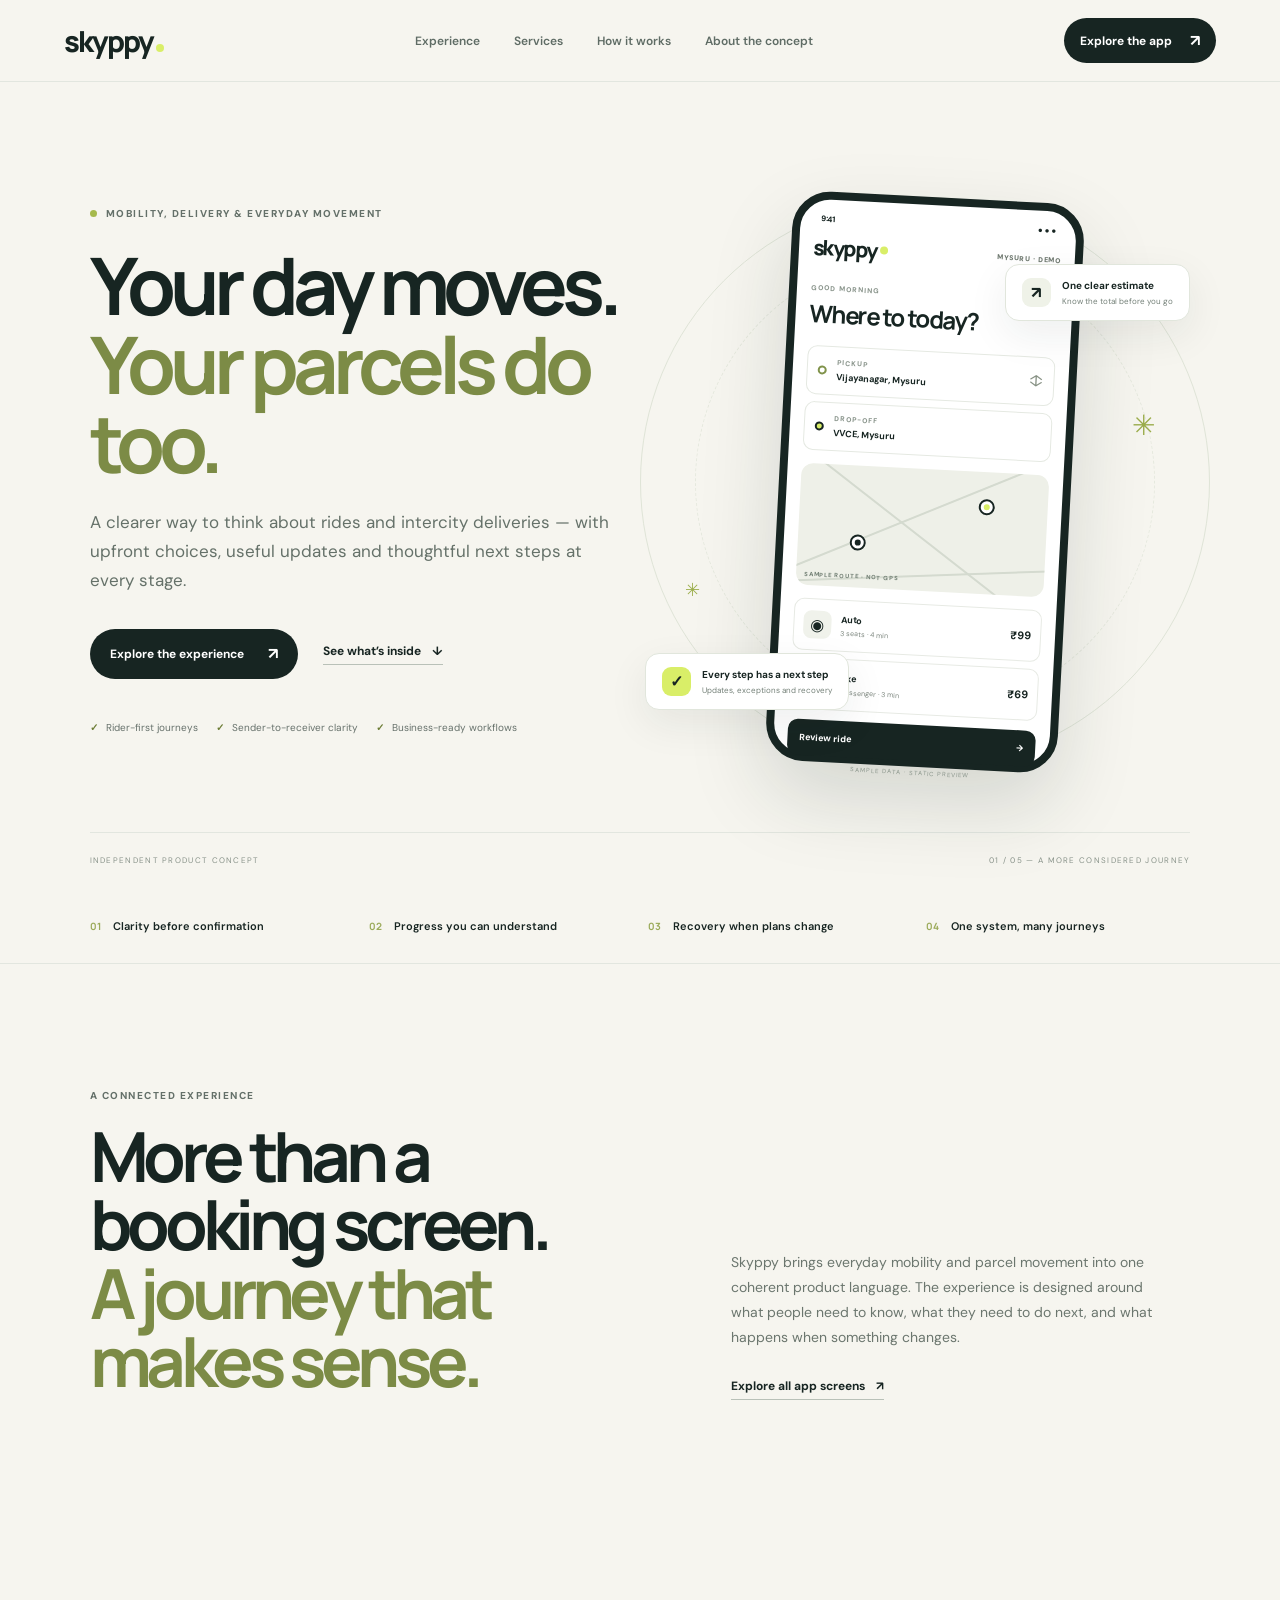
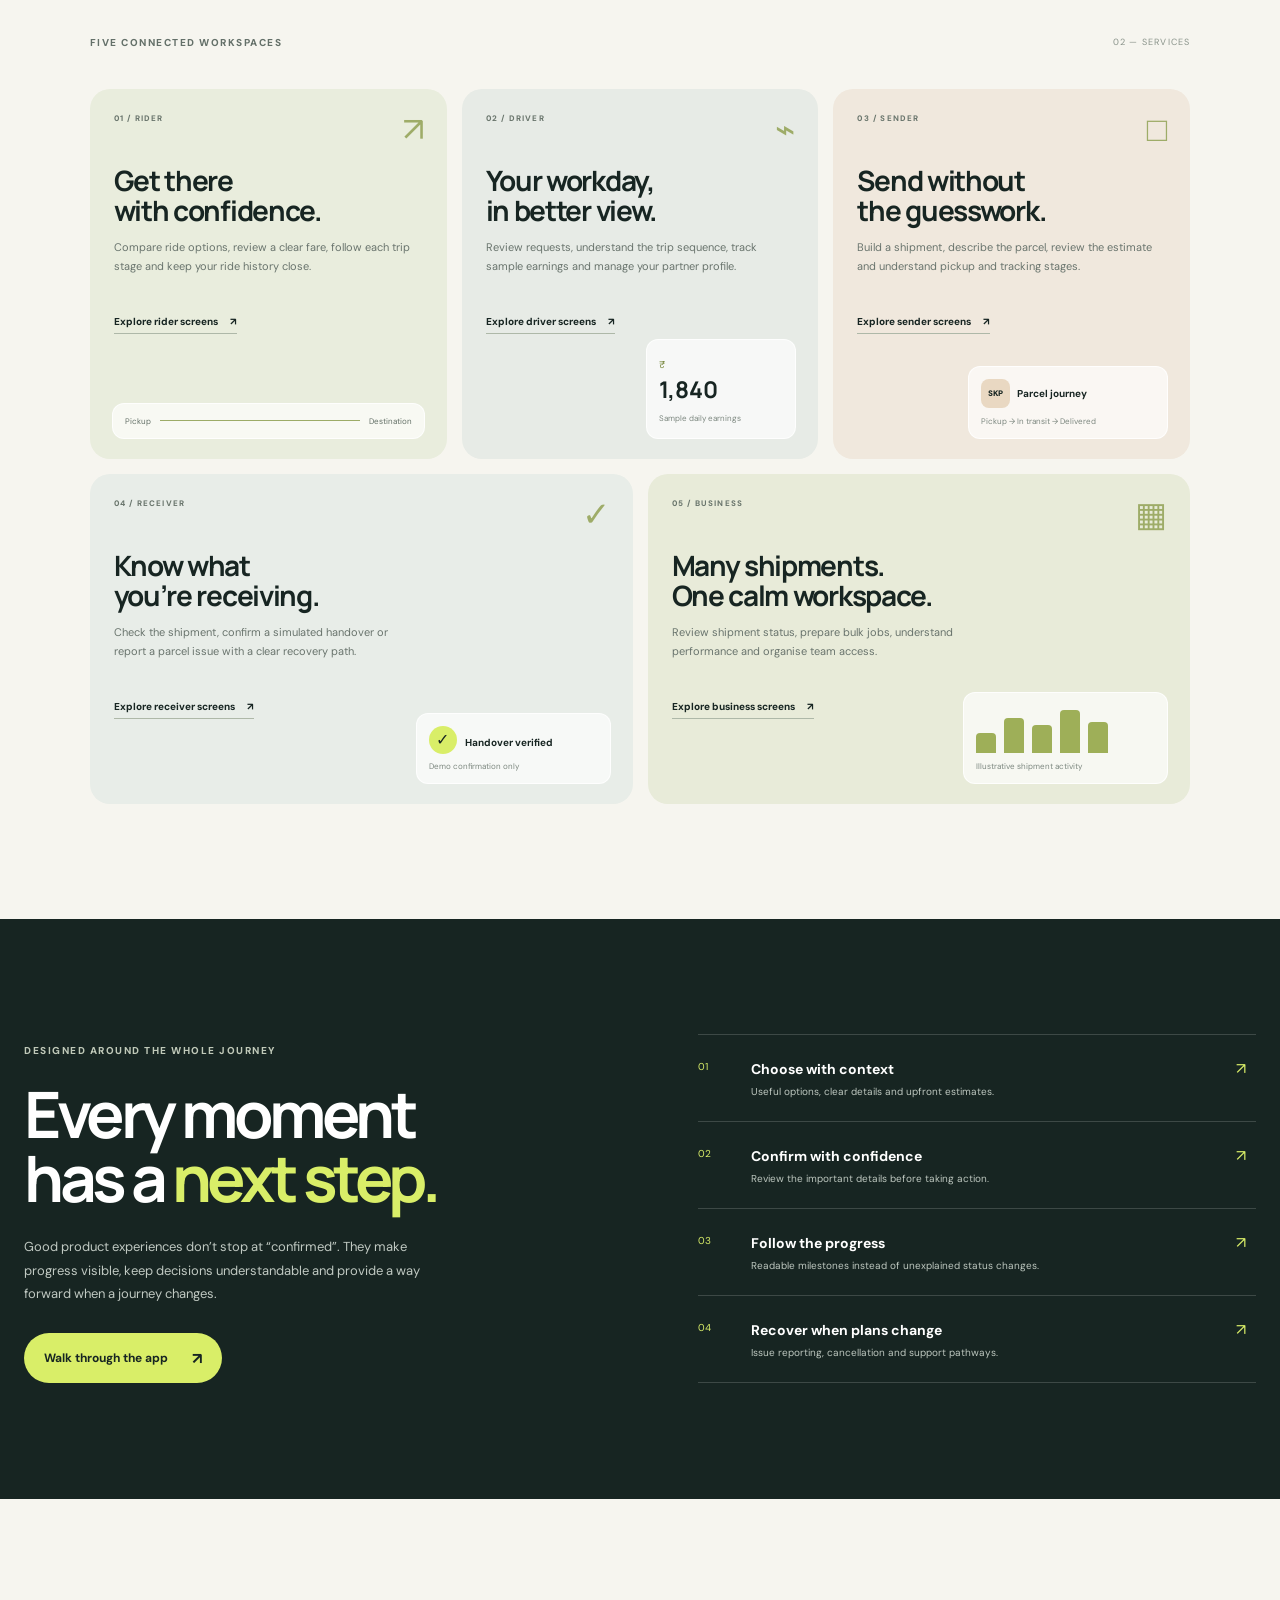
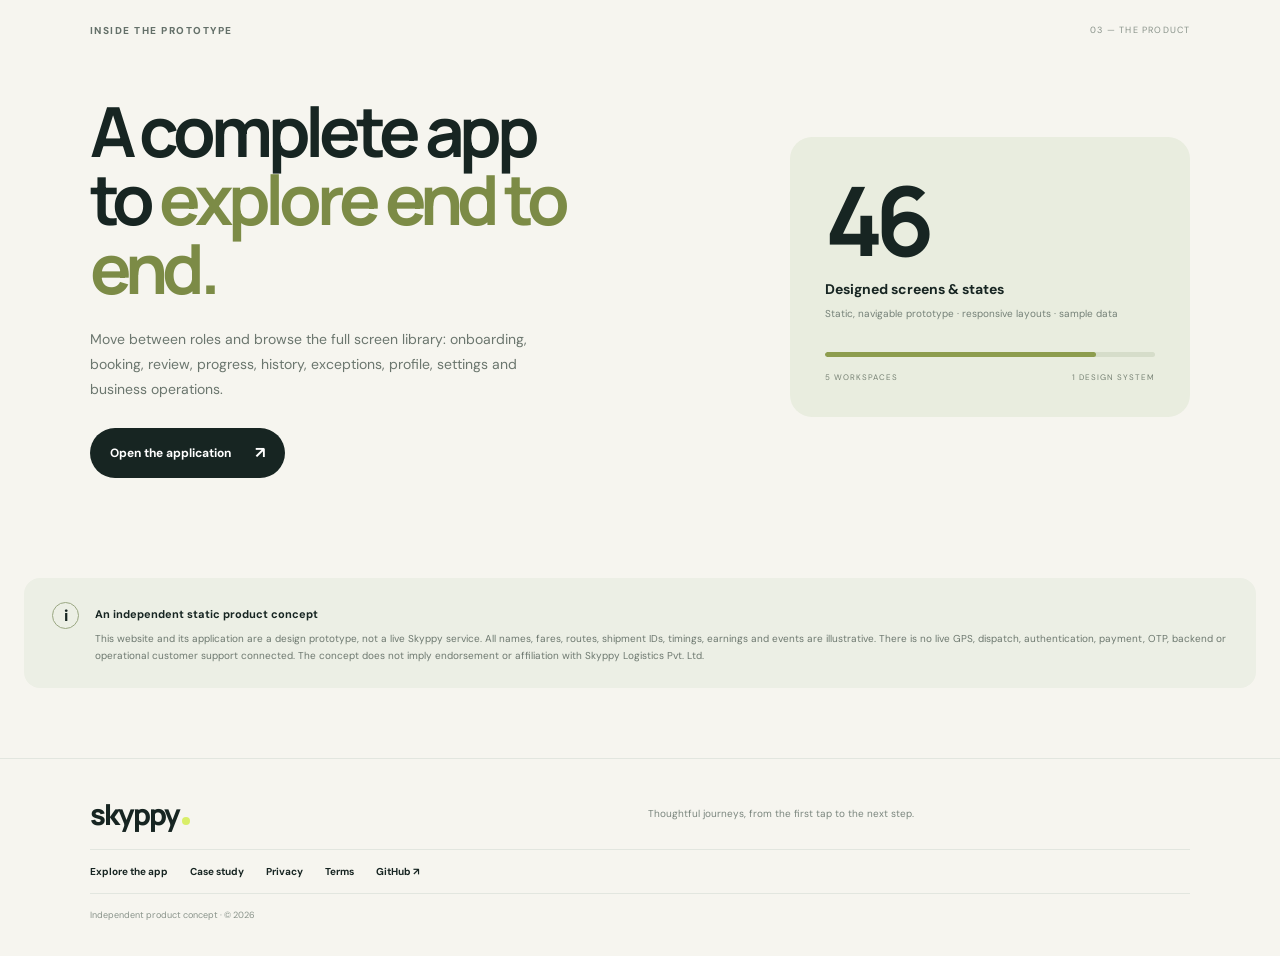
<file: index.html>
<!doctype html>
<html lang="en">
<head>
<meta charset="utf-8"><meta name="viewport" content="width=device-width,initial-scale=1">
<meta name="theme-color" content="#172522">
<meta name="description" content="Explore Skyppy, an independent mobility and intercity logistics product concept. Browse a polished landing page and a complete static app prototype for riders, drivers, senders, receivers and businesses.">
<meta property="og:title" content="Skyppy — Move with more clarity">
<meta property="og:description" content="One considered experience for everyday rides and parcel journeys. Explore the product and its complete static app prototype.">
<meta property="og:type" content="website">
<link rel="icon" type="image/svg+xml" href="/favicon.svg"><link rel="stylesheet" href="/site.css">
<title>Skyppy — Move with more clarity</title>
</head>
<body>
<a class="skip-link" href="#main">Skip to content</a>
<header class="site-header">
  <a class="wordmark" href="/" aria-label="Skyppy home">skyppy<span></span></a>
  <nav aria-label="Main navigation"><a href="#experience">Experience</a><a href="#services">Services</a><a href="#how">How it works</a><a href="#about">About the concept</a></nav>
  <a class="header-cta" href="/app/?screen=welcome">Explore the app <span>↗</span></a>
</header>
<main id="main">
<section class="hero">
  <div class="hero-copy">
    <p class="eyebrow"><span class="eyebrow-dot"></span> Mobility, delivery & everyday movement</p>
    <h1>Your day moves.<br><em>Your parcels do too.</em></h1>
    <p class="hero-lede">A clearer way to think about rides and intercity deliveries — with upfront choices, useful updates and thoughtful next steps at every stage.</p>
    <div class="hero-actions"><a class="button button-dark" href="/app/?screen=welcome">Explore the experience <span>↗</span></a><a class="text-link" href="#experience">See what’s inside <span>↓</span></a></div>
    <div class="hero-meta"><span><i class="meta-check">✓</i> Rider-first journeys</span><span><i class="meta-check">✓</i> Sender-to-receiver clarity</span><span><i class="meta-check">✓</i> Business-ready workflows</span></div>
  </div>
  <div class="hero-art" aria-label="Illustration of the Skyppy application">
    <div class="art-orbit orbit-one"></div><div class="art-orbit orbit-two"></div><div class="art-spark spark-one">✳</div><div class="art-spark spark-two">✳</div>
    <div class="floating-label label-top"><span class="label-icon">↗</span><span><b>One clear estimate</b><small>Know the total before you go</small></span></div>
    <div class="phone">
      <div class="phone-top"><span>9:41</span><span>● ● ●</span></div>
      <div class="phone-brand">skyppy<span></span><small>MYSURU · DEMO</small></div>
      <div class="phone-greeting"><small>GOOD MORNING</small><b>Where to today?</b></div>
      <div class="phone-route"><span class="route-point"></span><div><small>PICKUP</small><b>Vijayanagar, Mysuru</b></div><span class="route-swap">↕</span></div>
      <div class="phone-route"><span class="route-point route-end"></span><div><small>DROP-OFF</small><b>VVCE, Mysuru</b></div></div>
      <div class="phone-map"><span class="map-road road-a"></span><span class="map-road road-b"></span><span class="map-road road-c"></span><i class="map-pin pin-a"></i><i class="map-pin pin-b"></i><span class="map-caption">SAMPLE ROUTE · NOT GPS</span></div>
      <div class="phone-choice"><span class="vehicle-icon">◉</span><span><b>Auto</b><small>3 seats · 4 min</small></span><strong>₹99</strong></div>
      <div class="phone-choice"><span class="vehicle-icon">⌁</span><span><b>Bike</b><small>1 passenger · 3 min</small></span><strong>₹69</strong></div>
      <div class="phone-confirm">Review ride <span>→</span></div>
      <div class="phone-foot">SAMPLE DATA · STATIC PREVIEW</div>
    </div>
    <div class="floating-label label-bottom"><span class="label-icon lime-icon">✓</span><span><b>Every step has a next step</b><small>Updates, exceptions and recovery</small></span></div>
  </div>
  <div class="hero-bottom"><span>INDEPENDENT PRODUCT CONCEPT</span><span>01 / 05 — A MORE CONSIDERED JOURNEY</span></div>
</section>
<section class="trust-strip" aria-label="Product principles"><div><b>01</b><span>Clarity before confirmation</span></div><div><b>02</b><span>Progress you can understand</span></div><div><b>03</b><span>Recovery when plans change</span></div><div><b>04</b><span>One system, many journeys</span></div></section>
<section class="section intro-section" id="experience">
  <div class="section-heading"><p class="eyebrow">A connected experience</p><h2>More than a booking screen.<br><em>A journey that makes sense.</em></h2></div>
  <div class="intro-aside"><p>Skyppy brings everyday mobility and parcel movement into one coherent product language. The experience is designed around what people need to know, what they need to do next, and what happens when something changes.</p><a class="text-link" href="/app/?screen=welcome">Explore all app screens <span>↗</span></a></div>
</section>
<section class="section service-section" id="services">
  <div class="section-topline"><p class="eyebrow">Five connected workspaces</p><span class="section-index">02 — SERVICES</span></div>
  <div class="service-grid">
    <article class="service-card service-rider"><div class="service-number">01 / RIDER</div><div class="service-symbol">↗</div><h3>Get there<br>with confidence.</h3><p>Compare ride options, review a clear fare, follow each trip stage and keep your ride history close.</p><a href="/app/?screen=ride-home">Explore rider screens <span>↗</span></a><div class="mini-ride"><span>Pickup</span><i></i><span>Destination</span></div></article>
    <article class="service-card service-driver"><div class="service-number">02 / DRIVER</div><div class="service-symbol">⌁</div><h3>Your workday,<br>in better view.</h3><p>Review requests, understand the trip sequence, track sample earnings and manage your partner profile.</p><a href="/app/?screen=driver-dashboard">Explore driver screens <span>↗</span></a><div class="driver-visual"><span>₹</span><b>1,840</b><small>Sample daily earnings</small></div></article>
    <article class="service-card service-sender"><div class="service-number">03 / SENDER</div><div class="service-symbol">□</div><h3>Send without<br>the guesswork.</h3><p>Build a shipment, describe the parcel, review the estimate and understand pickup and tracking stages.</p><a href="/app/?screen=sender-home">Explore sender screens <span>↗</span></a><div class="parcel-visual"><span>SKP</span><b>Parcel journey</b><small>Pickup → In transit → Delivered</small></div></article>
    <article class="service-card service-receiver"><div class="service-number">04 / RECEIVER</div><div class="service-symbol">✓</div><h3>Know what<br>you’re receiving.</h3><p>Check the shipment, confirm a simulated handover or report a parcel issue with a clear recovery path.</p><a href="/app/?screen=receiver-home">Explore receiver screens <span>↗</span></a><div class="receiver-visual"><span>✓</span><b>Handover verified</b><small>Demo confirmation only</small></div></article>
    <article class="service-card service-business"><div class="service-number">05 / BUSINESS</div><div class="service-symbol">▦</div><h3>Many shipments.<br>One calm workspace.</h3><p>Review shipment status, prepare bulk jobs, understand performance and organise team access.</p><a href="/app/?screen=business-dashboard">Explore business screens <span>↗</span></a><div class="business-visual"><div><i style="height:42%"></i><i style="height:72%"></i><i style="height:58%"></i><i style="height:90%"></i><i style="height:64%"></i></div><small>Illustrative shipment activity</small></div></article>
  </div>
</section>
<section class="section workflow-section" id="how">
  <div class="workflow-copy"><p class="eyebrow">Designed around the whole journey</p><h2>Every moment<br>has a <em>next step.</em></h2><p>Good product experiences don’t stop at “confirmed”. They make progress visible, keep decisions understandable and provide a way forward when a journey changes.</p><a class="button button-light" href="/app/?screen=welcome">Walk through the app <span>↗</span></a></div>
  <div class="workflow-list">
    <article><span>01</span><div><b>Choose with context</b><p>Useful options, clear details and upfront estimates.</p></div><i>↗</i></article>
    <article><span>02</span><div><b>Confirm with confidence</b><p>Review the important details before taking action.</p></div><i>↗</i></article>
    <article><span>03</span><div><b>Follow the progress</b><p>Readable milestones instead of unexplained status changes.</p></div><i>↗</i></article>
    <article><span>04</span><div><b>Recover when plans change</b><p>Issue reporting, cancellation and support pathways.</p></div><i>↗</i></article>
  </div>
</section>
<section class="section screens-section" id="about">
  <div class="section-topline"><p class="eyebrow">Inside the prototype</p><span class="section-index">03 — THE PRODUCT</span></div>
  <div class="screens-layout"><div><h2>A complete app<br>to <em>explore end to end.</em></h2><p>Move between roles and browse the full screen library: onboarding, booking, review, progress, history, exceptions, profile, settings and business operations.</p><a class="button button-dark" href="/app/?screen=welcome">Open the application <span>↗</span></a></div><div class="screen-count"><strong>46</strong><b>Designed screens & states</b><small>Static, navigable prototype · responsive layouts · sample data</small><div class="screen-count-line"><i></i></div><div class="count-foot"><span>5 WORKSPACES</span><span>1 DESIGN SYSTEM</span></div></div></div>
</section>
<section class="disclosure"><div class="disclosure-mark">i</div><div><b>An independent static product concept</b><p>This website and its application are a design prototype, not a live Skyppy service. All names, fares, routes, shipment IDs, timings, earnings and events are illustrative. There is no live GPS, dispatch, authentication, payment, OTP, backend or operational customer support connected. The concept does not imply endorsement or affiliation with Skyppy Logistics Pvt. Ltd.</p></div></section>
</main>
<footer class="site-footer"><a class="wordmark" href="/">skyppy<span></span></a><p>Thoughtful journeys, from the first tap to the next step.</p><div class="footer-links"><a href="/app/?screen=welcome">Explore the app</a><a href="/case-study.html">Case study</a><a href="/privacy.html">Privacy</a><a href="/terms.html">Terms</a><a href="https://github.com/PSP-YN/Skyppy-Ride-Courier-Experience" target="_blank" rel="noreferrer">GitHub ↗</a></div><small>Independent product concept · © 2026</small></footer>
<script src="/site.js" defer></script></body></html>
</file>
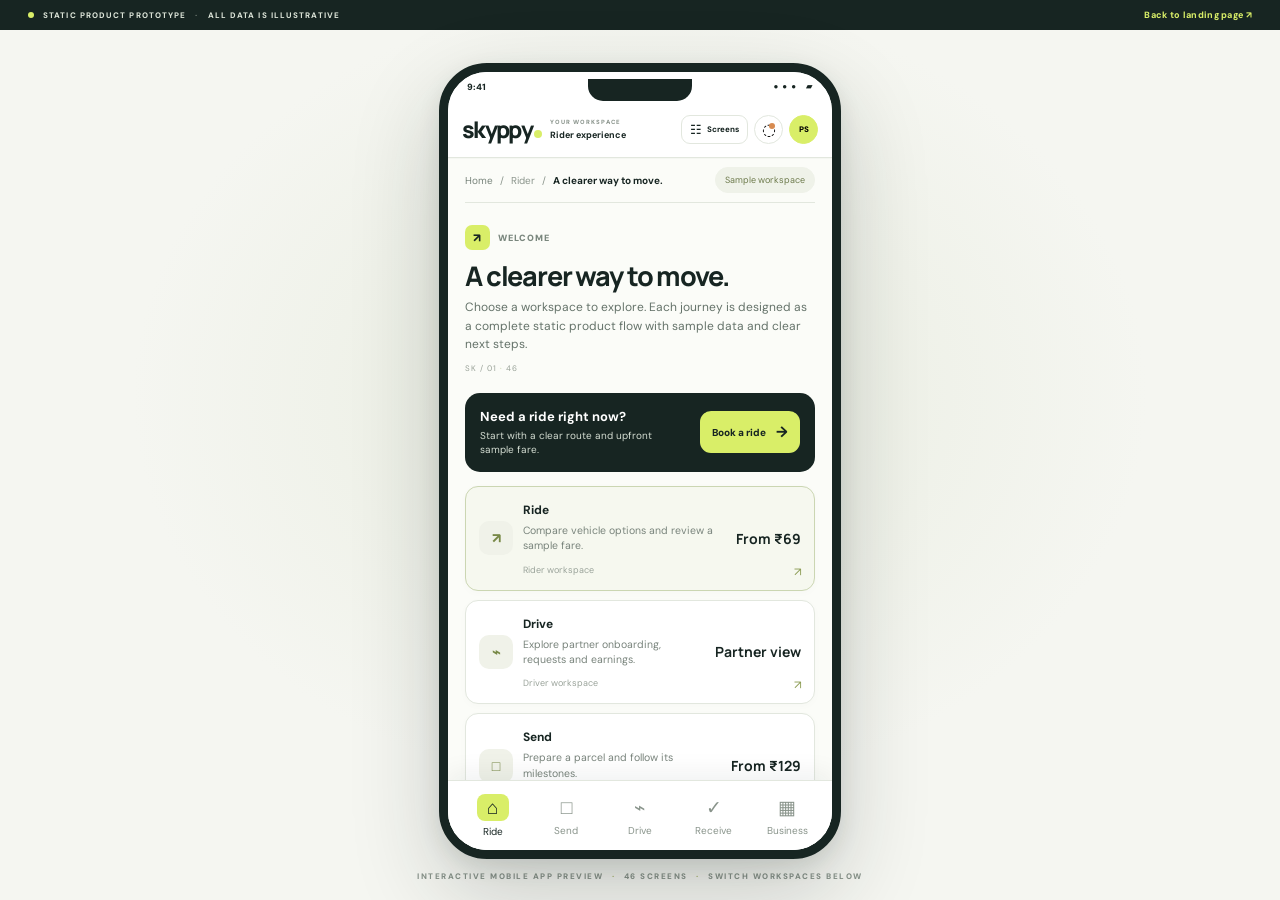
<file: app/index.html>
<!doctype html>
<html lang="en">
<head><meta charset="utf-8"><meta name="viewport" content="width=device-width,initial-scale=1"><meta name="theme-color" content="#172522"><meta name="description" content="Explore the Skyppy mobile product concept across rider, driver, sender, receiver and business journeys."><link rel="icon" type="image/svg+xml" href="/favicon.svg"><link rel="stylesheet" href="/app/app.css"><link rel="stylesheet" href="/app/ux.css"><title>Skyppy App — Experience prototype</title></head>
<body>
<a class="skip" href="#screenContent">Skip to application content</a>
<div class="demo-banner"><span class="demo-dot"></span> STATIC PRODUCT PROTOTYPE <span class="demo-divider">·</span> ALL DATA IS ILLUSTRATIVE <a href="/">Back to landing page ↗</a></div>
<div class="device-stage"><div class="phone-device" aria-label="Skyppy mobile application preview"><div class="device-status"><span>9:41</span><span>● ● ●　▰</span></div>
<header class="app-header">
  <a class="app-brand" href="/" aria-label="Skyppy landing page">skyppy<span></span></a>
  <div class="app-context"><small>YOUR WORKSPACE</small><strong id="workspaceName">Rider experience</strong></div>
  <nav class="role-switch" aria-label="Choose workspace">
    <button data-role="rider" class="active">Ride</button><button data-role="driver">Drive</button><button data-role="sender">Send</button><button data-role="receiver">Receive</button><button data-role="business">Business</button>
  </nav>
  <div class="header-actions"><button id="screenMenuButton" class="screen-menu-button" aria-expanded="false" aria-controls="screenNavigation">☷ <span>Screens</span></button><button id="notificationsButton" class="icon-button" aria-label="Open notifications">◌<i></i></button><button id="profileButton" class="avatar-button" aria-label="Open profile">PS</button><a class="exit-link" href="/">Exit app ↗</a></div>
</header>
<div class="app-layout">
  <aside class="app-sidebar">
    <div class="sidebar-top"><span class="sidebar-label">WORKSPACE MENU</span><span class="demo-chip">DEMO</span></div>
    <nav id="screenNavigation" aria-label="Application screens"></nav>
    <div class="sidebar-bottom"><div class="sample-card"><span class="sample-icon">✳</span><b>Built for clarity.</b><p>Every screen is a static preview. No real bookings or transactions are created.</p></div><button data-go="settings" class="sidebar-utility">⚙ Settings</button><button data-go="help" class="sidebar-utility">? Help & support</button></div>
  </aside>
  <main class="app-main" id="screenContent" tabindex="-1">
    <div class="screen-toolbar"><div class="breadcrumbs"><a href="/">Home</a><span>/</span><span id="crumbRole">Rider</span><span>/</span><b id="crumbScreen">Overview</b></div><div class="toolbar-right"><span class="location-chip"><i></i> Mysuru, India</span><span class="sample-chip">Sample workspace</span></div></div>
    <div id="screenMount" aria-live="polite"></div>
    <footer class="app-footer"><span>SKYPPY · INDEPENDENT STATIC CONCEPT</span><span><a href="/case-study.html">Case study</a> · <a href="/privacy.html">Privacy</a> · <a href="/terms.html">Terms</a></span></footer>
  </main>
</div>
<nav class="mobile-rolebar" aria-label="Switch app workspace"><button data-role="rider" class="active"><b>⌂</b><span>Ride</span></button><button data-role="sender"><b>□</b><span>Send</span></button><button data-role="driver"><b>⌁</b><span>Drive</span></button><button data-role="receiver"><b>✓</b><span>Receive</span></button><button data-role="business"><b>▦</b><span>Business</span></button></nav>
</div><p class="device-caption">INTERACTIVE MOBILE APP PREVIEW <span>·</span> 46 SCREENS <span>·</span> SWITCH WORKSPACES BELOW</p></div>
<div id="toast" class="toast" role="status" aria-live="polite" hidden></div>
<div id="modal" class="modal-backdrop" hidden><section class="modal" role="dialog" aria-modal="true" aria-labelledby="modalTitle"><button class="modal-close" id="modalClose" aria-label="Close dialog">×</button><p class="eyebrow">DEMO ACTION</p><h2 id="modalTitle">Preview action</h2><p id="modalBody">This is a local prototype action.</p><div class="modal-actions"><button class="button button-outline" id="modalCancel">Close</button><button class="button button-primary" id="modalConfirm">Continue</button></div></section></div>
<script src="/app/app.js" defer></script>
<script src="/app/ux.js" defer></script>
</body></html>
</file>
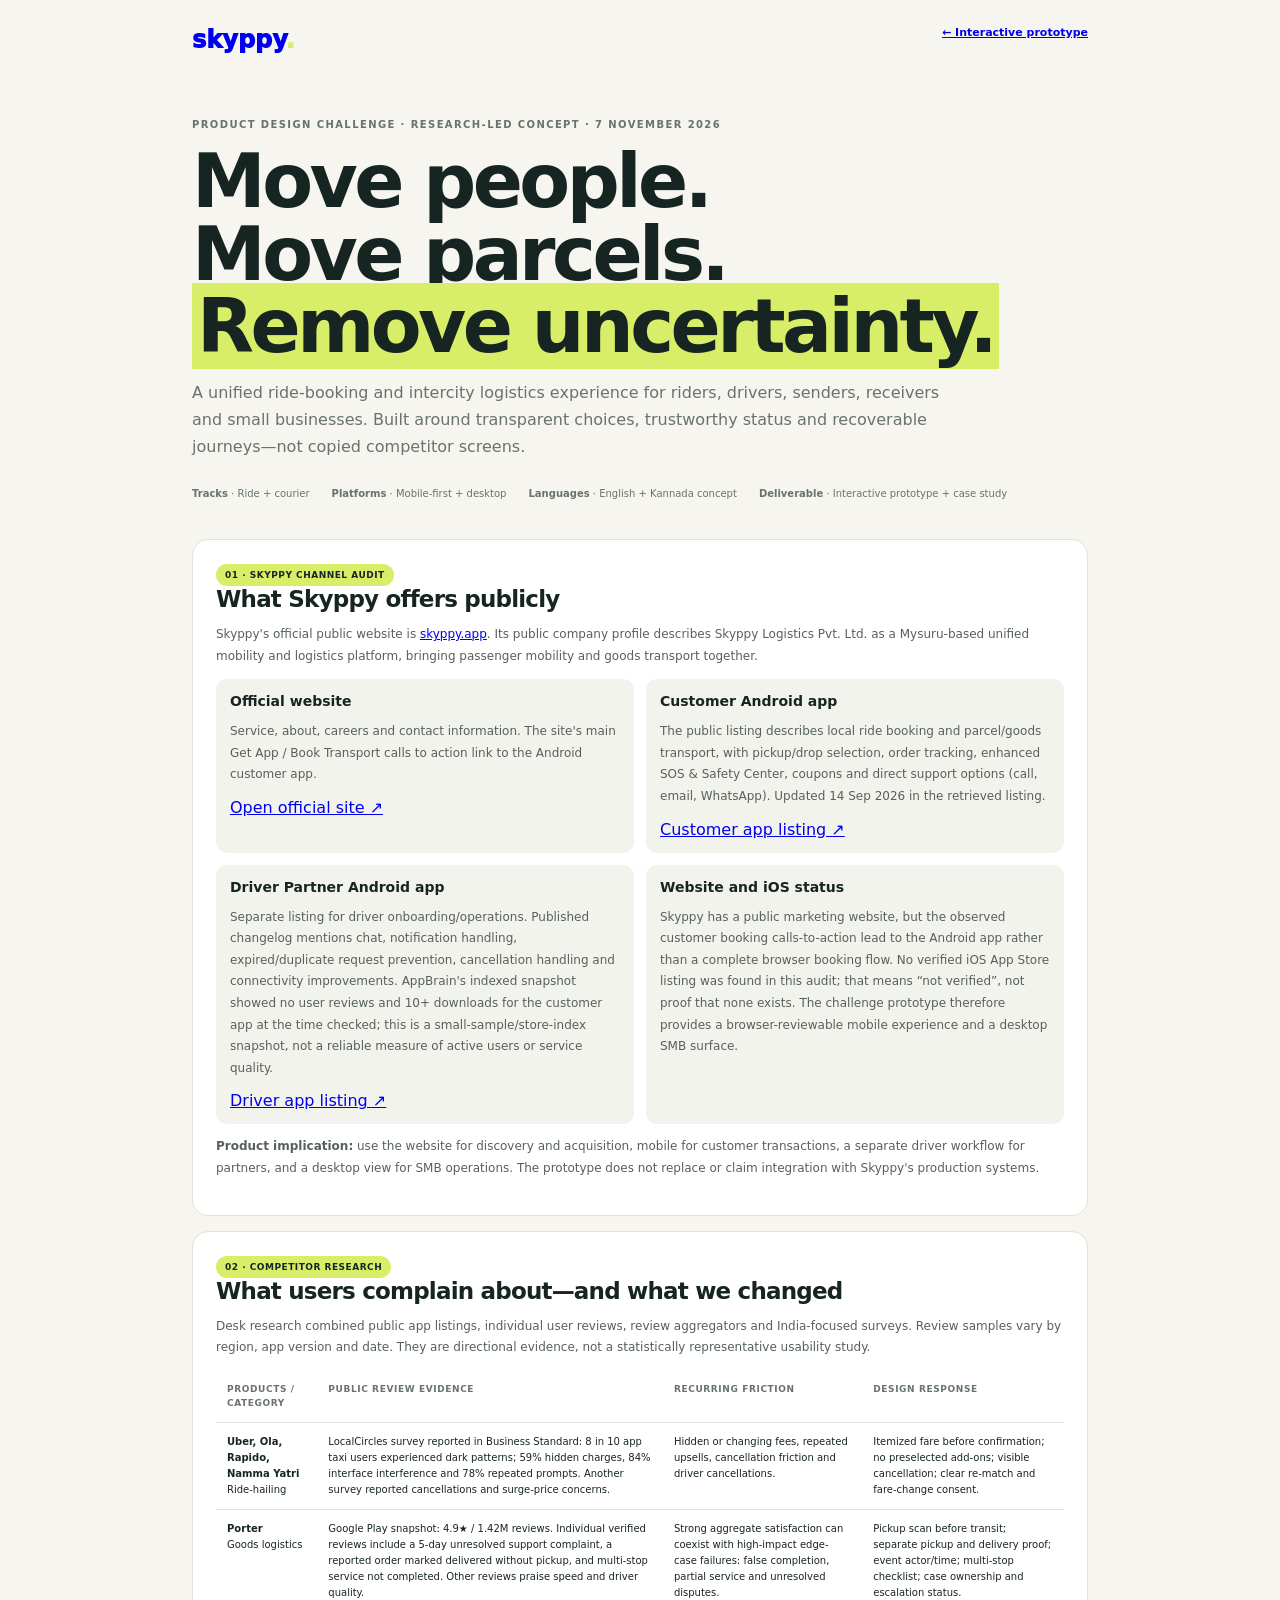
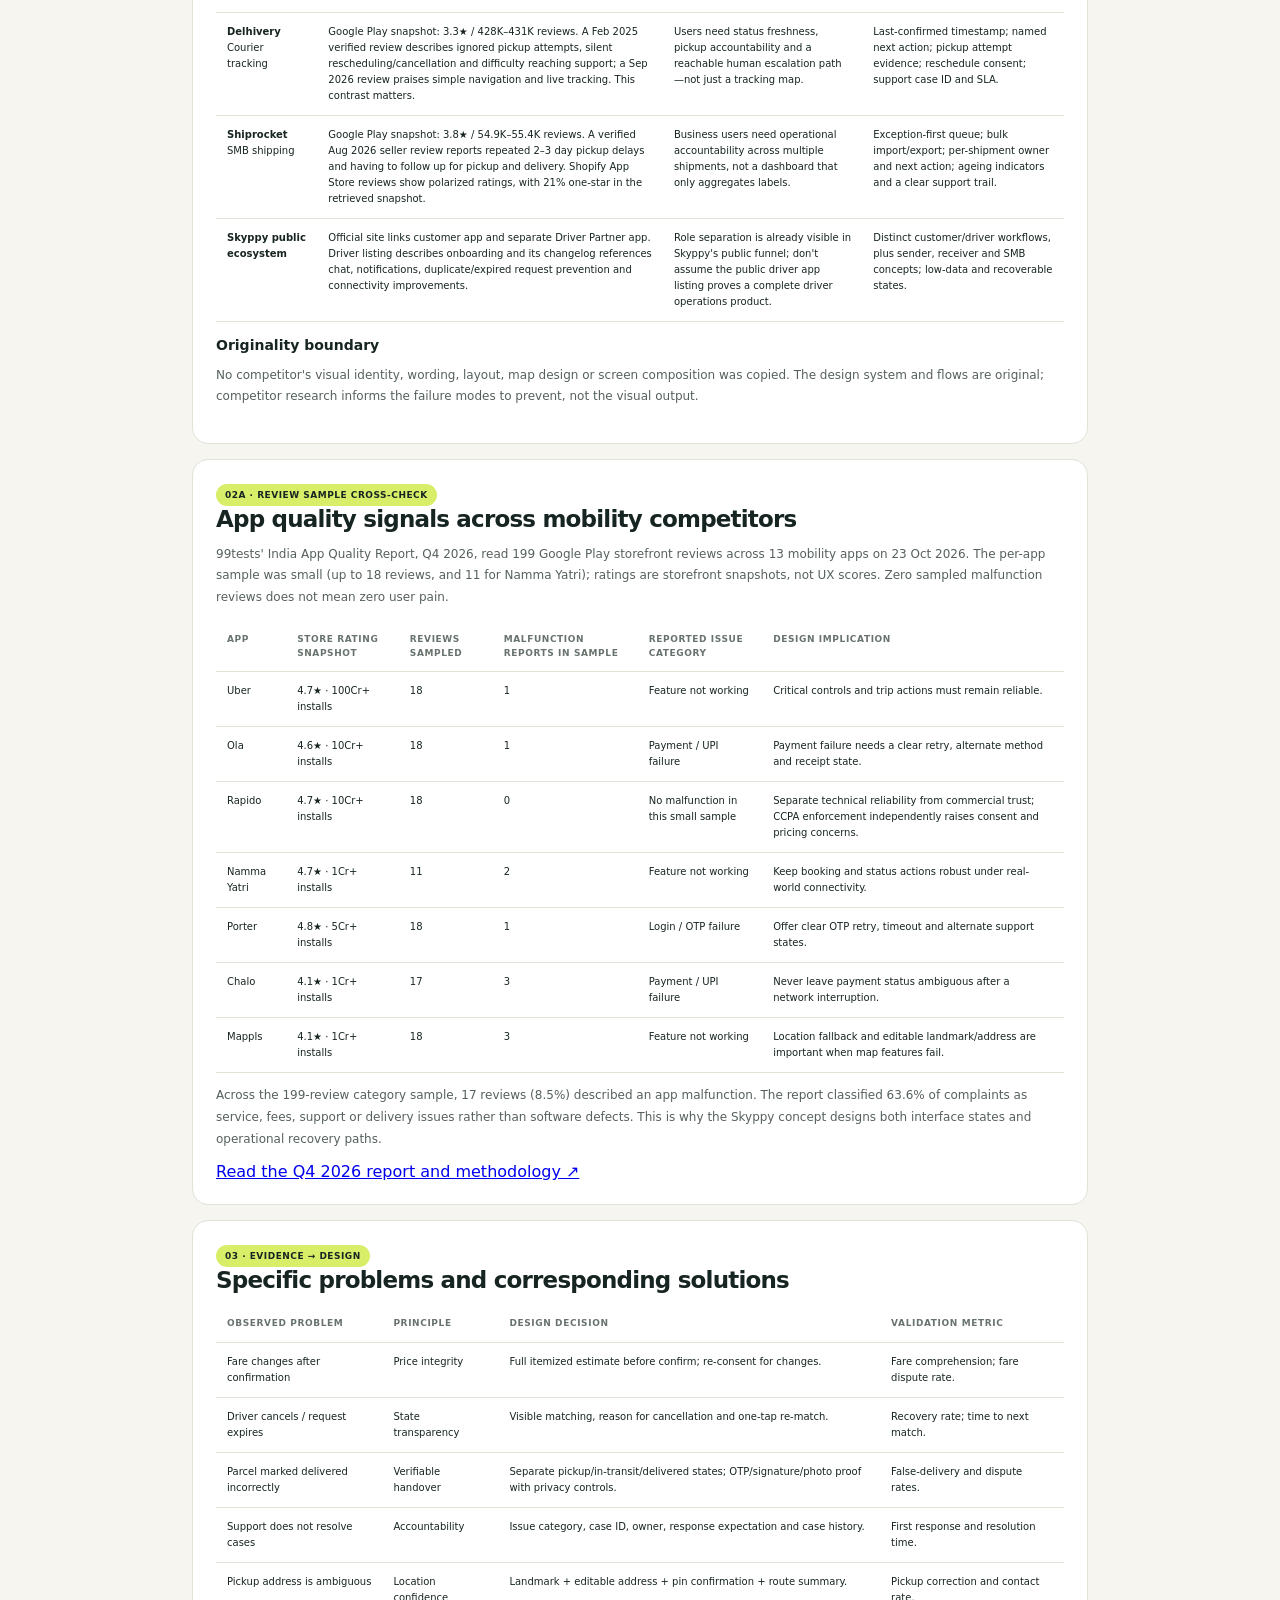
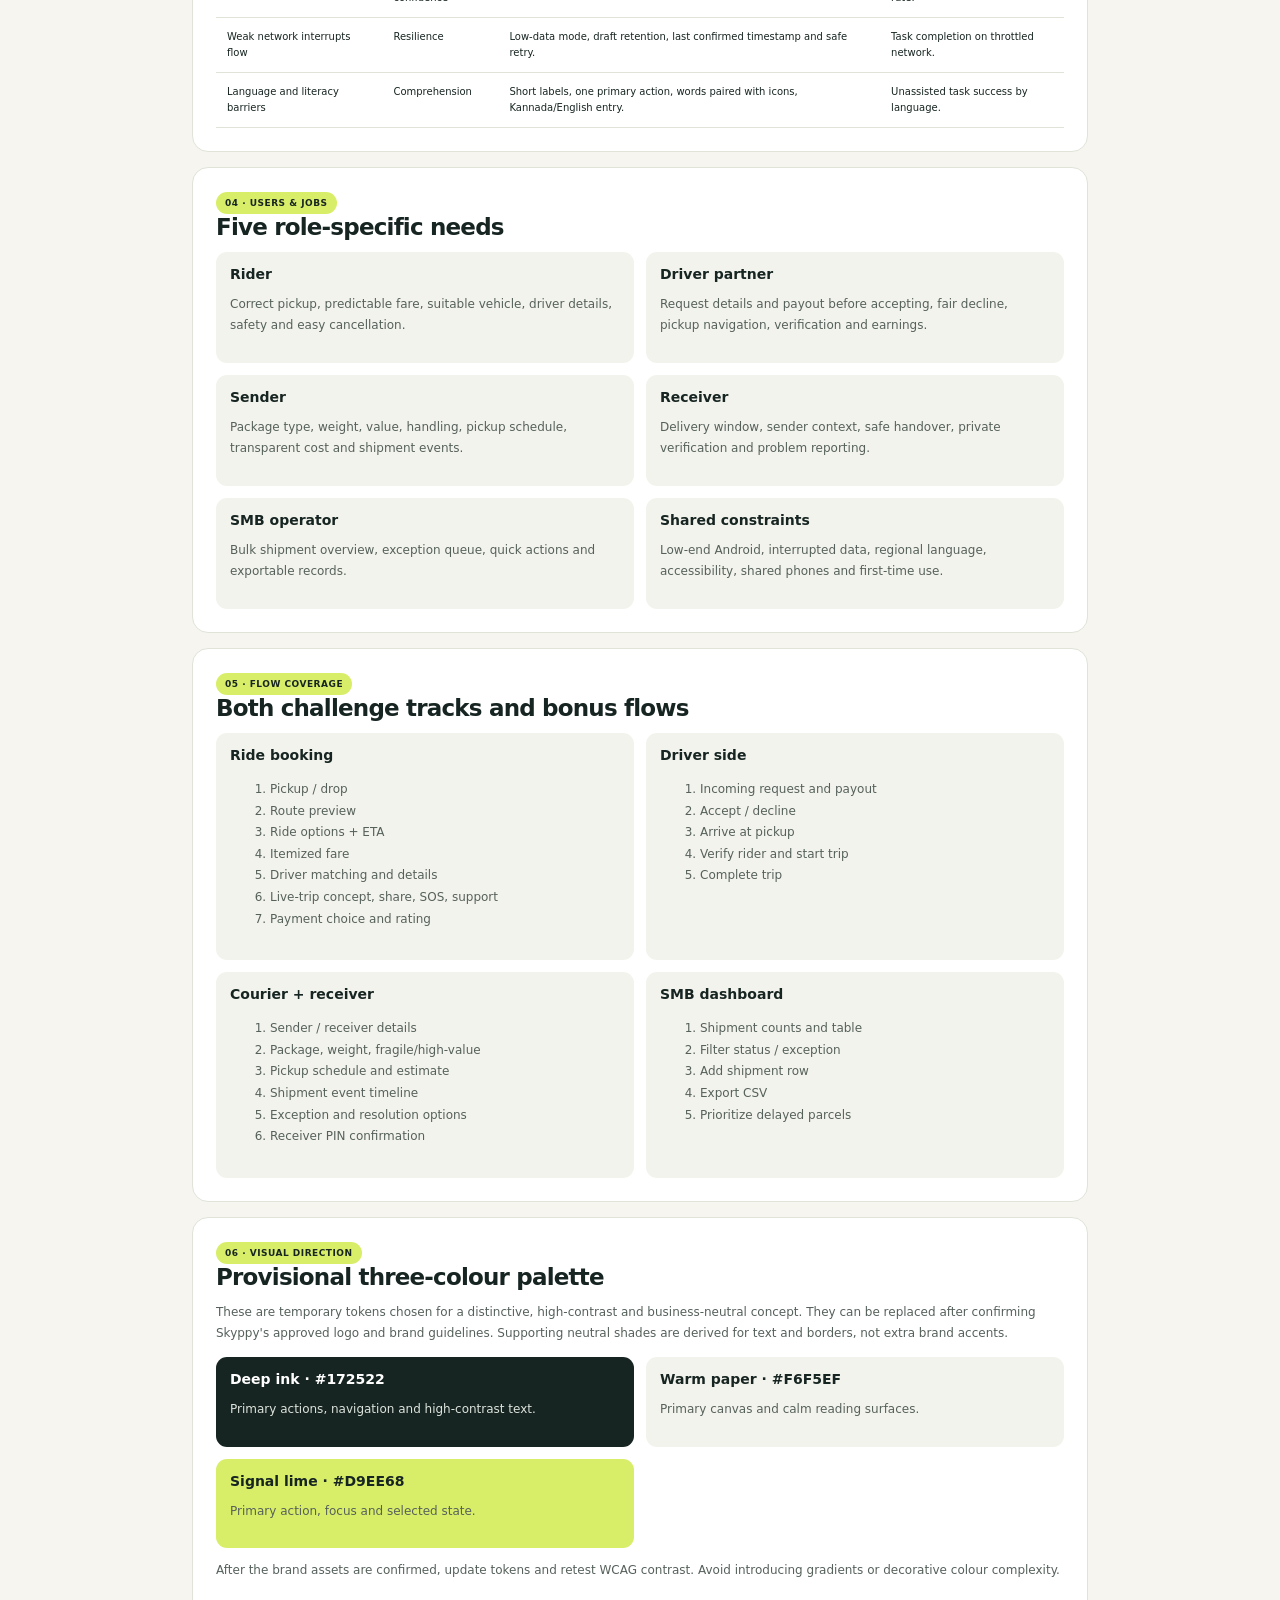
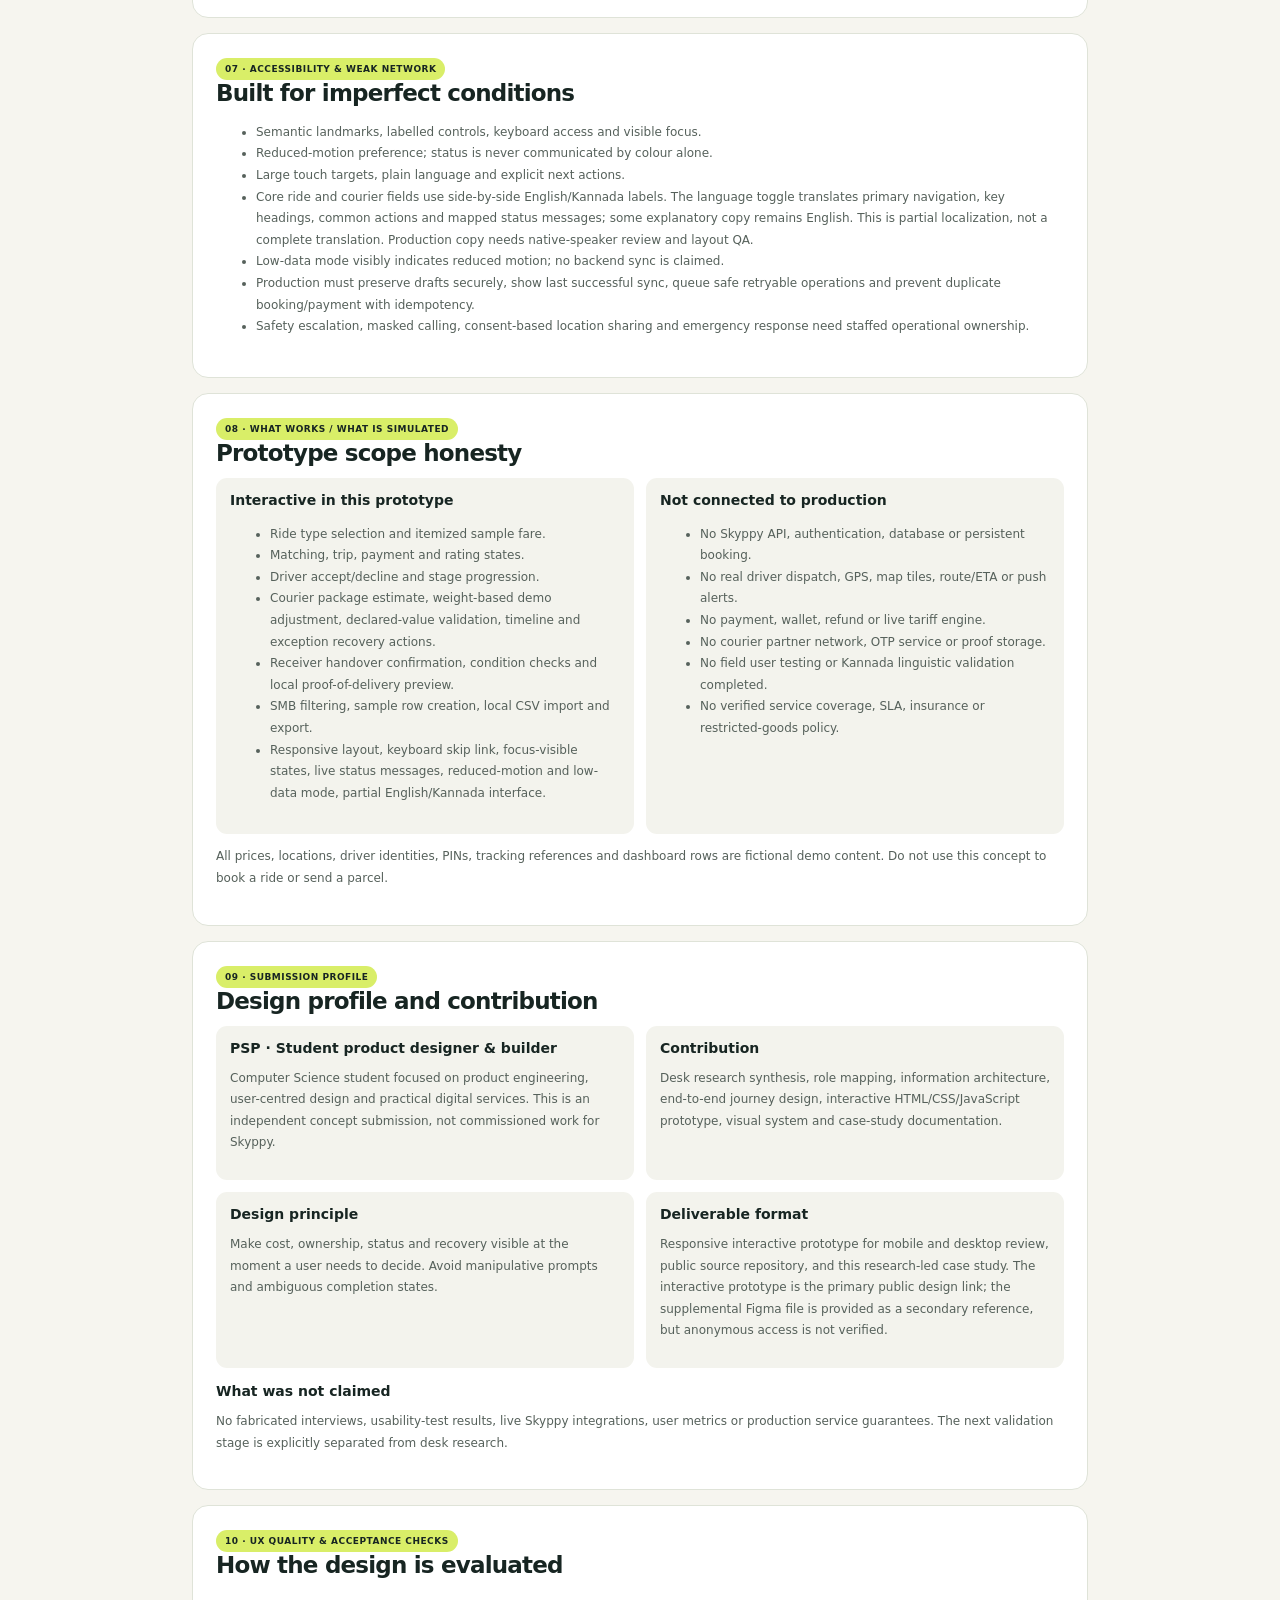
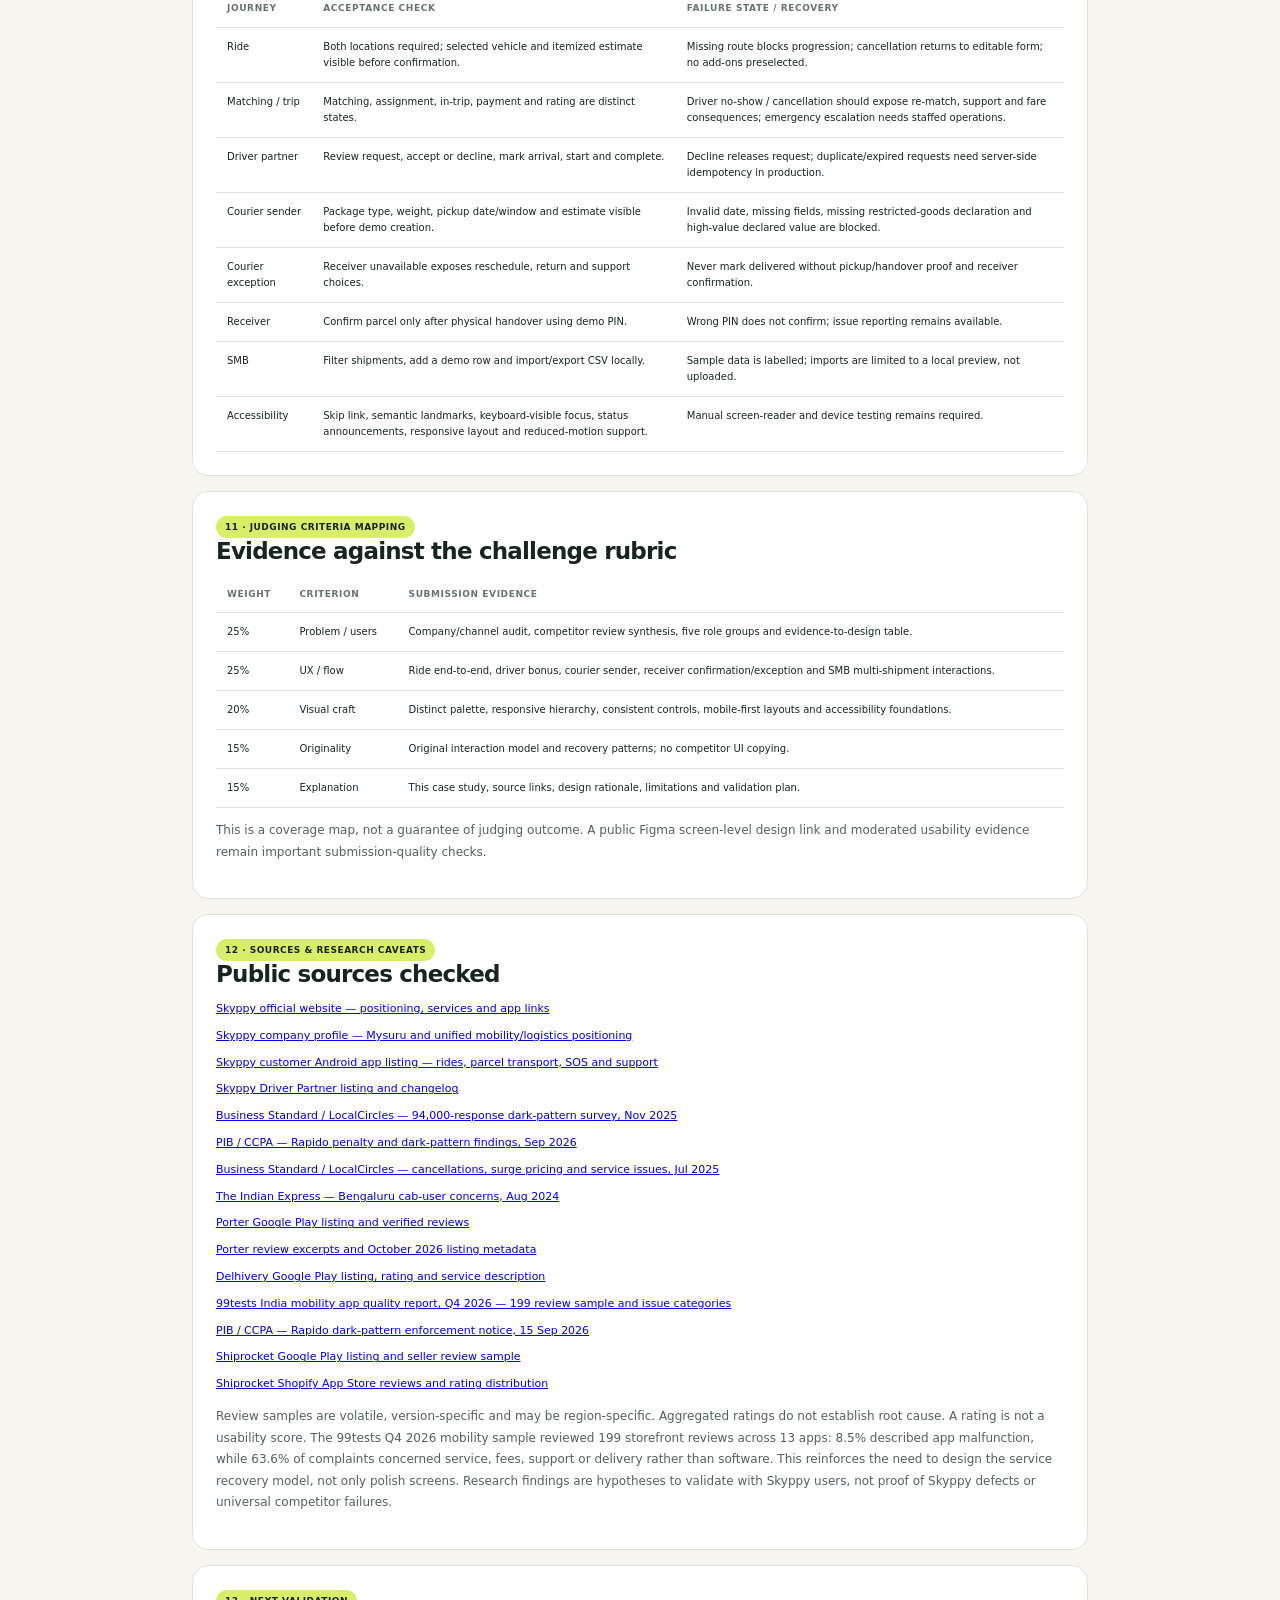
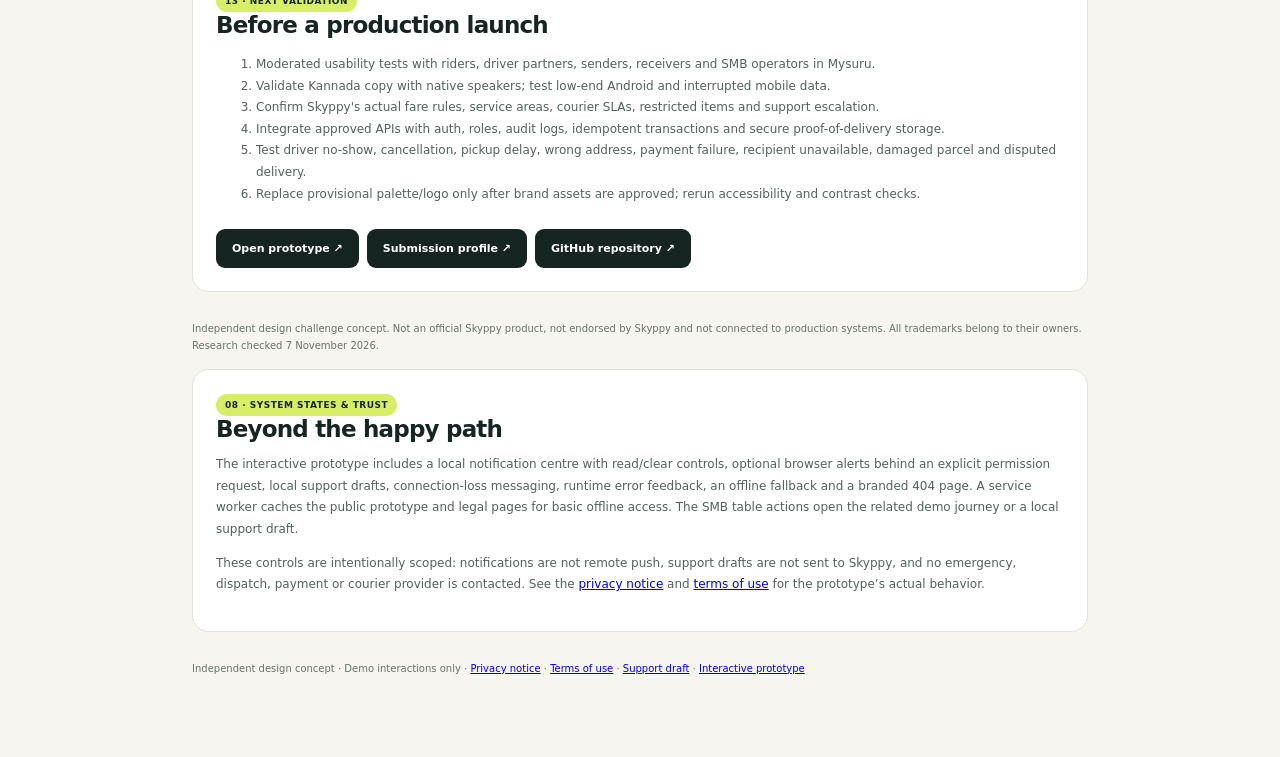
<file: case-study.html>
<!doctype html><html lang="en"><head><meta charset="utf-8"><meta name="viewport" content="width=device-width,initial-scale=1"><meta name="description" content="Research-led UI/UX case study for Skyppy mobility and intercity logistics. Competitor review synthesis, user journeys, accessibility, prototype and judging rubric."><meta property="og:title" content="Skyppy — Research-led UX case study"><meta property="og:description" content="A complete ride and courier design concept backed by public app review evidence."><link rel="icon" type="image/svg+xml" href="/favicon.svg"><title>Skyppy — Research-led UX case study</title><style>
:root{--ink:#172522;--paper:#f6f5ef;--lime:#d9ee68;--muted:#68736d;--line:#dfe3d8;font-family:Inter,system-ui,sans-serif}*{box-sizing:border-box}body{margin:0;background:var(--paper);color:var(--ink)}.w{max-width:940px;margin:auto;padding:26px 22px 80px}.top{display:flex;justify-content:space-between}.logo{font-size:24px;font-weight:950;text-decoration:none}.back{font-size:11px;font-weight:800}.eyebrow{font-size:10px;letter-spacing:1.4px;text-transform:uppercase;color:var(--muted);font-weight:900;margin-top:65px}h1{font-size:clamp(42px,7vw,74px);line-height:.98;letter-spacing:-3.5px;margin:15px 0}h1 em{font-style:normal;background:var(--lime);padding:0 5px}.lead{font-size:16px;line-height:1.7;color:var(--muted);max-width:760px}.meta{display:flex;gap:22px;flex-wrap:wrap;color:var(--muted);font-size:10px;margin:28px 0 40px}.box{background:white;border:1px solid var(--line);border-radius:16px;padding:23px;margin:15px 0}.box h2{font-size:23px;letter-spacing:-.8px;margin:0 0 12px}.box h3{font-size:14px;margin:15px 0 6px}.box p,.box li{font-size:12px;line-height:1.8;color:#56615b}.grid{display:grid;grid-template-columns:1fr 1fr;gap:12px}.tile{background:#f3f3ed;border-radius:11px;padding:14px}.tile h3{margin:0 0 5px}.tag{display:inline-block;background:var(--lime);border-radius:30px;padding:6px 9px;font-size:9px;font-weight:900;letter-spacing:.5px}.table{overflow:auto}table{width:100%;border-collapse:collapse;min-width:650px}th,td{padding:11px;border-bottom:1px solid var(--line);text-align:left;vertical-align:top;font-size:10px;line-height:1.6}th{color:var(--muted);font-size:9px;text-transform:uppercase;letter-spacing:.6px}.sources a{display:block;font-size:11px;line-height:1.8;margin:7px 0;overflow-wrap:anywhere}.cta{display:inline-block;background:var(--ink);color:white;text-decoration:none;padding:13px 16px;border-radius:9px;font-size:11px;font-weight:850;margin:8px 8px 0 0}.foot{font-size:10px;color:var(--muted);line-height:1.7;margin-top:28px}@media(max-width:620px){.grid{grid-template-columns:1fr}.box{padding:17px}h1{letter-spacing:-2px}}
</style></head><body><main class="w"><div class="top"><a class="logo" href="/">skyppy<span style="color:#d9ee68">.</span></a><a class="back" href="/">← Interactive prototype</a></div><div class="eyebrow">Product design challenge · Research-led concept · 7 November 2026</div><h1>Move people.<br>Move parcels.<br><em>Remove uncertainty.</em></h1><p class="lead">A unified ride-booking and intercity logistics experience for riders, drivers, senders, receivers and small businesses. Built around transparent choices, trustworthy status and recoverable journeys—not copied competitor screens.</p><div class="meta"><span><b>Tracks</b> · Ride + courier</span><span><b>Platforms</b> · Mobile-first + desktop</span><span><b>Languages</b> · English + Kannada concept</span><span><b>Deliverable</b> · Interactive prototype + case study</span></div>
<section class="box"><span class="tag">01 · SKYPPY CHANNEL AUDIT</span><h2>What Skyppy offers publicly</h2><p>Skyppy's official public website is <a href="https://www.skyppy.app/" target="_blank" rel="noopener">skyppy.app</a>. Its public company profile describes Skyppy Logistics Pvt. Ltd. as a Mysuru-based unified mobility and logistics platform, bringing passenger mobility and goods transport together.</p><div class="grid"><div class="tile"><h3>Official website</h3><p>Service, about, careers and contact information. The site's main Get App / Book Transport calls to action link to the Android customer app.</p><a href="https://www.skyppy.app/" target="_blank">Open official site ↗</a></div><div class="tile"><h3>Customer Android app</h3><p>The public listing describes local ride booking and parcel/goods transport, with pickup/drop selection, order tracking, enhanced SOS & Safety Center, coupons and direct support options (call, email, WhatsApp). Updated 14 Sep 2026 in the retrieved listing.</p><a href="https://play.google.com/store/apps/details?hl=en_US&id=com.skyppylogistics.skyppyapp" target="_blank">Customer app listing ↗</a></div><div class="tile"><h3>Driver Partner Android app</h3><p>Separate listing for driver onboarding/operations. Published changelog mentions chat, notification handling, expired/duplicate request prevention, cancellation handling and connectivity improvements. AppBrain's indexed snapshot showed no user reviews and 10+ downloads for the customer app at the time checked; this is a small-sample/store-index snapshot, not a reliable measure of active users or service quality.</p><a href="https://play.google.com/store/apps/details?id=com.skyppylogistics.driverpartner" target="_blank">Driver app listing ↗</a></div><div class="tile"><h3>Website and iOS status</h3><p>Skyppy has a public marketing website, but the observed customer booking calls-to-action lead to the Android app rather than a complete browser booking flow. No verified iOS App Store listing was found in this audit; that means “not verified”, not proof that none exists. The challenge prototype therefore provides a browser-reviewable mobile experience and a desktop SMB surface.</p></div></div><p><b>Product implication:</b> use the website for discovery and acquisition, mobile for customer transactions, a separate driver workflow for partners, and a desktop view for SMB operations. The prototype does not replace or claim integration with Skyppy's production systems.</p></section>
<section class="box"><span class="tag">02 · COMPETITOR RESEARCH</span><h2>What users complain about—and what we changed</h2><p>Desk research combined public app listings, individual user reviews, review aggregators and India-focused surveys. Review samples vary by region, app version and date. They are directional evidence, not a statistically representative usability study.</p><div class="table"><table><thead><tr><th>Products / category</th><th>Public review evidence</th><th>Recurring friction</th><th>Design response</th></tr></thead><tbody>
<tr><td><b>Uber, Ola, Rapido, Namma Yatri</b><br>Ride-hailing</td><td>LocalCircles survey reported in Business Standard: 8 in 10 app taxi users experienced dark patterns; 59% hidden charges, 84% interface interference and 78% repeated prompts. Another survey reported cancellations and surge-price concerns.</td><td>Hidden or changing fees, repeated upsells, cancellation friction and driver cancellations.</td><td>Itemized fare before confirmation; no preselected add-ons; visible cancellation; clear re-match and fare-change consent.</td></tr>
<tr><td><b>Porter</b><br>Goods logistics</td><td>Google Play snapshot: 4.9★ / 1.42M reviews. Individual verified reviews include a 5-day unresolved support complaint, a reported order marked delivered without pickup, and multi-stop service not completed. Other reviews praise speed and driver quality.</td><td>Strong aggregate satisfaction can coexist with high-impact edge-case failures: false completion, partial service and unresolved disputes.</td><td>Pickup scan before transit; separate pickup and delivery proof; event actor/time; multi-stop checklist; case ownership and escalation status.</td></tr>
<tr><td><b>Delhivery</b><br>Courier tracking</td><td>Google Play snapshot: 3.3★ / 428K–431K reviews. A Feb 2025 verified review describes ignored pickup attempts, silent rescheduling/cancellation and difficulty reaching support; a Sep 2026 review praises simple navigation and live tracking. This contrast matters.</td><td>Users need status freshness, pickup accountability and a reachable human escalation path—not just a tracking map.</td><td>Last-confirmed timestamp; named next action; pickup attempt evidence; reschedule consent; support case ID and SLA.</td></tr>
<tr><td><b>Shiprocket</b><br>SMB shipping</td><td>Google Play snapshot: 3.8★ / 54.9K–55.4K reviews. A verified Aug 2026 seller review reports repeated 2–3 day pickup delays and having to follow up for pickup and delivery. Shopify App Store reviews show polarized ratings, with 21% one-star in the retrieved snapshot.</td><td>Business users need operational accountability across multiple shipments, not a dashboard that only aggregates labels.</td><td>Exception-first queue; bulk import/export; per-shipment owner and next action; ageing indicators and a clear support trail.</td></tr>
<tr><td><b>Skyppy public ecosystem</b></td><td>Official site links customer app and separate Driver Partner app. Driver listing describes onboarding and its changelog references chat, notifications, duplicate/expired request prevention and connectivity improvements.</td><td>Role separation is already visible in Skyppy's public funnel; don't assume the public driver app listing proves a complete driver operations product.</td><td>Distinct customer/driver workflows, plus sender, receiver and SMB concepts; low-data and recoverable states.</td></tr>
</tbody></table></div><h3>Originality boundary</h3><p>No competitor's visual identity, wording, layout, map design or screen composition was copied. The design system and flows are original; competitor research informs the failure modes to prevent, not the visual output.</p></section>
<section class="box"><span class="tag">02A · REVIEW SAMPLE CROSS-CHECK</span><h2>App quality signals across mobility competitors</h2><p>99tests' India App Quality Report, Q4 2026, read 199 Google Play storefront reviews across 13 mobility apps on 23 Oct 2026. The per-app sample was small (up to 18 reviews, and 11 for Namma Yatri); ratings are storefront snapshots, not UX scores. Zero sampled malfunction reviews does not mean zero user pain.</p><div class="table"><table><thead><tr><th>App</th><th>Store rating snapshot</th><th>Reviews sampled</th><th>Malfunction reports in sample</th><th>Reported issue category</th><th>Design implication</th></tr></thead><tbody><tr><td>Uber</td><td>4.7★ · 100Cr+ installs</td><td>18</td><td>1</td><td>Feature not working</td><td>Critical controls and trip actions must remain reliable.</td></tr><tr><td>Ola</td><td>4.6★ · 10Cr+ installs</td><td>18</td><td>1</td><td>Payment / UPI failure</td><td>Payment failure needs a clear retry, alternate method and receipt state.</td></tr><tr><td>Rapido</td><td>4.7★ · 10Cr+ installs</td><td>18</td><td>0</td><td>No malfunction in this small sample</td><td>Separate technical reliability from commercial trust; CCPA enforcement independently raises consent and pricing concerns.</td></tr><tr><td>Namma Yatri</td><td>4.7★ · 1Cr+ installs</td><td>11</td><td>2</td><td>Feature not working</td><td>Keep booking and status actions robust under real-world connectivity.</td></tr><tr><td>Porter</td><td>4.8★ · 5Cr+ installs</td><td>18</td><td>1</td><td>Login / OTP failure</td><td>Offer clear OTP retry, timeout and alternate support states.</td></tr><tr><td>Chalo</td><td>4.1★ · 1Cr+ installs</td><td>17</td><td>3</td><td>Payment / UPI failure</td><td>Never leave payment status ambiguous after a network interruption.</td></tr><tr><td>Mappls</td><td>4.1★ · 1Cr+ installs</td><td>18</td><td>3</td><td>Feature not working</td><td>Location fallback and editable landmark/address are important when map features fail.</td></tr></tbody></table></div><p>Across the 199-review category sample, 17 reviews (8.5%) described an app malfunction. The report classified 63.6% of complaints as service, fees, support or delivery issues rather than software defects. This is why the Skyppy concept designs both interface states and operational recovery paths.</p><a href="https://99tests.com/research/app-quality/mobility-apps" target="_blank">Read the Q4 2026 report and methodology ↗</a></section>
<section class="box"><span class="tag">03 · EVIDENCE → DESIGN</span><h2>Specific problems and corresponding solutions</h2><div class="table"><table><thead><tr><th>Observed problem</th><th>Principle</th><th>Design decision</th><th>Validation metric</th></tr></thead><tbody>
<tr><td>Fare changes after confirmation</td><td>Price integrity</td><td>Full itemized estimate before confirm; re-consent for changes.</td><td>Fare comprehension; fare dispute rate.</td></tr>
<tr><td>Driver cancels / request expires</td><td>State transparency</td><td>Visible matching, reason for cancellation and one-tap re-match.</td><td>Recovery rate; time to next match.</td></tr>
<tr><td>Parcel marked delivered incorrectly</td><td>Verifiable handover</td><td>Separate pickup/in-transit/delivered states; OTP/signature/photo proof with privacy controls.</td><td>False-delivery and dispute rates.</td></tr>
<tr><td>Support does not resolve cases</td><td>Accountability</td><td>Issue category, case ID, owner, response expectation and case history.</td><td>First response and resolution time.</td></tr>
<tr><td>Pickup address is ambiguous</td><td>Location confidence</td><td>Landmark + editable address + pin confirmation + route summary.</td><td>Pickup correction and contact rate.</td></tr>
<tr><td>Weak network interrupts flow</td><td>Resilience</td><td>Low-data mode, draft retention, last confirmed timestamp and safe retry.</td><td>Task completion on throttled network.</td></tr>
<tr><td>Language and literacy barriers</td><td>Comprehension</td><td>Short labels, one primary action, words paired with icons, Kannada/English entry.</td><td>Unassisted task success by language.</td></tr>
</tbody></table></div></section>
<section class="box"><span class="tag">04 · USERS & JOBS</span><h2>Five role-specific needs</h2><div class="grid"><div class="tile"><h3>Rider</h3><p>Correct pickup, predictable fare, suitable vehicle, driver details, safety and easy cancellation.</p></div><div class="tile"><h3>Driver partner</h3><p>Request details and payout before accepting, fair decline, pickup navigation, verification and earnings.</p></div><div class="tile"><h3>Sender</h3><p>Package type, weight, value, handling, pickup schedule, transparent cost and shipment events.</p></div><div class="tile"><h3>Receiver</h3><p>Delivery window, sender context, safe handover, private verification and problem reporting.</p></div><div class="tile"><h3>SMB operator</h3><p>Bulk shipment overview, exception queue, quick actions and exportable records.</p></div><div class="tile"><h3>Shared constraints</h3><p>Low-end Android, interrupted data, regional language, accessibility, shared phones and first-time use.</p></div></div></section>
<section class="box"><span class="tag">05 · FLOW COVERAGE</span><h2>Both challenge tracks and bonus flows</h2><div class="grid"><div class="tile"><h3>Ride booking</h3><ol><li>Pickup / drop</li><li>Route preview</li><li>Ride options + ETA</li><li>Itemized fare</li><li>Driver matching and details</li><li>Live-trip concept, share, SOS, support</li><li>Payment choice and rating</li></ol></div><div class="tile"><h3>Driver side</h3><ol><li>Incoming request and payout</li><li>Accept / decline</li><li>Arrive at pickup</li><li>Verify rider and start trip</li><li>Complete trip</li></ol></div><div class="tile"><h3>Courier + receiver</h3><ol><li>Sender / receiver details</li><li>Package, weight, fragile/high-value</li><li>Pickup schedule and estimate</li><li>Shipment event timeline</li><li>Exception and resolution options</li><li>Receiver PIN confirmation</li></ol></div><div class="tile"><h3>SMB dashboard</h3><ol><li>Shipment counts and table</li><li>Filter status / exception</li><li>Add shipment row</li><li>Export CSV</li><li>Prioritize delayed parcels</li></ol></div></div></section>
<section class="box"><span class="tag">06 · VISUAL DIRECTION</span><h2>Provisional three-colour palette</h2><p>These are temporary tokens chosen for a distinctive, high-contrast and business-neutral concept. They can be replaced after confirming Skyppy's approved logo and brand guidelines. Supporting neutral shades are derived for text and borders, not extra brand accents.</p><div class="grid"><div class="tile" style="background:#172522;color:white"><h3>Deep ink · #172522</h3><p style="color:#dce3dc">Primary actions, navigation and high-contrast text.</p></div><div class="tile"><h3>Warm paper · #F6F5EF</h3><p>Primary canvas and calm reading surfaces.</p></div><div class="tile" style="background:#d9ee68"><h3>Signal lime · #D9EE68</h3><p>Primary action, focus and selected state.</p></div></div><p>After the brand assets are confirmed, update tokens and retest WCAG contrast. Avoid introducing gradients or decorative colour complexity.</p></section>
<section class="box"><span class="tag">07 · ACCESSIBILITY & WEAK NETWORK</span><h2>Built for imperfect conditions</h2><ul><li>Semantic landmarks, labelled controls, keyboard access and visible focus.</li><li>Reduced-motion preference; status is never communicated by colour alone.</li><li>Large touch targets, plain language and explicit next actions.</li><li>Core ride and courier fields use side-by-side English/Kannada labels. The language toggle translates primary navigation, key headings, common actions and mapped status messages; some explanatory copy remains English. This is partial localization, not a complete translation. Production copy needs native-speaker review and layout QA.</li><li>Low-data mode visibly indicates reduced motion; no backend sync is claimed.</li><li>Production must preserve drafts securely, show last successful sync, queue safe retryable operations and prevent duplicate booking/payment with idempotency.</li><li>Safety escalation, masked calling, consent-based location sharing and emergency response need staffed operational ownership.</li></ul></section>
<section class="box"><span class="tag">08 · WHAT WORKS / WHAT IS SIMULATED</span><h2>Prototype scope honesty</h2><div class="grid"><div class="tile"><h3>Interactive in this prototype</h3><ul><li>Ride type selection and itemized sample fare.</li><li>Matching, trip, payment and rating states.</li><li>Driver accept/decline and stage progression.</li><li>Courier package estimate, weight-based demo adjustment, declared-value validation, timeline and exception recovery actions.</li><li>Receiver handover confirmation, condition checks and local proof-of-delivery preview.</li><li>SMB filtering, sample row creation, local CSV import and export.</li><li>Responsive layout, keyboard skip link, focus-visible states, live status messages, reduced-motion and low-data mode, partial English/Kannada interface.</li></ul></div><div class="tile"><h3>Not connected to production</h3><ul><li>No Skyppy API, authentication, database or persistent booking.</li><li>No real driver dispatch, GPS, map tiles, route/ETA or push alerts.</li><li>No payment, wallet, refund or live tariff engine.</li><li>No courier partner network, OTP service or proof storage.</li><li>No field user testing or Kannada linguistic validation completed.</li><li>No verified service coverage, SLA, insurance or restricted-goods policy.</li></ul></div></div><p>All prices, locations, driver identities, PINs, tracking references and dashboard rows are fictional demo content. Do not use this concept to book a ride or send a parcel.</p></section>
<section class="box"><span class="tag">09 · SUBMISSION PROFILE</span><h2>Design profile and contribution</h2><div class="grid"><div class="tile"><h3>PSP · Student product designer & builder</h3><p>Computer Science student focused on product engineering, user-centred design and practical digital services. This is an independent concept submission, not commissioned work for Skyppy.</p></div><div class="tile"><h3>Contribution</h3><p>Desk research synthesis, role mapping, information architecture, end-to-end journey design, interactive HTML/CSS/JavaScript prototype, visual system and case-study documentation.</p></div><div class="tile"><h3>Design principle</h3><p>Make cost, ownership, status and recovery visible at the moment a user needs to decide. Avoid manipulative prompts and ambiguous completion states.</p></div><div class="tile"><h3>Deliverable format</h3><p>Responsive interactive prototype for mobile and desktop review, public source repository, and this research-led case study. The interactive prototype is the primary public design link; the supplemental Figma file is provided as a secondary reference, but anonymous access is not verified.</p></div></div><h3>What was not claimed</h3><p>No fabricated interviews, usability-test results, live Skyppy integrations, user metrics or production service guarantees. The next validation stage is explicitly separated from desk research.</p></section>
<section class="box"><span class="tag">10 · UX QUALITY & ACCEPTANCE CHECKS</span><h2>How the design is evaluated</h2><div class="table"><table><thead><tr><th>Journey</th><th>Acceptance check</th><th>Failure state / recovery</th></tr></thead><tbody><tr><td>Ride</td><td>Both locations required; selected vehicle and itemized estimate visible before confirmation.</td><td>Missing route blocks progression; cancellation returns to editable form; no add-ons preselected.</td></tr><tr><td>Matching / trip</td><td>Matching, assignment, in-trip, payment and rating are distinct states.</td><td>Driver no-show / cancellation should expose re-match, support and fare consequences; emergency escalation needs staffed operations.</td></tr><tr><td>Driver partner</td><td>Review request, accept or decline, mark arrival, start and complete.</td><td>Decline releases request; duplicate/expired requests need server-side idempotency in production.</td></tr><tr><td>Courier sender</td><td>Package type, weight, pickup date/window and estimate visible before demo creation.</td><td>Invalid date, missing fields, missing restricted-goods declaration and high-value declared value are blocked.</td></tr><tr><td>Courier exception</td><td>Receiver unavailable exposes reschedule, return and support choices.</td><td>Never mark delivered without pickup/handover proof and receiver confirmation.</td></tr><tr><td>Receiver</td><td>Confirm parcel only after physical handover using demo PIN.</td><td>Wrong PIN does not confirm; issue reporting remains available.</td></tr><tr><td>SMB</td><td>Filter shipments, add a demo row and import/export CSV locally.</td><td>Sample data is labelled; imports are limited to a local preview, not uploaded.</td></tr><tr><td>Accessibility</td><td>Skip link, semantic landmarks, keyboard-visible focus, status announcements, responsive layout and reduced-motion support.</td><td>Manual screen-reader and device testing remains required.</td></tr></tbody></table></div></section>
<section class="box"><span class="tag">11 · JUDGING CRITERIA MAPPING</span><h2>Evidence against the challenge rubric</h2><div class="table"><table><thead><tr><th>Weight</th><th>Criterion</th><th>Submission evidence</th></tr></thead><tbody><tr><td>25%</td><td>Problem / users</td><td>Company/channel audit, competitor review synthesis, five role groups and evidence-to-design table.</td></tr><tr><td>25%</td><td>UX / flow</td><td>Ride end-to-end, driver bonus, courier sender, receiver confirmation/exception and SMB multi-shipment interactions.</td></tr><tr><td>20%</td><td>Visual craft</td><td>Distinct palette, responsive hierarchy, consistent controls, mobile-first layouts and accessibility foundations.</td></tr><tr><td>15%</td><td>Originality</td><td>Original interaction model and recovery patterns; no competitor UI copying.</td></tr><tr><td>15%</td><td>Explanation</td><td>This case study, source links, design rationale, limitations and validation plan.</td></tr></tbody></table></div><p>This is a coverage map, not a guarantee of judging outcome. A public Figma screen-level design link and moderated usability evidence remain important submission-quality checks.</p></section>
<section class="box"><span class="tag">12 · SOURCES & RESEARCH CAVEATS</span><h2>Public sources checked</h2><div class="sources">
<a href="https://www.skyppy.app/" target="_blank">Skyppy official website — positioning, services and app links</a>
<a href="https://in.linkedin.com/company/skyppy" target="_blank">Skyppy company profile — Mysuru and unified mobility/logistics positioning</a>
<a href="https://play.google.com/store/apps/details?hl=en_US&id=com.skyppylogistics.skyppyapp" target="_blank">Skyppy customer Android app listing — rides, parcel transport, SOS and support</a>
<a href="https://play.google.com/store/apps/details?id=com.skyppylogistics.driverpartner" target="_blank">Skyppy Driver Partner listing and changelog</a>
<a href="https://www.business-standard.com/amp/india-news/cabs-ride-hailing-platforms-dark-pattern-hidden-charges-cancellations-125111101929_1.html" target="_blank">Business Standard / LocalCircles — 94,000-response dark-pattern survey, Nov 2025</a>
<a href="https://www.pib.gov.in/PressReleaseIframePage.aspx?PRID=2310526&lang=2&reg=48" target="_blank">PIB / CCPA — Rapido penalty and dark-pattern findings, Sep 2026</a>
<a href="https://www.business-standard.com/industry/news/app-taxi-survey-india-2025-cancellations-surge-pricing-service-issues-125070201308_1.html" target="_blank">Business Standard / LocalCircles — cancellations, surge pricing and service issues, Jul 2025</a>
<a href="https://indianexpress.com/article/cities/bangalore/bengaluru-app-cab-unhappy-rampant-ride-cancellations-ticked-exorbitant-surge-pricing-9529703/lite/" target="_blank">The Indian Express — Bengaluru cab-user concerns, Aug 2024</a>
<a href="https://play.google.com/store/apps/details?hl=en-US&id=com.theporter.android.customerapp" target="_blank">Porter Google Play listing and verified reviews</a>
<a href="https://www.appbrain.com/app/porter-online-delivery-app/com.theporter.android.customerapp" target="_blank">Porter review excerpts and October 2026 listing metadata</a>
<a href="https://play.google.com/store/apps/details?hl=en_US&id=com.delhiveryConsigneeApp" target="_blank">Delhivery Google Play listing, rating and service description</a>
<a href="https://99tests.com/research/app-quality/mobility-apps" target="_blank">99tests India mobility app quality report, Q4 2026 — 199 review sample and issue categories</a>
<a href="https://www.pib.gov.in/PressReleaseIframePage.aspx?PRID=2310526&lang=2&reg=48" target="_blank">PIB / CCPA — Rapido dark-pattern enforcement notice, 15 Sep 2026</a>
<a href="https://play.google.com/store/apps/details?hl=en_US&id=com.shiprocket.shiprocket" target="_blank">Shiprocket Google Play listing and seller review sample</a>
<a href="https://apps.shopify.com/shiprocket/reviews" target="_blank">Shiprocket Shopify App Store reviews and rating distribution</a>
</div><p>Review samples are volatile, version-specific and may be region-specific. Aggregated ratings do not establish root cause. A rating is not a usability score. The 99tests Q4 2026 mobility sample reviewed 199 storefront reviews across 13 apps: 8.5% described app malfunction, while 63.6% of complaints concerned service, fees, support or delivery rather than software. This reinforces the need to design the service recovery model, not only polish screens. Research findings are hypotheses to validate with Skyppy users, not proof of Skyppy defects or universal competitor failures.</p></section>
<section class="box"><span class="tag">13 · NEXT VALIDATION</span><h2>Before a production launch</h2><ol><li>Moderated usability tests with riders, driver partners, senders, receivers and SMB operators in Mysuru.</li><li>Validate Kannada copy with native speakers; test low-end Android and interrupted mobile data.</li><li>Confirm Skyppy's actual fare rules, service areas, courier SLAs, restricted items and support escalation.</li><li>Integrate approved APIs with auth, roles, audit logs, idempotent transactions and secure proof-of-delivery storage.</li><li>Test driver no-show, cancellation, pickup delay, wrong address, payment failure, recipient unavailable, damaged parcel and disputed delivery.</li><li>Replace provisional palette/logo only after brand assets are approved; rerun accessibility and contrast checks.</li></ol><a class="cta" href="/">Open prototype ↗</a><a class="cta" href="https://github.com/PSP-YN/Skyppy-Ride-Courier-Experience/blob/main/SUBMISSION.md" target="_blank">Submission profile ↗</a><a class="cta" href="https://github.com/PSP-YN/Skyppy-Ride-Courier-Experience" target="_blank">GitHub repository ↗</a></section>
<p class="foot">Independent design challenge concept. Not an official Skyppy product, not endorsed by Skyppy and not connected to production systems. All trademarks belong to their owners. Research checked 7 November 2026.</p>
<section class="box"><span class="tag">08 · SYSTEM STATES & TRUST</span><h2>Beyond the happy path</h2><p>The interactive prototype includes a local notification centre with read/clear controls, optional browser alerts behind an explicit permission request, local support drafts, connection-loss messaging, runtime error feedback, an offline fallback and a branded 404 page. A service worker caches the public prototype and legal pages for basic offline access. The SMB table actions open the related demo journey or a local support draft.</p><p>These controls are intentionally scoped: notifications are not remote push, support drafts are not sent to Skyppy, and no emergency, dispatch, payment or courier provider is contacted. See the <a href="/privacy.html">privacy notice</a> and <a href="/terms.html">terms of use</a> for the prototype’s actual behavior.</p></section><footer class="foot">Independent design concept · Demo interactions only · <a href="/privacy.html">Privacy notice</a> · <a href="/terms.html">Terms of use</a> · <a href="/support.html">Support draft</a> · <a href="/">Interactive prototype</a></footer></main></body></html>
</file>
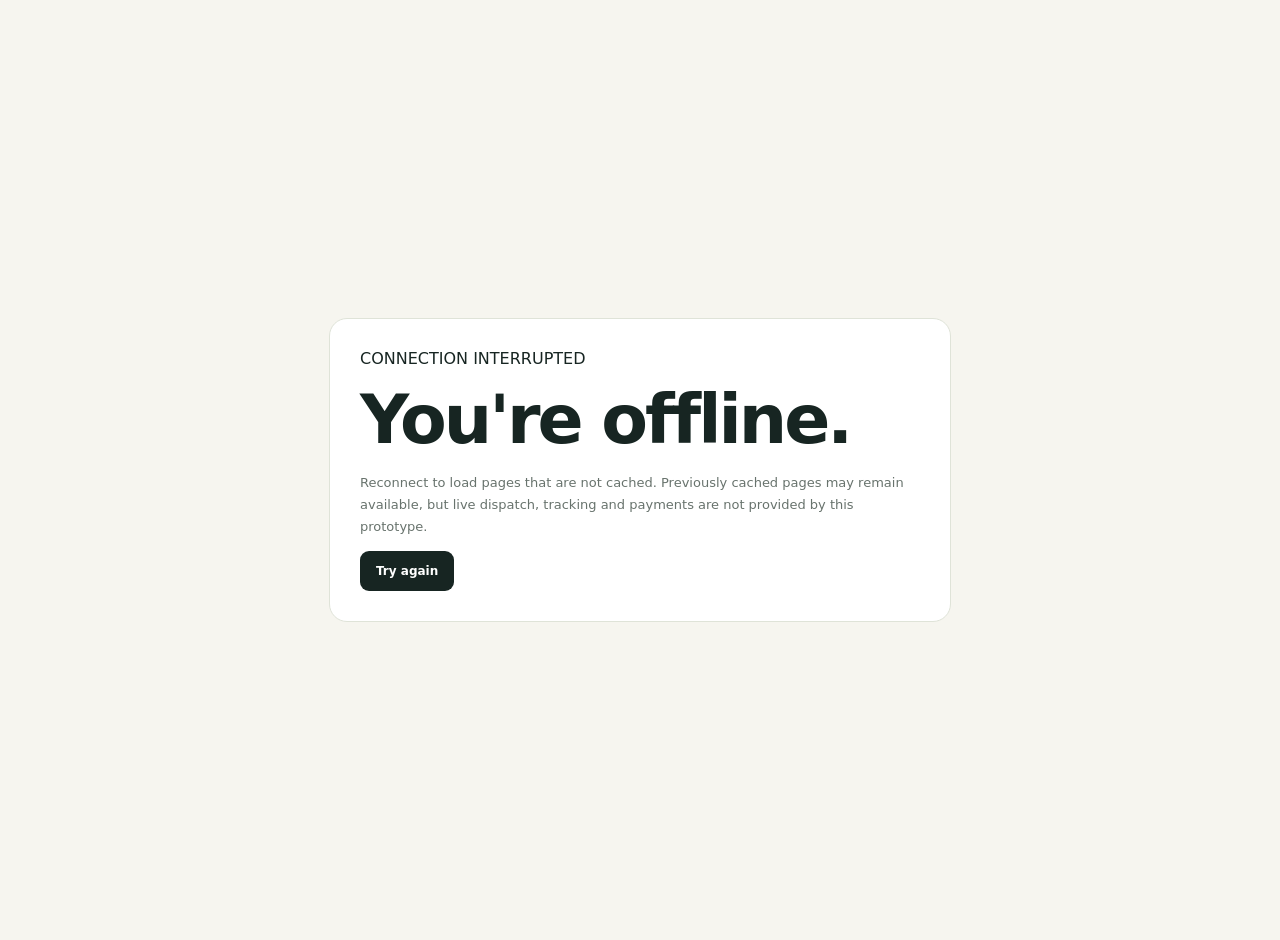
<file: offline.html>
<!doctype html><html lang="en"><head><meta charset="utf-8"><meta name="viewport" content="width=device-width,initial-scale=1"><meta name="theme-color" content="#172522"><link rel="icon" href="/favicon.svg"><title>Offline · Skyppy concept</title><style>:root{font-family:Inter,system-ui,sans-serif;color:#172522;background:#f6f5ef}body{margin:0;min-height:100vh;display:grid;place-items:center;padding:20px}.box{max-width:560px;background:#fff;border:1px solid #dfe3d8;border-radius:18px;padding:30px}h1{font-size:clamp(42px,8vw,68px);letter-spacing:-3px;margin:12px 0}p{font-size:13px;line-height:1.7;color:#68736d}.btn{display:inline-block;background:#172522;color:white;text-decoration:none;padding:13px 16px;border-radius:9px;font-size:12px;font-weight:800}</style></head><body><main class="box"><div>CONNECTION INTERRUPTED</div><h1>You're offline.</h1><p>Reconnect to load pages that are not cached. Previously cached pages may remain available, but live dispatch, tracking and payments are not provided by this prototype.</p><a class="btn" href="/">Try again</a></main></body></html>
</file>
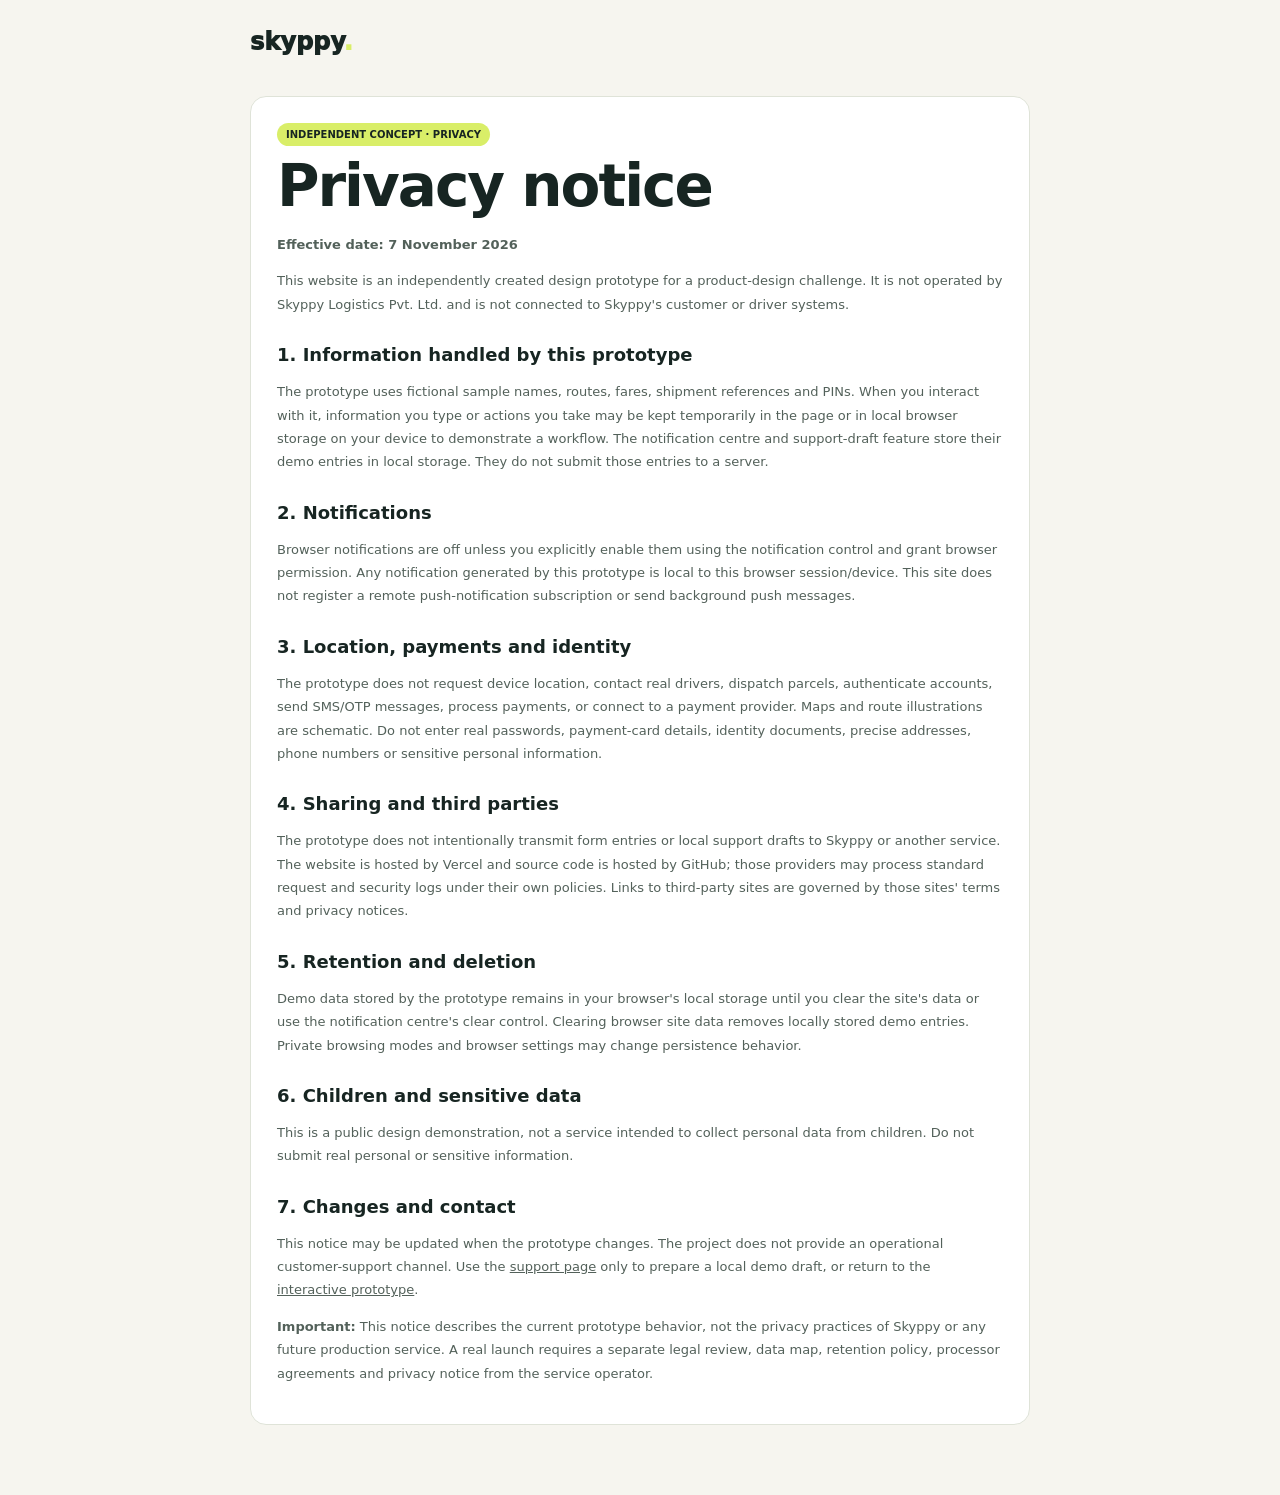
<file: privacy.html>
<!doctype html><html lang="en"><head><meta charset="utf-8"><meta name="viewport" content="width=device-width,initial-scale=1"><meta name="description" content="Privacy notice for the independent Skyppy mobility and courier design prototype."><link rel="icon" href="/favicon.svg" type="image/svg+xml"><meta name="theme-color" content="#172522"><title>Privacy notice · Skyppy concept</title><style>:root{font-family:Inter,system-ui,sans-serif;color:#172522;background:#f6f5ef}*{box-sizing:border-box}body{margin:0}.wrap{max-width:820px;margin:auto;padding:28px 20px 70px}.brand{font-weight:950;font-size:24px;text-decoration:none;color:inherit}.box{background:#fff;border:1px solid #dfe3d8;border-radius:16px;padding:26px;margin-top:40px}h1{font-size:clamp(36px,7vw,58px);letter-spacing:-2px;margin:10px 0}h2{font-size:18px;margin-top:28px}p,li{font-size:13px;line-height:1.8;color:#53615a}a{color:inherit}.tag{font-size:10px;font-weight:800;background:#d9ee68;padding:6px 9px;border-radius:20px}</style></head><body><main class="wrap"><a class="brand" href="/">skyppy<span style="color:#d9ee68">.</span></a><article class="box"><span class="tag">INDEPENDENT CONCEPT · PRIVACY</span><h1>Privacy notice</h1><p><b>Effective date: 7 November 2026</b></p><p>This website is an independently created design prototype for a product-design challenge. It is not operated by Skyppy Logistics Pvt. Ltd. and is not connected to Skyppy's customer or driver systems.</p><h2>1. Information handled by this prototype</h2><p>The prototype uses fictional sample names, routes, fares, shipment references and PINs. When you interact with it, information you type or actions you take may be kept temporarily in the page or in local browser storage on your device to demonstrate a workflow. The notification centre and support-draft feature store their demo entries in local storage. They do not submit those entries to a server.</p><h2>2. Notifications</h2><p>Browser notifications are off unless you explicitly enable them using the notification control and grant browser permission. Any notification generated by this prototype is local to this browser session/device. This site does not register a remote push-notification subscription or send background push messages.</p><h2>3. Location, payments and identity</h2><p>The prototype does not request device location, contact real drivers, dispatch parcels, authenticate accounts, send SMS/OTP messages, process payments, or connect to a payment provider. Maps and route illustrations are schematic. Do not enter real passwords, payment-card details, identity documents, precise addresses, phone numbers or sensitive personal information.</p><h2>4. Sharing and third parties</h2><p>The prototype does not intentionally transmit form entries or local support drafts to Skyppy or another service. The website is hosted by Vercel and source code is hosted by GitHub; those providers may process standard request and security logs under their own policies. Links to third-party sites are governed by those sites' terms and privacy notices.</p><h2>5. Retention and deletion</h2><p>Demo data stored by the prototype remains in your browser's local storage until you clear the site's data or use the notification centre's clear control. Clearing browser site data removes locally stored demo entries. Private browsing modes and browser settings may change persistence behavior.</p><h2>6. Children and sensitive data</h2><p>This is a public design demonstration, not a service intended to collect personal data from children. Do not submit real personal or sensitive information.</p><h2>7. Changes and contact</h2><p>This notice may be updated when the prototype changes. The project does not provide an operational customer-support channel. Use the <a href="/support.html">support page</a> only to prepare a local demo draft, or return to the <a href="/">interactive prototype</a>.</p><p><b>Important:</b> This notice describes the current prototype behavior, not the privacy practices of Skyppy or any future production service. A real launch requires a separate legal review, data map, retention policy, processor agreements and privacy notice from the service operator.</p></article></main></body></html>
</file>
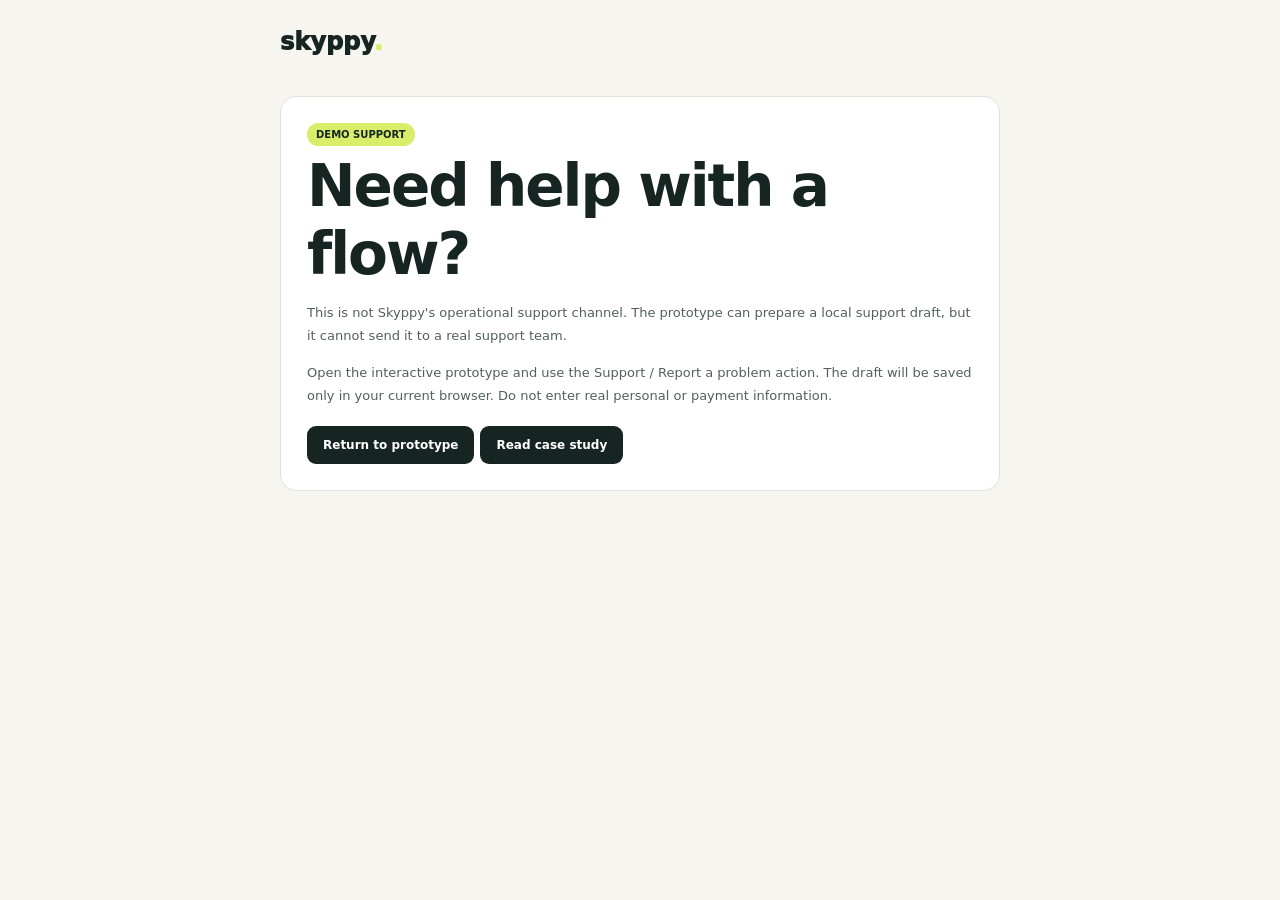
<file: support.html>
<!doctype html><html lang="en"><head><meta charset="utf-8"><meta name="viewport" content="width=device-width,initial-scale=1"><meta name="description" content="Prepare a local-only support draft for the Skyppy design prototype."><link rel="icon" href="/favicon.svg" type="image/svg+xml"><meta name="theme-color" content="#172522"><title>Support · Skyppy concept</title><style>:root{font-family:Inter,system-ui,sans-serif;color:#172522;background:#f6f5ef}*{box-sizing:border-box}body{margin:0}.wrap{max-width:760px;margin:auto;padding:28px 20px 70px}.brand{font-weight:950;font-size:24px;text-decoration:none;color:inherit}.box{background:#fff;border:1px solid #dfe3d8;border-radius:16px;padding:26px;margin-top:40px}h1{font-size:clamp(36px,7vw,58px);letter-spacing:-2px;margin:10px 0}p{font-size:13px;line-height:1.8;color:#53615a}.tag{font-size:10px;font-weight:800;background:#d9ee68;padding:6px 9px;border-radius:20px}.btn{display:inline-block;background:#172522;color:white;text-decoration:none;padding:12px 16px;border-radius:9px;font-size:12px;font-weight:800;margin:5px 6px 0 0}</style></head><body><main class="wrap"><a class="brand" href="/">skyppy<span style="color:#d9ee68">.</span></a><article class="box"><span class="tag">DEMO SUPPORT</span><h1>Need help with a flow?</h1><p>This is not Skyppy's operational support channel. The prototype can prepare a local support draft, but it cannot send it to a real support team.</p><p>Open the interactive prototype and use the Support / Report a problem action. The draft will be saved only in your current browser. Do not enter real personal or payment information.</p><a class="btn" href="/">Return to prototype</a><a class="btn" href="/case-study.html">Read case study</a></article></main></body></html>
</file>
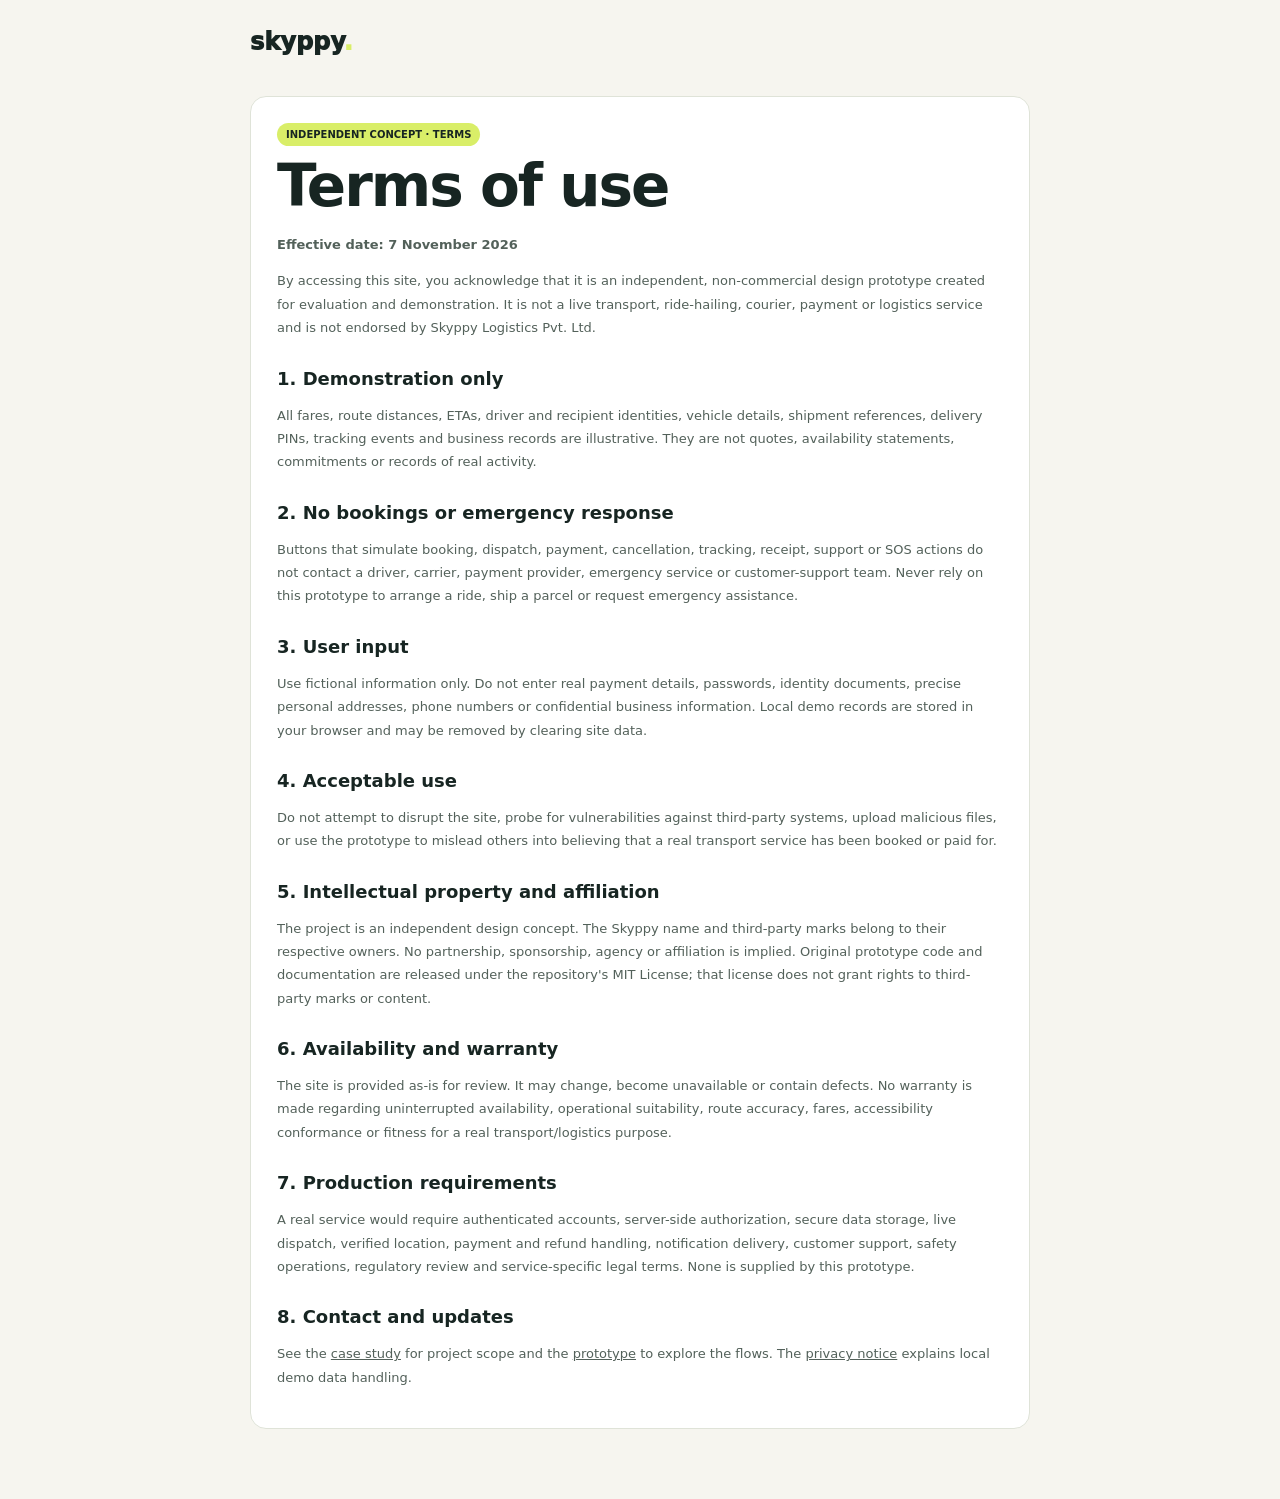
<file: terms.html>
<!doctype html><html lang="en"><head><meta charset="utf-8"><meta name="viewport" content="width=device-width,initial-scale=1"><meta name="description" content="Terms and limitations for the independent Skyppy mobility and courier design prototype."><link rel="icon" href="/favicon.svg" type="image/svg+xml"><meta name="theme-color" content="#172522"><title>Terms · Skyppy concept</title><style>:root{font-family:Inter,system-ui,sans-serif;color:#172522;background:#f6f5ef}*{box-sizing:border-box}body{margin:0}.wrap{max-width:820px;margin:auto;padding:28px 20px 70px}.brand{font-weight:950;font-size:24px;text-decoration:none;color:inherit}.box{background:#fff;border:1px solid #dfe3d8;border-radius:16px;padding:26px;margin-top:40px}h1{font-size:clamp(36px,7vw,58px);letter-spacing:-2px;margin:10px 0}h2{font-size:18px;margin-top:28px}p,li{font-size:13px;line-height:1.8;color:#53615a}a{color:inherit}.tag{font-size:10px;font-weight:800;background:#d9ee68;padding:6px 9px;border-radius:20px}</style></head><body><main class="wrap"><a class="brand" href="/">skyppy<span style="color:#d9ee68">.</span></a><article class="box"><span class="tag">INDEPENDENT CONCEPT · TERMS</span><h1>Terms of use</h1><p><b>Effective date: 7 November 2026</b></p><p>By accessing this site, you acknowledge that it is an independent, non-commercial design prototype created for evaluation and demonstration. It is not a live transport, ride-hailing, courier, payment or logistics service and is not endorsed by Skyppy Logistics Pvt. Ltd.</p><h2>1. Demonstration only</h2><p>All fares, route distances, ETAs, driver and recipient identities, vehicle details, shipment references, delivery PINs, tracking events and business records are illustrative. They are not quotes, availability statements, commitments or records of real activity.</p><h2>2. No bookings or emergency response</h2><p>Buttons that simulate booking, dispatch, payment, cancellation, tracking, receipt, support or SOS actions do not contact a driver, carrier, payment provider, emergency service or customer-support team. Never rely on this prototype to arrange a ride, ship a parcel or request emergency assistance.</p><h2>3. User input</h2><p>Use fictional information only. Do not enter real payment details, passwords, identity documents, precise personal addresses, phone numbers or confidential business information. Local demo records are stored in your browser and may be removed by clearing site data.</p><h2>4. Acceptable use</h2><p>Do not attempt to disrupt the site, probe for vulnerabilities against third-party systems, upload malicious files, or use the prototype to mislead others into believing that a real transport service has been booked or paid for.</p><h2>5. Intellectual property and affiliation</h2><p>The project is an independent design concept. The Skyppy name and third-party marks belong to their respective owners. No partnership, sponsorship, agency or affiliation is implied. Original prototype code and documentation are released under the repository's MIT License; that license does not grant rights to third-party marks or content.</p><h2>6. Availability and warranty</h2><p>The site is provided as-is for review. It may change, become unavailable or contain defects. No warranty is made regarding uninterrupted availability, operational suitability, route accuracy, fares, accessibility conformance or fitness for a real transport/logistics purpose.</p><h2>7. Production requirements</h2><p>A real service would require authenticated accounts, server-side authorization, secure data storage, live dispatch, verified location, payment and refund handling, notification delivery, customer support, safety operations, regulatory review and service-specific legal terms. None is supplied by this prototype.</p><h2>8. Contact and updates</h2><p>See the <a href="/case-study.html">case study</a> for project scope and the <a href="/">prototype</a> to explore the flows. The <a href="/privacy.html">privacy notice</a> explains local demo data handling.</p></article></main></body></html>
</file>
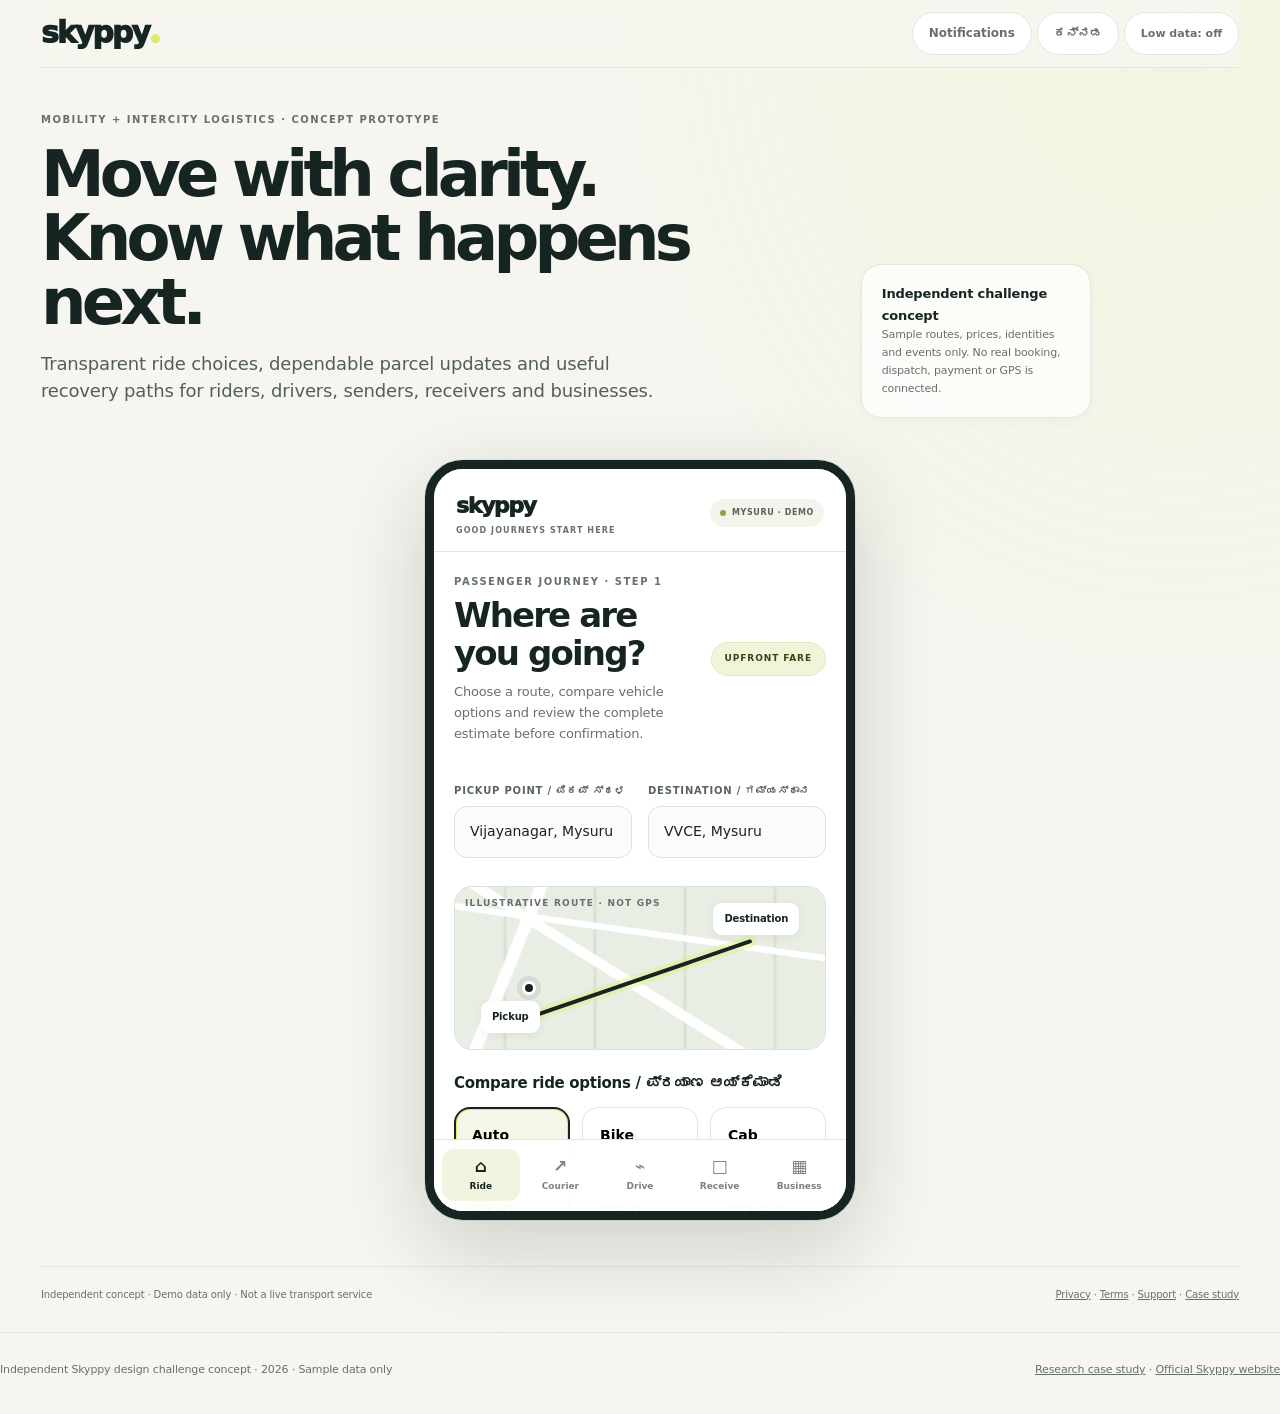
<file: app/legacy-demo.html>
<!doctype html><html lang="en"><head><meta charset="utf-8"><meta name="viewport" content="width=device-width,initial-scale=1"><meta name="theme-color" content="#172522"><meta name="description" content="A research-led ride booking and intercity courier UX concept for Skyppy. Explore passenger, driver, sender, receiver and SMB journeys."><meta property="og:title" content="Skyppy — Mobility, made clearer"><meta property="og:description" content="Transparent ride choices, dependable parcel updates and recoverable journeys."><meta property="og:type" content="website"><link rel="icon" type="image/svg+xml" href="/favicon.svg"><title>Skyppy — Mobility, made clearer</title><style>
:root{--ink:#172522;--paper:#f6f5ef;--lime:#d9ee68;--white:#fff;--muted:#68736d;--line:#dfe3d8;font-family:Inter,system-ui,sans-serif;color:var(--ink);background:var(--paper)}*{box-sizing:border-box}body{margin:0;background:var(--paper)}button,input,select,textarea{font:inherit}button{cursor:pointer}
:focus-visible{outline:3px solid #a34b19;outline-offset:3px}
.skip{position:absolute;left:12px;top:-60px;z-index:20;background:var(--ink);color:#fff;padding:12px 16px;border-radius:8px}.skip:focus{top:12px}
[aria-invalid="true"]{border-color:#a33!important;box-shadow:0 0 0 2px #a333}
.sr{position:absolute;width:1px;height:1px;padding:0;margin:-1px;overflow:hidden;clip:rect(0,0,0,0);white-space:nowrap;border:0}a{color:inherit}.shell{max-width:1240px;margin:auto;padding:0 24px}.top{display:flex;align-items:center;justify-content:space-between;gap:15px;min-height:72px;border-bottom:1px solid var(--line)}.brand{font-size:25px;font-weight:950;letter-spacing:-1.5px;text-decoration:none}.brand i{display:inline-block;width:8px;height:8px;border-radius:50%;background:var(--lime)}nav{display:flex;gap:4px;flex-wrap:wrap}nav button,.utility button{border:0;border-radius:30px;padding:10px 12px;background:transparent;color:var(--muted);font-size:11px;font-weight:800}nav button.active{background:var(--ink);color:white}.utility{display:flex;gap:6px}.utility button{background:white;border:1px solid var(--line);color:var(--ink)}.hero{padding:42px 0 20px;display:flex;justify-content:space-between;align-items:end;gap:25px}.eyebrow{font-size:9px;letter-spacing:1.5px;text-transform:uppercase;color:var(--muted);font-weight:900}h1{font-size:clamp(40px,5vw,64px);letter-spacing:-3px;line-height:1;margin:13px 0}.hero p,.sub{color:var(--muted);font-size:12px;line-height:1.7;max-width:650px}.hero-note{font-size:10px;line-height:1.6;color:var(--muted);max-width:230px;border-left:3px solid var(--lime);padding:8px 0 8px 13px}.workspace{display:grid;grid-template-columns:200px minmax(0,1fr);gap:20px;padding:22px 0 60px;min-width:0}.workspace>main{min-width:0}.view,.panel,.head,.stats,.actions{min-width:0}.tablewrap{max-width:100%;min-width:0}.rail{position:sticky;top:12px;align-self:start}.rail small{font-size:9px;letter-spacing:1px;color:var(--muted);font-weight:900;margin:0 0 8px 10px;display:block}.rail button{display:block;width:100%;text-align:left;border:0;background:transparent;padding:13px 11px;border-radius:10px;font-size:11px;font-weight:800;color:var(--muted)}.rail button.active{background:white;color:var(--ink)}.rail p{font-size:10px;color:var(--muted);line-height:1.6;padding:12px;border-top:1px solid var(--line)}.view{display:none}.view.active{display:block}.panel{background:white;border:1px solid var(--line);border-radius:17px;padding:22px;margin-bottom:14px}.head{display:flex;justify-content:space-between;align-items:start;gap:12px;margin-bottom:17px}.panel h2{font-size:24px;letter-spacing:-1px;margin:5px 0}.panel h3{font-size:14px;margin:15px 0 7px}.sub{margin:0}.pill{font-size:9px;font-weight:900;padding:7px 10px;background:var(--lime);border-radius:30px;white-space:nowrap}.grid2{display:grid;grid-template-columns:1fr 1fr;gap:12px}.grid3{display:grid;grid-template-columns:repeat(3,1fr);gap:10px}.field{display:block;margin:11px 0}.field span{display:block;font-size:9px;text-transform:uppercase;letter-spacing:.6px;font-weight:900;color:var(--muted);margin-bottom:6px}.field input,.field select,.field textarea{width:100%;border:1px solid var(--line);border-radius:10px;padding:12px;background:#fbfbf8;min-height:44px;font-size:12px;color:var(--ink)}.field textarea{min-height:75px}.choice{width:100%;text-align:left;border:1px solid var(--line);border-radius:11px;padding:12px;background:white;min-height:80px}.choice.selected{border:2px solid var(--ink);background:#f7f8ee;padding:11px}.choice b{display:block;font-size:12px}.choice small{font-size:9px;color:var(--muted)}.choice strong{display:block;margin-top:8px;font-size:15px}.btn{border:1px solid var(--ink);background:var(--ink);color:white;padding:13px 16px;border-radius:10px;font-size:11px;font-weight:900;min-height:44px}.btn.lime{background:var(--lime);color:var(--ink);border-color:var(--lime)}.btn.alt{background:white;color:var(--ink);border-color:var(--line)}.btn.danger{background:white;color:#963d34;border-color:#e3c8c2}.actions{display:flex;gap:8px;flex-wrap:wrap;margin-top:15px}.full{width:100%}.fare{background:var(--ink);color:white;border-radius:12px;padding:15px;margin:14px 0}.fare strong{font-size:25px}.fare small{color:#d2d9d1;font-size:9px}.fareline{display:flex;justify-content:space-between;color:#e3e8e2;font-size:10px;padding-top:8px}.fareline.total{border-top:1px solid #ffffff40;margin-top:8px;font-weight:900;font-size:12px}.notice{background:#f0f1e9;border-radius:10px;padding:12px;font-size:10px;color:var(--muted);line-height:1.6;margin:12px 0}.notice strong{color:var(--ink)}.notice.warn{background:#f8e9e2;color:#864632}.notice.good{background:#e7f1e9;color:#27644d}.map{height:180px;border-radius:12px;background:repeating-linear-gradient(25deg,#e6e9df 0 36px,#fff 37px 41px,#e6e9df 42px 76px);position:relative;overflow:hidden;margin:14px 0}.map:after{content:"";position:absolute;left:20%;top:55%;width:62%;height:3px;background:var(--ink);transform:rotate(-19deg)}.pin{position:absolute;z-index:1;left:18%;top:58%;width:14px;height:14px;border-radius:50%;background:var(--ink);border:3px solid white}.map b{position:absolute;z-index:2;background:white;padding:6px 8px;border-radius:6px;font-size:8px}.map b:first-of-type{left:7%;bottom:10%}.map b:last-of-type{right:7%;top:10%}.map em{position:absolute;left:10px;top:10px;font-size:8px;letter-spacing:1px;font-weight:900;color:var(--muted);font-style:normal}.stats{display:grid;grid-template-columns:repeat(3,1fr);gap:9px;margin:12px 0}.stat{padding:13px;background:#f3f3ed;border-radius:10px}.stat b{display:block;font-size:18px}.stat small{font-size:9px;color:var(--muted)}.driver{display:flex;align-items:center;gap:12px;padding:13px;border:1px solid var(--line);border-radius:12px;margin:13px 0}.avatar{width:40px;height:40px;border-radius:50%;background:var(--lime);display:grid;place-items:center;font-weight:900}.driver small{display:block;color:var(--muted);font-size:9px;margin-top:4px}.timeline{padding:10px 0}.event{display:flex;gap:10px;padding:12px 0;border-bottom:1px solid var(--line)}.event:last-child{border:0}.dot{width:10px;height:10px;border-radius:50%;background:#dfe3d8;margin-top:3px;flex:none}.dot.done{background:#27644d}.event b{font-size:11px}.event small{display:block;color:var(--muted);font-size:9px;margin-top:4px}.metric{padding:13px;background:#f3f3ed;border-radius:10px}.metric b{font-size:17px;display:block}.metric small{font-size:9px;color:var(--muted)}.hidden{display:none!important}.lowbar{display:none;background:#f8e9e2;color:#874632;padding:8px;text-align:center;font-size:10px}.lowbar.on{display:block}.tablewrap{overflow:auto;border:1px solid var(--line);border-radius:10px}table{border-collapse:collapse;width:100%;min-width:570px}td,th{padding:12px;text-align:left;border-bottom:1px solid var(--line);font-size:10px}th{font-size:9px;color:var(--muted);text-transform:uppercase}tr:last-child td{border:0}.tag{padding:5px 7px;border-radius:20px;background:#e7f1e9;color:#27644d;font-weight:900;font-size:9px}.tag.issue{background:#f8e9e2;color:#874632}.tag.pending{background:#f5efd9;color:#765a22}.footer{border-top:1px solid var(--line);padding:20px 0 30px;font-size:10px;color:var(--muted);display:flex;justify-content:space-between;gap:12px}.footer a{text-decoration:underline}
html[data-low="true"] *{animation:none!important;transition:none!important;scroll-behavior:auto!important}
@media(max-width:850px){.workspace{grid-template-columns:1fr}.rail{position:static;display:flex;overflow:auto;gap:4px;border-bottom:1px solid var(--line);padding-bottom:8px}.rail small,.rail p{display:none}.rail button{white-space:nowrap;width:auto}.hero-note{display:none}}
@media(max-width:600px){.shell{padding:0 14px}.top{flex-wrap:wrap;padding:10px 0}.top nav{order:3;width:100%;overflow:auto;flex-wrap:nowrap}.top nav button{white-space:nowrap}.brand{font-size:22px}.hero{padding:28px 0 10px}.hero h1{letter-spacing:-2px}.panel{padding:16px}.grid2,.grid3,.stats{grid-template-columns:1fr}.head{flex-direction:column}.footer{flex-direction:column}}
@media(prefers-reduced-motion:reduce){*{scroll-behavior:auto!important;transition:none!important}}
</style><link rel="stylesheet" href="/design-system.css?v=20261110">
</head><body><a class="skip" href="#main-content">Skip to main content</a><div class="lowbar" id="lowbar" role="status" aria-live="polite">Low-data mode on · non-essential motion reduced · demo details remain in this browser only.</div><div class="shell">
<header class="top"><a class="brand" href="/">skyppy<i></i></a><nav aria-label="Main navigation"><button class="active" data-view="ride">Ride</button><button data-view="courier">Courier</button><button data-view="driver">Driver</button><button data-view="receiver">Receiver</button><button data-view="business">Business</button></nav><div class="utility"><button id="lang" type="button" aria-pressed="false" aria-label="Switch language to Kannada">ಕನ್ನಡ</button><button id="low" type="button" aria-pressed="false">Low data: off</button></div></header>
<section class="hero"><div><div class="eyebrow">Mobility + intercity logistics · concept prototype</div><h1>Move with clarity.<br>Know what happens next.</h1><p>Transparent ride choices, dependable parcel updates and useful recovery paths for riders, drivers, senders, receivers and businesses.</p></div><div class="hero-note"><b>Independent challenge concept</b><br>Sample routes, prices, identities and events only. No real booking, dispatch, payment or GPS is connected.</div></section>
<div class="workspace"><aside class="rail"><small>EXPLORE JOURNEYS</small><button class="active" data-view="ride">01 · Ride booking</button><button data-view="driver">02 · Driver partner</button><button data-view="courier">03 · Send parcel</button><button data-view="receiver">04 · Receive parcel</button><button data-view="business">05 · SMB dashboard</button><p>Mobile-first, English/Kannada concept, keyboard access and weak-network considerations.</p></aside><main id="main-content" tabindex="-1"><div class="app-topbar"><div><strong>skyppy</strong><span>GOOD JOURNEYS START HERE</span></div><span class="app-location"><i></i> MYSURU · DEMO</span></div>
<section class="view active" id="v-ride"><div class="panel" id="rideForm"><div class="head"><div><div class="eyebrow">Passenger journey · step 1</div><h2 id="rideTitle">Where are you going?</h2><p class="sub">Choose a route, compare vehicle options and review the complete estimate before confirmation.</p></div><span class="pill">UPFRONT FARE</span></div><div class="grid2"><label class="field"><span>Pickup point / ಪಿಕಪ್ ಸ್ಥಳ</span><input id="pickup" value="Vijayanagar, Mysuru"></label><label class="field"><span>Destination / ಗಮ್ಯಸ್ಥಾನ</span><input id="drop" value="VVCE, Mysuru"></label></div><div class="map" aria-label="Schematic route, not live map"><em>ILLUSTRATIVE ROUTE · NOT GPS</em><div class="pin"></div><b>Pickup</b><b>Destination</b></div><h3>Compare ride options / ಪ್ರಯಾಣ ಆಯ್ಕೆಮಾಡಿ</h3><div class="grid3" id="rides"><button class="choice selected" data-ride="Auto" data-price="79" data-eta="4 min"><b>Auto</b><small>3 seats · 4 min</small><strong>₹99</strong></button><button class="choice" data-ride="Bike" data-price="49" data-eta="3 min"><b>Bike</b><small>1 passenger · 3 min</small><strong>₹69</strong></button><button class="choice" data-ride="Cab" data-price="129" data-eta="6 min"><b>Cab</b><small>4 seats · 6 min</small><strong>₹149</strong></button></div><div class="fare"><small>ESTIMATED TOTAL · SAMPLE ONLY</small><div><strong id="ridePrice">₹99</strong></div><div class="fareline"><span>Base + distance</span><span id="rideBase">₹79</span></div><div class="fareline"><span>Platform fee</span><span>₹10</span></div><div class="fareline"><span>Tax estimate</span><span>₹10</span></div><div class="fareline total"><span>Total before confirmation</span><span id="rideTotal">₹99</span></div></div><div class="notice"><strong>No hidden add-ons:</strong> no tip or subscription is preselected. Any real fare change must be explained and accepted before charging.</div><div class="actions"><button class="btn lime" id="rideConfirm">Review and confirm ride</button><button class="btn alt" id="rideReset">Reset</button></div><p class="sub" id="rideMsg" role="status" aria-live="polite"></p></div>
<div class="panel hidden" id="rideTrip"><div class="head"><div><div class="eyebrow">Matching → trip → payment → feedback</div><h2 id="rideState">Finding your driver</h2><p class="sub" id="rideDesc">A simulated matching state. No driver is contacted.</p></div><span class="pill" id="rideBadge">MATCHING</span></div><div class="map"><em>SCHEMATIC TRIP · NOT LIVE LOCATION</em><div class="pin"></div><b>Pickup</b><b>Destination</b></div><div class="driver" id="driverCard"><div class="avatar">RK</div><div><b>Ravi Kumar · demo driver</b><small>KA 09 AB 1234 · sample rating 4.8</small></div><div style="margin-left:auto;text-align:right"><b>4 min</b><small>to pickup</small></div></div><div class="stats"><div class="metric"><b id="tripEta">4 min</b><small>Pickup ETA · sample</small></div><div class="metric"><b id="tripCost">₹99</b><small>Estimated fare</small></div><div class="metric"><b>4821</b><small>Demo safety PIN</small></div></div><div class="notice good" id="rideStatus" role="status" aria-live="polite">Matching simulation.</div><div class="actions" id="rideActions"><button class="btn lime" id="rideNext">Simulate driver found</button><button class="btn alt" id="share">Share trip preview</button><button class="btn danger" id="cancel">Cancel ride</button></div><div class="actions hidden" id="safety"><button class="btn alt" id="sos">SOS / emergency help</button><button class="btn alt" id="support">Contact support</button><button class="btn lime" id="completeTrip">Complete trip</button></div><div class="actions hidden" id="payment"><button class="btn lime" id="pay">Pay digitally (demo)</button><button class="btn alt" id="cash">Cash payment (demo)</button></div><div id="rating" class="hidden"><h3>Rate the ride</h3><div class="grid3" id="stars"><button class="choice selected" data-star="5"><b>★★★★★</b><small>Great</small></button><button class="choice" data-star="3"><b>★★★</b><small>Okay</small></button><button class="choice" data-star="1"><b>★</b><small>Needs attention</small></button></div><label class="field"><span>Optional feedback</span><textarea id="comment" placeholder="What went well? What should improve?"></textarea></label><button class="btn lime" id="sendRating">Submit feedback</button></div></div></section>
<section class="view" id="v-driver"><div class="panel"><div class="head"><div><div class="eyebrow">Driver-side bonus flow</div><h2 id="driverTitle">Incoming ride request</h2><p class="sub" id="driverText">Review route, pickup and estimated payout before accepting.</p></div><span class="pill">DRIVER MODE</span></div><div class="grid2"><div><div class="fare"><small>ESTIMATED PARTNER EARNING · SAMPLE</small><strong>₹82</strong><div class="fareline"><span>Pickup</span><span>Vijayanagar</span></div><div class="fareline"><span>Drop</span><span>VVCE, Mysuru</span></div><div class="fareline"><span>Distance</span><span>4.2 km · demo</span></div></div><div class="actions" id="driverActions"><button class="btn lime" id="accept">Accept request</button><button class="btn alt" id="decline">Decline</button></div></div><div><div class="map"><em>SCHEMATIC DRIVER ROUTE</em><div class="pin"></div><b>Driver</b><b>Pickup</b></div><div class="notice" id="driverNotice" role="status">No real rider or GPS data. Driver actions are simulated.</div></div></div></div></section>
<section class="view" id="v-courier"><div class="panel" id="courierForm"><div class="head"><div><div class="eyebrow">Intercity courier · sender journey</div><h2>Send something with confidence.</h2><p class="sub">Package handling, pickup scheduling and a complete estimate before booking.</p></div><span class="pill">SENDER FLOW</span></div><div class="grid2"><label class="field"><span>Pickup area / ಪಿಕಪ್ ಸ್ಥಳ</span><input id="from" value="Mysuru, Karnataka"></label><label class="field"><span>Delivery area / ವಿತರಣಾ ಸ್ಥಳ</span><input id="to" value="Bengaluru, Karnataka"></label><label class="field"><span>Sender / ಕಳುಹಿಸುವವರು</span><input id="sender" value="Ananya Rao"></label><label class="field"><span>Receiver / ಸ್ವೀಕರಿಸುವವರು</span><input id="receiver" value="Kiran S"></label><label class="field"><span>Receiver phone · masked demo / ಸ್ವೀಕರಿಸುವವರ ಫೋನ್</span><input id="phone" value="98••• ••210"></label><label class="field"><span>Pickup date / ಪಿಕಪ್ ದಿನಾಂಕ</span><input type="date" id="date" required></label></div><h3>Package category / ಪಾರ್ಸೆಲ್ ವಿಧ</h3><div class="grid3" id="packages"><button class="choice selected" data-pkg="Standard" data-cost="249"><b>Standard</b><small>Up to 2 kg</small><strong>₹249</strong></button><button class="choice" data-pkg="Fragile" data-cost="329"><b>Fragile</b><small>Careful handling</small><strong>₹329</strong></button><button class="choice" data-pkg="High-value" data-cost="399"><b>High-value</b><small>Signature required</small><strong>₹399</strong></button></div><div class="grid2"><label class="field"><span>Weight / ತೂಕ</span><select id="weight"><option value="0">Up to 2 kg</option><option value="50">2–5 kg · +₹50 demo</option><option value="100">5–10 kg · +₹100 demo</option></select></label><label class="field"><span>Pickup window / ಪಿಕಪ್ ಸಮಯ</span><select id="slot"><option>9 AM–12 PM</option><option>12 PM–3 PM</option><option>3 PM–6 PM</option></select></label></div><div class="grid2"><label class="field"><span>Declared value (₹) · optional</span><input id="declared" type="number" min="0" max="50000" step="100" placeholder="For high-value demo parcels"></label><label class="field"><span>Parcel dimensions · optional</span><input id="dimensions" maxlength="40" placeholder="L × W × H cm"></label></div><label class="field"><span>Handling instructions</span><textarea id="handling" maxlength="240" placeholder="Keep upright, avoid pressure…"></textarea></label><label style="font-size:10px"><input type="checkbox" id="terms"> I confirm the parcel contains no prohibited or restricted items.</label><div class="fare"><small>SHIPPING ESTIMATE · SAMPLE ONLY</small><div><strong id="pkgPrice">₹249</strong></div><div class="fareline"><span>Transport</span><span id="pkgBase">₹199</span></div><div class="fareline"><span>Handling</span><span>₹30</span></div><div class="fareline"><span>Service / tax estimate</span><span>₹20</span></div><div class="fareline total"><span>Total</span><span id="pkgTotal">₹249</span></div></div><div class="notice"><strong>High-value parcels:</strong> declare an amount for this demo only. A real service must disclose eligible limits, insurance/liability, prohibited goods and any extra fee before payment. Fragile handling is a request, not a guarantee.</div><div class="actions"><button class="btn lime" id="bookParcel">Create demo shipment</button><button class="btn alt" id="resetParcel">Reset</button></div><p class="sub" id="parcelMsg" role="status"></p></div>
<div class="panel hidden" id="tracking"><div class="head"><div><div class="eyebrow">Shipment timeline · sender view</div><h2 id="trackingTitle">Shipment request created</h2><p class="sub" id="trackingDesc">A local demo record. No courier is dispatched.</p></div><span class="pill">DEMO SHIPMENT</span></div><div class="stats"><div class="metric"><b>SKP-DEMO-2401</b><small>Reference</small></div><div class="metric"><b>Tomorrow</b><small>Illustrative delivery</small></div><div class="metric"><b id="trackingCost">₹249</b><small>Estimate</small></div></div><div class="timeline" id="events"></div><div class="notice warn hidden" id="exception" role="alert"><strong>Delivery exception:</strong> receiver unavailable. Notify both parties, offer a new delivery window or return-to-sender. Never silently mark delivered.<div class="actions"><button class="btn alt" id="reschedule">Choose new window</button><button class="btn alt" id="returnSender">Request return</button><button class="btn alt" id="exceptionHelp">Contact support</button></div><p id="exceptionMsg" role="status" aria-live="polite"></p></div><div class="actions"><button class="btn lime" id="nextEvent">Simulate next event</button><button class="btn alt" id="exceptionBtn">Simulate exception</button><button class="btn alt" id="newParcel">New shipment</button></div></div></section>
<section class="view" id="v-receiver"><div class="panel"><div class="head"><div><div class="eyebrow">Receiver confirmation</div><h2>Confirm the right parcel, safely.</h2><p class="sub">Show the sender, parcel and delivery status. Confirm only after physical handover.</p></div><span class="pill">RECEIVER</span></div><div class="grid2"><div><div class="metric"><b>SKP-DEMO-2401</b><small>Mysuru → Bengaluru · Standard parcel</small></div><div class="event"><i class="dot done"></i><div><b>Out for delivery</b><small>Sample status, not live tracking</small></div></div><label class="field"><span>Delivery verification PIN / ವಿತರಣೆ ದೃಢೀಕರಣ ಪಿನ್</span><input id="pin" maxlength="6" inputmode="numeric" autocomplete="one-time-code" placeholder="Demo PIN: 4821"></label><label class="field"><span>Parcel condition</span><select id="condition"><option value="intact">Received · package intact</option><option value="damaged">Received · package damaged</option><option value="missing">Contents missing</option><option value="wrong">Wrong parcel / recipient</option></select></label><label style="font-size:10px;display:block;margin:12px 0"><input type="checkbox" id="handover"> I confirm the parcel was physically handed to me.</label><div class="actions"><button class="btn lime" id="confirmReceipt">Confirm receipt</button><button class="btn alt" id="reportIssue">Report a problem</button></div><p class="sub" id="receiverMsg" role="status" aria-live="polite"></p><div class="notice good hidden" id="podReceipt" aria-live="polite"><strong>Proof-of-delivery preview created.</strong><p id="podDetails"></p><small>Demo only · local browser state · no signature/photo uploaded.</small></div></div><div><div class="map"><em>ILLUSTRATIVE DELIVERY AREA</em><div class="pin"></div><b>Origin</b><b>Receiver</b></div><div class="notice"><strong>Proof-of-delivery principle:</strong> use consent, timestamp, secure proof storage and one-time server-issued PIN. Never expose a receiver's full phone number.</div></div></div></div></section>
<section class="view" id="v-business"><div class="panel"><div class="head"><div><div class="eyebrow">SMB multi-shipment dashboard · bonus</div><h2>Many shipments. One calm workspace.</h2><p class="sub">Review status, prioritize exceptions and export visible rows.</p></div><span class="pill">BUSINESS DESK</span></div><div class="stats"><div class="metric"><b id="count">4</b><small>Sample shipments</small></div><div class="metric"><b id="moving">2</b><small>In transit</small></div><div class="metric"><b id="issues">1</b><small>Needs attention</small></div></div><div class="actions"><button class="btn lime" id="addRow">Add sample shipment</button><label class="btn alt" for="csvImport" style="display:inline-flex;align-items:center">Import CSV</label><input class="sr" id="csvImport" type="file" accept=".csv,text/csv"><button class="btn alt" id="csv">Export CSV</button><select id="filter" aria-label="Filter shipment status"><option value="all">All statuses</option><option value="moving">In transit</option><option value="issue">Needs attention</option><option value="done">Delivered</option></select></div><div class="tablewrap" style="margin-top:14px"><table><thead><tr><th>Shipment</th><th>Recipient</th><th>Route</th><th>Pickup</th><th>Status</th><th>Next action</th></tr></thead><tbody id="rows"><tr><td>SKP-2401</td><td>Kiran S</td><td>MYS → BLR</td><td>Today</td><td><span class="tag">In transit</span></td><td>View tracking</td></tr><tr><td>SKP-2402</td><td>Meera P</td><td>BLR → MYS</td><td>Today</td><td><span class="tag issue">Pickup delayed</span></td><td>Reschedule</td></tr><tr><td>SKP-2403</td><td>Rahul N</td><td>MYS → HUB</td><td>Yesterday</td><td><span class="tag">Delivered</span></td><td>View proof</td></tr><tr><td>SKP-2404</td><td>Divya R</td><td>BLR → COK</td><td>Today</td><td><span class="tag pending">Pickup scheduled</span></td><td>Track pickup</td></tr></tbody></table></div><div class="notice"><strong>Fictional sample rows:</strong> no Skyppy customer records or operational metrics are displayed. CSV import/export operates locally in this browser and is limited to a 100-row preview.</div><p class="sub" id="importMsg" role="status" aria-live="polite"></p></div></section>
<nav class="app-tabbar" aria-label="App sections"><button class="active" type="button" data-view="ride" aria-current="page"><span aria-hidden="true">⌂</span>Ride</button><button type="button" data-view="courier" aria-current="false"><span aria-hidden="true">↗</span>Courier</button><button type="button" data-view="driver" aria-current="false"><span aria-hidden="true">⌁</span>Drive</button><button type="button" data-view="receiver" aria-current="false"><span aria-hidden="true">□</span>Receive</button><button type="button" data-view="business" aria-current="false"><span aria-hidden="true">▦</span>Business</button></nav></main></div></div><footer class="footer"><span>Independent Skyppy design challenge concept · 2026 · Sample data only</span><span><a href="/case-study.html">Research case study</a> · <a href="https://www.skyppy.app/" target="_blank" rel="noopener">Official Skyppy website</a></span></footer></div>
<script>
const $=x=>document.getElementById(x);let view="ride",ride={name:"Auto",base:79,eta:"4 min"},rs=0,stars=5,pkg={name:"Standard",cost:249},cs=0,ex=false,ds=0,seq=2404;
function show(v){view=v;document.querySelectorAll(".view").forEach(e=>e.classList.toggle("active",e.id==="v-"+v));document.querySelectorAll("[data-view]").forEach(e=>{const active=e.dataset.view===v;e.classList.toggle("active",active);e.setAttribute("aria-current",active?"page":"false")});window.scrollTo(0,0);const h=document.querySelector("#v-"+v+" h2");if(h)h.setAttribute("tabindex","-1")}document.querySelectorAll("[data-view]").forEach(b=>b.onclick=()=>show(b.dataset.view));
function rideFare(){let n=ride.base+20;$("ridePrice").textContent="₹"+n;$("rideTotal").textContent="₹"+n;$("rideBase").textContent="₹"+ride.base;document.querySelectorAll("[data-ride]").forEach(b=>{b.classList.toggle("selected",b.dataset.ride===ride.name);b.querySelector("strong").textContent="₹"+(+b.dataset.price+20)})}
document.querySelectorAll("[data-ride]").forEach(b=>b.onclick=()=>{ride={name:b.dataset.ride,base:+b.dataset.price,eta:b.dataset.eta};rideFare()});
$("rideConfirm").onclick=()=>{if(!$("pickup").value.trim()||!$("drop").value.trim()){$("rideMsg").textContent="Enter both locations.";return}$("rideMsg").textContent="";rs=0;$("rideForm").classList.add("hidden");$("rideTrip").classList.remove("hidden");renderRide()};
function renderRide(){let titles=["Finding your driver","Driver assigned","Trip in progress","Trip complete · payment","Ride complete · rate your trip"],descs=["Simulated match. No driver has been contacted.","Sample driver details are shown for review.","Share trip, access SOS or contact support.","Choose a demo payment method.","Share optional feedback."];$("rideState").textContent=titles[rs];$("rideDesc").textContent=descs[rs];$("rideBadge").textContent=["MATCHING","ASSIGNED","ON TRIP","PAYMENT","COMPLETE"][rs];$("rideStatus").textContent=["Matching simulation ready.","Ravi Kumar assigned · demo only.","Trip started · safety controls remain available.","Trip complete. Select a demo payment option.","Payment demo complete. Please rate your ride."][rs];$("tripEta").textContent=rs>1?"12 min":ride.eta;$("tripCost").textContent="₹"+(ride.base+20);$("rideActions").classList.toggle("hidden",rs>=3);$("safety").classList.toggle("hidden",rs!==2);$("payment").classList.toggle("hidden",rs!==3);$("rating").classList.toggle("hidden",rs!==4);$("driverCard").classList.toggle("hidden",rs===0);$("rideNext").textContent=rs===0?"Simulate driver found":"Start trip (demo)";if(rs>=2)$("rideNext").classList.add("hidden");else $("rideNext").classList.remove("hidden")}
$("rideNext").onclick=()=>{rs=Math.min(2,rs+1);renderRide()};$("share").onclick=()=>{$("rideStatus").textContent="Share preview prepared. No live location is shared."};$("cancel").onclick=()=>{if(confirm("Cancel this demo ride? No real booking exists."))rideReset()};$("sos").onclick=()=>{$("rideStatus").textContent="Emergency flow preview: a production service needs a staffed escalation team and local emergency protocol."};$("support").onclick=()=>{$("rideStatus").textContent="Support preview: trip reference, issue category, case owner and response SLA."};$("completeTrip").onclick=()=>{rs=3;renderRide()};function paid(){rs=4;renderRide()}$("pay").onclick=paid;$("cash").onclick=paid;document.querySelectorAll("[data-star]").forEach(b=>b.onclick=()=>{stars=+b.dataset.star;document.querySelectorAll("[data-star]").forEach(x=>x.classList.toggle("selected",x===b))});$("sendRating").onclick=()=>{$("rating").innerHTML='<div class="notice good"><b>Feedback recorded in this demo session only.</b> No personal data was sent.</div><button class="btn lime" id="again">Plan another ride</button>';$("again").onclick=()=>location.reload()};
function rideReset(){rs=0;$("rideForm").classList.remove("hidden");$("rideTrip").classList.add("hidden");$("rideMsg").textContent="";$("pickup").value="Vijayanagar, Mysuru";$("drop").value="VVCE, Mysuru";ride={name:"Auto",base:79,eta:"4 min"};rideFare()}$("rideReset").onclick=rideReset;
function courierFare(){let n=pkg.cost+(+$("weight").value||0);$("pkgPrice").textContent="₹"+n;$("pkgTotal").textContent="₹"+n;$("pkgBase").textContent="₹"+(n-50);document.querySelectorAll("[data-pkg]").forEach(b=>b.classList.toggle("selected",b.dataset.pkg===pkg.name))}
document.querySelectorAll("[data-pkg]").forEach(b=>b.onclick=()=>{pkg={name:b.dataset.pkg,cost:+b.dataset.cost};courierFare()});$("weight").onchange=courierFare;const localToday=new Date();$("date").min=new Date(localToday.getTime()-localToday.getTimezoneOffset()*60000).toISOString().slice(0,10);$("date").value=$("date").min;
$("bookParcel").onclick=()=>{if(!$("from").value.trim()||!$("to").value.trim()||!$("receiver").value.trim()){$("parcelMsg").textContent="Complete pickup, destination and receiver.";return}if(!$("terms").checked){$("parcelMsg").textContent="Confirm the restricted-items declaration.";return}if($("date").value<$("date").min){$("parcelMsg").textContent="Choose today or a future pickup date.";return}if(pkg.name==="High-value"&&(!$("declared").value||+$("declared").value<=0||+$("declared").value>50000)){$("parcelMsg").textContent="For this demo, enter a declared value between ₹1 and ₹50,000.";return}$("parcelMsg").textContent="";cs=0;ex=false;$("courierForm").classList.add("hidden");$("tracking").classList.remove("hidden");$("trackingCost").textContent="₹"+(pkg.cost+(+$("weight").value||0));renderCourier()};
function renderCourier(){let names=["Booking request created","Pickup scheduled","Picked up · in transit","Delivered · awaiting receiver confirmation"],desc=["Request recorded in this browser session.","Pickup window: "+$("slot").value,"Handover recorded · demo event.","Receiver confirmation required."];$("events").innerHTML=names.map((n,i)=>'<div class="event"><i class="dot '+(i<=cs?"done":"")+'"></i><div><b>'+n+'</b><small>'+(i<=cs?desc[i]:"Not yet confirmed")+'</small></div></div>').join("");$("nextEvent").disabled=cs>=3;$("nextEvent").textContent=cs>=3?"Journey complete":"Simulate next confirmed event";$("exception").classList.toggle("hidden",!ex)}
$("nextEvent").onclick=()=>{cs=Math.min(3,cs+1);renderCourier()};$("exceptionBtn").onclick=()=>{ex=!ex;$("exception").classList.toggle("hidden",!ex);if(ex)$("exceptionMsg").textContent="Choose a recovery action. No real carrier is notified."};$("reschedule").onclick=()=>{$("exceptionMsg").textContent="New window request recorded in this demo. A live system must confirm capacity."};$("returnSender").onclick=()=>{$("exceptionMsg").textContent="Return-to-sender request recorded in this demo. Show fees and obtain approval before a real return."};$("exceptionHelp").onclick=()=>{$("exceptionMsg").textContent="Support case preview: shipment reference, last confirmed event, issue category and response SLA."};$("newParcel").onclick=()=>{$("courierForm").classList.remove("hidden");$("tracking").classList.add("hidden");$("terms").checked=false};$("resetParcel").onclick=()=>{$("parcelMsg").textContent="Form reset.";document.querySelectorAll("#courierForm input").forEach(x=>{if(x.type!=="checkbox"&&x.type!=="date")x.value=""});$("terms").checked=false};
$("confirmReceipt").onclick=()=>{const valid=$("pin").value.trim()==="4821";if(!valid){$("receiverMsg").textContent="PIN does not match. Check the delivery message and confirm only after handover.";return}if(!$("handover").checked){$("receiverMsg").textContent="Confirm physical handover before completing this demo.";return}if($("condition").value!=="intact"){$("receiverMsg").textContent="Do not confirm successful delivery for a damaged, missing or incorrect parcel. Use Report a problem.";return}$("receiverMsg").textContent="Receipt confirmed in this demo. A real PIN must be one-time and server-validated.";$("podReceipt").classList.remove("hidden");$("podDetails").textContent="SKP-DEMO-2401 · Received in good condition · "+new Date().toLocaleString()+" · PIN verified in this demo only."};$("reportIssue").onclick=()=>{$("podReceipt").classList.add("hidden");$("receiverMsg").textContent="Issue flow: damaged, missing, wrong recipient or not received. Capture evidence with consent, show case ID, owner and response SLA."};
function renderDriver(){let t=["Incoming ride request","Request accepted","Arrived at pickup","Trip started","Trip completed","Request declined"],d=["Review route, pickup and estimated payout before accepting.","Navigate to pickup. Masked call/chat and clear arrival action.","Verify rider and vehicle before starting the trip.","Navigate to destination with safety controls available.","Show trip summary, earnings and issue reporting.","The request is released. No rider is contacted in this demo."];$("driverTitle").textContent=t[ds];$("driverText").textContent=d[ds];$("driverNotice").textContent="Driver workflow state: "+t[ds]+". All data is simulated.";if(ds===0){$("driverActions").innerHTML='<button class="btn lime" id="driverAccept">Accept request</button> <button class="btn alt" id="driverDecline">Decline</button>';$("driverAccept").onclick=()=>{ds=1;renderDriver()};$("driverDecline").onclick=()=>{ds=5;renderDriver()}}else if(ds>0&&ds<4){$("driverActions").innerHTML='<button class="btn lime" id="driverStep">'+["","Mark arrived","Start trip","Complete trip"][ds]+'</button> <button class="btn alt" id="driverReset">Reset</button>';$("driverStep").onclick=()=>{ds++;renderDriver()};$("driverReset").onclick=()=>{ds=0;renderDriver()}}else{$("driverActions").innerHTML='<button class="btn alt" id="driverReset">Reset driver demo</button>';$("driverReset").onclick=()=>{ds=0;renderDriver()}}}renderDriver();
function updateCounts(){let r=[...$("rows").rows];$("count").textContent=r.length;$("moving").textContent=r.filter(x=>x.innerText.includes("In transit")).length;$("issues").textContent=r.filter(x=>x.innerText.includes("delayed")).length}
$("addRow").onclick=()=>{seq++;let tr=document.createElement("tr");tr.innerHTML='<td>SKP-'+seq+'</td><td>New recipient</td><td>MYS → BLR</td><td>Today</td><td><span class="tag pending">Pickup scheduled</span></td><td>Review details</td>';$("rows").appendChild(tr);updateCounts()};$("filter").onchange=()=>{let f=$("filter").value;[...$("rows").rows].forEach(r=>{let t=r.innerText.toLowerCase();r.hidden=!(f==="all"||f==="moving"&&t.includes("in transit")||f==="issue"&&t.includes("delayed")||f==="done"&&t.includes("delivered"))})};$("csv").onclick=()=>{let data=[["Shipment","Recipient","Route","Pickup","Status","Next action"],...[...$("rows").rows].filter(r=>!r.hidden).map(r=>[...r.cells].map(c=>c.innerText))];let csv=data.map(r=>r.map(x=>'"'+String(x).replace(/"/g,'""')+'"').join(",")).join("\n"),a=document.createElement("a");a.href=URL.createObjectURL(new Blob([csv],{type:"text/csv"}));a.download="skyppy-demo-shipments.csv";a.click();URL.revokeObjectURL(a.href)};
function parseCsvLine(line){let out=[],value="",quoted=false;for(let i=0;i<line.length;i++){const ch=line[i];if(ch==='"'&&line[i+1]==='"'&&quoted){value+='"';i++}else if(ch==='"'){quoted=!quoted}else if(ch===","&&!quoted){out.push(value.trim());value=""}else{value+=ch}}out.push(value.trim());return out}
$("csvImport").onchange=async e=>{const file=e.target.files&&e.target.files[0];if(!file)return;if(file.size>1024*1024){$("importMsg").textContent="CSV exceeds the 1 MB local preview limit.";e.target.value="";return}const lines=(await file.text()).split(/\r?\n/).filter(x=>x.trim());let count=0;for(const line of lines.slice(1,101)){const cells=parseCsvLine(line);if(cells.length<4)continue;const tr=document.createElement("tr");for(let i=0;i<6;i++){const td=document.createElement("td");td.textContent=cells[i]||(["","","","","Pickup scheduled","Review details"][i]);if(i===4){const tag=document.createElement("span");tag.className="tag pending";tag.textContent=td.textContent;td.textContent="";td.appendChild(tag)}tr.appendChild(td)}$("rows").appendChild(tr);count++}updateCounts();$("importMsg").textContent=count+" rows imported into this local preview. No records were uploaded.";e.target.value=""};
$("low").onclick=()=>{let on=!$("lowbar").classList.contains("on");$("lowbar").classList.toggle("on",on);$("low").textContent="Low data: "+(on?"on":"off");$("low").setAttribute("aria-pressed",String(on));document.documentElement.dataset.low=String(on);document.documentElement.style.scrollBehavior=on?"auto":"smooth";$("lowbar").textContent=on?"Low-data mode on · non-essential motion reduced · demo details remain in this browser only.":"Low-data mode off."};
const knMap={"Ride":"ಪ್ರಯಾಣ","Courier":"ಕೊರಿಯರ್","Driver":"ಚಾಲಕ","Receiver":"ಸ್ವೀಕರಿಸುವವರು","Business":"ವ್ಯಾಪಾರ","EXPLORE JOURNEYS":"ಪ್ರಯಾಣಗಳನ್ನು ಅನ್ವೇಷಿಸಿ","01 · Ride booking":"01 · ಪ್ರಯಾಣ ಬುಕ್ಕಿಂಗ್","02 · Driver partner":"02 · ಚಾಲಕ ಪಾಲುದಾರ","03 · Send parcel":"03 · ಪಾರ್ಸೆಲ್ ಕಳುಹಿಸಿ","04 · Receive parcel":"04 · ಪಾರ್ಸೆಲ್ ಸ್ವೀಕರಿಸಿ","05 · SMB dashboard":"05 · ವ್ಯವಹಾರ ಡ್ಯಾಶ್‌ಬೋರ್ಡ್","Mobility + intercity logistics · concept prototype":"ಚಲನವಲನ + ಅಂತರನಗರ ಲಾಜಿಸ್ಟಿಕ್ಸ್ · ಮಾದರಿ ವಿನ್ಯಾಸ","Move with clarity.":"ಸ್ಪಷ್ಟತೆಯೊಂದಿಗೆ ಪ್ರಯಾಣಿಸಿ.","Know what happens next.":"ಮುಂದೇನು ಎಂದು ತಿಳಿಯಿರಿ.","Transparent ride choices, dependable parcel updates and useful recovery paths for riders, drivers, senders, receivers and businesses.":"ಸ್ಪಷ್ಟ ಪ್ರಯಾಣ ಆಯ್ಕೆಗಳು, ವಿಶ್ವಾಸಾರ್ಹ ಪಾರ್ಸೆಲ್ ಮಾಹಿತಿ ಮತ್ತು ಎಲ್ಲರಿಗೂ ಸರಳ ಪರಿಹಾರ ಮಾರ್ಗಗಳು.","Passenger journey · step 1":"ಪ್ರಯಾಣಿಕರ ಹಂತ · 1","Where are you going?":"ನೀವು ಎಲ್ಲಿಗೆ ಹೋಗುತ್ತಿದ್ದೀರಿ?","Choose a route, compare vehicle options and review the complete estimate before confirmation.":"ಮಾರ್ಗ ಆಯ್ಕೆಮಾಡಿ, ವಾಹನಗಳನ್ನು ಹೋಲಿಸಿ ಮತ್ತು ದೃಢೀಕರಣಕ್ಕೂ ಮೊದಲು ಸಂಪೂರ್ಣ ದರ ಪರಿಶೀಲಿಸಿ.","UPFRONT FARE":"ಮುಂಗಡ ದರ","Pickup":"ಪಿಕಪ್","Destination":"ಗಮ್ಯಸ್ಥಾನ","Auto":"ಆಟೋ","Bike":"ಬೈಕ್","Cab":"ಕ್ಯಾಬ್","ESTIMATED TOTAL · SAMPLE ONLY":"ಅಂದಾಜು ಮೊತ್ತ · ಮಾದರಿ ಮಾತ್ರ","Base + distance":"ಮೂಲ ದರ + ದೂರ","Platform fee":"ವೇದಿಕೆ ಶುಲ್ಕ","Tax estimate":"ತೆರಿಗೆ ಅಂದಾಜು","Total before confirmation":"ದೃಢೀಕರಣದ ಮೊದಲು ಒಟ್ಟು","No hidden add-ons:":"ಗುಪ್ತ ಹೆಚ್ಚುವರಿ ಶುಲ್ಕಗಳಿಲ್ಲ:","Review and confirm ride":"ಪರಿಶೀಲಿಸಿ ದೃಢೀಕರಿಸಿ","Reset":"ಮರುಹೊಂದಿಸಿ","Matching → trip → payment → feedback":"ಹೊಂದಾಣಿಕೆ → ಪ್ರಯಾಣ → ಪಾವತಿ → ಪ್ರತಿಕ್ರಿಯೆ","Finding your driver":"ಚಾಲಕರನ್ನು ಹುಡುಕಲಾಗುತ್ತಿದೆ","Driver assigned":"ಚಾಲಕ ನಿಯೋಜಿಸಲಾಗಿದೆ","Trip in progress":"ಪ್ರಯಾಣ ನಡೆಯುತ್ತಿದೆ","Trip complete · payment":"ಪ್ರಯಾಣ ಪೂರ್ಣ · ಪಾವತಿ","Ride complete · rate your trip":"ಪ್ರಯಾಣ ಪೂರ್ಣ · ರೇಟಿಂಗ್ ನೀಡಿ","Simulate driver found":"ಚಾಲಕ ಸಿಕ್ಕಿರುವುದನ್ನು ಮಾದರಿಯಾಗಿ ತೋರಿಸಿ","Start trip (demo)":"ಪ್ರಯಾಣ ಪ್ರಾರಂಭಿಸಿ (ಮಾದರಿ)","Share trip preview":"ಪ್ರಯಾಣ ಹಂಚಿಕೆ ಪೂರ್ವವೀಕ್ಷಣೆ","Cancel ride":"ಪ್ರಯಾಣ ರದ್ದುಮಾಡಿ","SOS / emergency help":"SOS / ತುರ್ತು ಸಹಾಯ","Contact support":"ಬೆಂಬಲ ಸಂಪರ್ಕಿಸಿ","Complete trip":"ಪ್ರಯಾಣ ಪೂರ್ಣಗೊಳಿಸಿ","Pay digitally (demo)":"ಡಿಜಿಟಲ್ ಪಾವತಿ (ಮಾದರಿ)","Cash payment (demo)":"ನಗದು ಪಾವತಿ (ಮಾದರಿ)","Rate the ride":"ಪ್ರಯಾಣಕ್ಕೆ ರೇಟಿಂಗ್ ನೀಡಿ","Optional feedback":"ಐಚ್ಛಿಕ ಪ್ರತಿಕ್ರಿಯೆ","Submit feedback":"ಪ್ರತಿಕ್ರಿಯೆ ಸಲ್ಲಿಸಿ","Driver-side bonus flow":"ಚಾಲಕರ ಹೆಚ್ಚುವರಿ ಹಂತ","Incoming ride request":"ಹೊಸ ಪ್ರಯಾಣ ವಿನಂತಿ","Review route, pickup and estimated payout before accepting.":"ಸ್ವೀಕರಿಸುವ ಮೊದಲು ಮಾರ್ಗ, ಪಿಕಪ್ ಮತ್ತು ಅಂದಾಜು ಆದಾಯ ಪರಿಶೀಲಿಸಿ.","Accept request":"ವಿನಂತಿ ಸ್ವೀಕರಿಸಿ","Decline":"ನಿರಾಕರಿಸಿ","Mark arrived":"ಸ್ಥಳಕ್ಕೆ ಬಂದಿದ್ದೇನೆ ಎಂದು ಗುರುತಿಸಿ","Start trip":"ಪ್ರಯಾಣ ಪ್ರಾರಂಭಿಸಿ","Send something with confidence.":"ವಿಶ್ವಾಸದಿಂದ ಪಾರ್ಸೆಲ್ ಕಳುಹಿಸಿ.","SENDER FLOW":"ಕಳುಹಿಸುವವರ ಹಂತ","Package category":"ಪಾರ್ಸೆಲ್ ವಿಧ","Standard":"ಸಾಮಾನ್ಯ","Fragile":"ನಾಜೂಕಾದ","High-value":"ಹೆಚ್ಚಿನ ಮೌಲ್ಯ","Create demo shipment":"ಮಾದರಿ ಸಾಗಣೆ ರಚಿಸಿ","SHIPPING ESTIMATE · SAMPLE ONLY":"ಸಾಗಣೆ ಅಂದಾಜು · ಮಾದರಿ ಮಾತ್ರ","Choose new window":"ಹೊಸ ಸಮಯ ಆಯ್ಕೆಮಾಡಿ","Request return":"ಹಿಂತಿರುಗಿಸಲು ವಿನಂತಿಸಿ","Confirm the right parcel, safely.":"ಸರಿಯಾದ ಪಾರ್ಸೆಲ್ ಅನ್ನು ಸುರಕ್ಷಿತವಾಗಿ ದೃಢೀಕರಿಸಿ.","Confirm receipt":"ಸ್ವೀಕೃತಿಯನ್ನು ದೃಢೀಕರಿಸಿ","Report a problem":"ಸಮಸ್ಯೆಯನ್ನು ವರದಿ ಮಾಡಿ","Many shipments. One calm workspace.":"ಹಲವು ಸಾಗಣೆಗಳು. ಒಂದೇ ಸರಳ ಕಾರ್ಯಸ್ಥಳ.","Add sample shipment":"ಮಾದರಿ ಸಾಗಣೆ ಸೇರಿಸಿ","Import CSV":"CSV ಆಮದು","Export CSV":"CSV ರಫ್ತು","All statuses":"ಎಲ್ಲಾ ಸ್ಥಿತಿಗಳು","In transit":"ಸಾಗಣೆಯಲ್ಲಿದೆ","Needs attention":"ಗಮನ ಅಗತ್ಯ","Delivered":"ವಿತರಿಸಲಾಗಿದೆ","Low data: off":"ಕಡಿಮೆ ಡೇಟಾ: ಆಫ್","Low data: on":"ಕಡಿಮೆ ಡೇಟಾ: ಆನ್"};
let knActive=false;const originalText=new WeakMap();function translateNode(n){if(!knActive||!n||n.nodeType!==3)return;const raw=n.nodeValue,key=raw.trim();if(knMap[key]){if(!originalText.has(n))originalText.set(n,raw);n.nodeValue=raw.replace(key,knMap[key])}}function walkText(root,fn){const w=document.createTreeWalker(root,NodeFilter.SHOW_TEXT);while(w.nextNode())fn(w.currentNode)}const langObserver=new MutationObserver(records=>{if(!knActive)return;for(const r of records){if(r.type==="characterData")translateNode(r.target);else r.addedNodes.forEach(n=>{if(n.nodeType===3)translateNode(n);else if(n.nodeType===1)walkText(n,translateNode)})}});langObserver.observe(document.body,{subtree:true,childList:true,characterData:true});function applyLanguage(kn){knActive=kn;if(kn)walkText(document.body,translateNode);else walkText(document.body,n=>{if(originalText.has(n))n.nodeValue=originalText.get(n)})}
$("lang").onclick=()=>{let kn=$("lang").getAttribute("aria-pressed")!=="true";$("lang").setAttribute("aria-pressed",String(kn));$("lang").textContent=kn?"English":"ಕನ್ನಡ";$("lang").setAttribute("aria-label",kn?"Switch language to English":"Switch language to Kannada");document.documentElement.lang=kn?"kn":"en";applyLanguage(kn)};
rideFare();courierFare();
</script><script src="/app-enhancements.js" defer></script></body></html>
</file>
<file: site.css>
@import url('https://fonts.googleapis.com/css2?family=DM+Sans:wght@400;500;600;700;800&family=Manrope:wght@400;500;600;700;800&display=swap');
:root{--ink:#172522;--paper:#f6f5ef;--lime:#d9ee68;--white:#fff;--muted:#69746e;--line:#e2e6df;--orange:#c86c43;--font:'DM Sans',Arial,sans-serif;--display:'Manrope','DM Sans',Arial,sans-serif}
*{box-sizing:border-box}html{scroll-behavior:smooth}body{margin:0;background:var(--paper);color:var(--ink);font-family:var(--font);-webkit-font-smoothing:antialiased}a{color:inherit;text-decoration:none}button,a{-webkit-tap-highlight-color:transparent}.skip-link{position:absolute;left:16px;top:-60px;z-index:99;padding:12px;background:var(--ink);color:#fff;border-radius:8px}.skip-link:focus{top:12px}.site-header{height:82px;max-width:1440px;margin:auto;padding:0 clamp(20px,5vw,76px);display:flex;align-items:center;justify-content:space-between;border-bottom:1px solid var(--line)}.wordmark{font-family:var(--display);font-size:29px;letter-spacing:-2px;font-weight:850}.wordmark span,.phone-brand span{display:inline-block;width:8px;height:8px;background:var(--lime);border-radius:50%;margin-left:3px}.site-header nav{display:flex;gap:34px}.site-header nav a{font-size:12px;color:#5f6c65;font-weight:600}.site-header nav a:hover,.text-link:hover{color:var(--orange)}.header-cta{display:flex;align-items:center;gap:18px;padding:12px 16px;background:var(--ink);color:#fff;border-radius:999px;font-size:12px;font-weight:700}.header-cta span,.button span{font-size:16px}.hero{max-width:1440px;margin:auto;padding:clamp(50px,7vw,104px) clamp(20px,7vw,104px) 24px;display:grid;grid-template-columns:1fr 1fr;gap:40px;align-items:center;position:relative;overflow:hidden}.hero-copy{position:relative;z-index:2;padding-bottom:32px}.eyebrow{font-size:10px;text-transform:uppercase;letter-spacing:1.5px;font-weight:800;color:#647069;display:flex;align-items:center;gap:9px}.eyebrow-dot{width:7px;height:7px;border-radius:50%;background:#a5b94c}.hero h1,.section h2{font-family:var(--display);font-weight:700;letter-spacing:-.075em;line-height:.99;font-size:clamp(48px,6.2vw,86px);margin:26px 0}.hero h1 em,.section h2 em,.workflow-copy h2 em{font-style:normal;color:#7c8b46}.hero-lede{font-size:17px;line-height:1.7;color:#657169;max-width:560px}.hero-actions{display:flex;align-items:center;gap:25px;margin-top:34px}.button{min-height:50px;padding:0 20px;border-radius:999px;display:inline-flex;align-items:center;justify-content:center;gap:24px;font-size:12px;font-weight:700;transition:transform .2s,background .2s}.button:hover,.header-cta:hover{transform:translateY(-2px)}.button-dark{background:var(--ink);color:#fff}.button-light{background:var(--lime);color:var(--ink)}.text-link{font-size:12px;font-weight:700;border-bottom:1px solid #b9c1b8;padding-bottom:5px}.text-link span{margin-left:8px}.hero-meta{display:flex;gap:18px;flex-wrap:wrap;margin-top:42px}.hero-meta span{font-size:10px;color:#66716b}.meta-check{font-style:normal;color:#6d7d36;font-weight:900;margin-right:5px}.hero-art{height:620px;position:relative;display:flex;align-items:center;justify-content:center}.art-orbit{position:absolute;border:1px solid #dfe4d7;border-radius:50%;width:570px;height:570px}.orbit-two{width:460px;height:460px;border-style:dashed;opacity:.7}.phone{position:relative;z-index:2;width:292px;height:570px;background:#fff;border:8px solid #172522;border-radius:38px;box-shadow:0 34px 80px #17252226;padding:12px 14px;transform:rotate(3deg)}.phone-top{display:flex;justify-content:space-between;font-size:8px;font-weight:800;padding:2px 6px 10px}.phone-brand{font-family:var(--display);font-size:21px;font-weight:900;letter-spacing:-1.5px;display:flex;align-items:center}.phone-brand small{margin-left:auto;font-family:var(--font);font-size:7px;letter-spacing:.6px;color:#6e786f}.phone-greeting{margin:22px 0 16px}.phone-greeting small,.phone-route small{display:block;font-size:7px;color:#8a958c;letter-spacing:1px;font-weight:800}.phone-greeting b{display:block;font-family:var(--display);font-size:24px;letter-spacing:-1.3px;margin-top:4px}.phone-route{height:49px;display:flex;align-items:center;gap:10px;border:1px solid #e5e9e2;border-radius:10px;padding:8px 10px;position:relative}.phone-route+.phone-route{margin-top:7px}.phone-route b{font-size:9px;display:block;margin-top:4px}.route-point{width:9px;height:9px;border:2px solid #80934b;border-radius:50%}.route-end{background:#d9ee68;border-color:#172522}.route-swap{margin-left:auto;color:#879184}.phone-map{height:122px;border-radius:12px;background:#eef0e8;position:relative;margin:13px 0;overflow:hidden}.map-road{position:absolute;height:2px;background:#d4dacf;transform:rotate(-25deg);width:130%;left:-10%}.road-a{top:38px}.road-b{top:77px;transform:rotate(35deg)}.road-c{top:105px;transform:rotate(-5deg)}.map-pin{position:absolute;width:12px;height:12px;border:3px solid #fff;border-radius:50%;background:#172522;box-shadow:0 0 0 2px #172522;z-index:2}.pin-a{left:54px;top:71px}.pin-b{right:55px;top:29px;background:#d9ee68}.map-caption{position:absolute;bottom:7px;left:8px;font-size:6px;letter-spacing:.8px;color:#738075;font-weight:800}.phone-choice{height:52px;display:flex;align-items:center;gap:9px;border:1px solid #e7eae4;border-radius:10px;margin:7px 0;padding:7px 9px}.vehicle-icon{width:28px;height:28px;border-radius:8px;background:#f0f2eb;display:grid;place-items:center}.phone-choice b,.phone-choice small{display:block}.phone-choice b{font-size:9px}.phone-choice small{font-size:7px;color:#7b857d;margin-top:3px}.phone-choice strong{margin-left:auto;font-size:11px}.phone-confirm{margin-top:10px;background:#172522;color:#fff;border-radius:10px;padding:12px;font-size:9px;font-weight:800;display:flex;justify-content:space-between}.phone-foot{text-align:center;font-size:6px;letter-spacing:1px;color:#89948a;margin-top:8px}.floating-label{position:absolute;z-index:3;display:flex;align-items:center;gap:11px;padding:13px 16px;border:1px solid #e1e6dc;background:#fff;border-radius:14px;box-shadow:0 14px 40px #17252213}.floating-label b,.floating-label small{display:block}.floating-label b{font-size:10px}.floating-label small{font-size:8px;color:#748078;margin-top:4px}.label-top{right:0;top:92px}.label-bottom{left:-15px;bottom:82px}.label-icon{width:29px;height:29px;display:grid;place-items:center;border-radius:9px;background:#eff2e8;font-weight:900}.lime-icon{background:var(--lime)}.art-spark{position:absolute;color:#9bad4b;font-size:28px}.spark-one{right:35px;top:235px}.spark-two{left:25px;bottom:190px;font-size:18px}.hero-bottom{grid-column:1/-1;display:flex;justify-content:space-between;padding-top:22px;border-top:1px solid var(--line);font-size:8px;letter-spacing:1.3px;color:#89938a}.trust-strip{max-width:1440px;margin:auto;padding:30px clamp(20px,7vw,104px);display:grid;grid-template-columns:repeat(4,1fr);gap:15px;border-bottom:1px solid var(--line)}.trust-strip div{display:flex;align-items:center;gap:12px}.trust-strip b{font-family:var(--display);font-size:10px;color:#9baa5a}.trust-strip span{font-size:11px;font-weight:600}.section{max-width:1440px;margin:auto;padding:clamp(70px,9vw,128px) clamp(20px,7vw,104px)}.intro-section{display:grid;grid-template-columns:1.1fr .9fr;gap:80px;align-items:end}.section-heading h2,.screens-layout h2{font-size:clamp(40px,5.4vw,70px);margin:20px 0 0}.intro-aside{max-width:430px}.intro-aside p,.screens-layout p{font-size:14px;line-height:1.8;color:#6b766e;margin:0 0 24px}.section-topline{display:flex;justify-content:space-between;align-items:center;margin-bottom:30px}.section-index{font-size:9px;letter-spacing:1.2px;color:#89938a}.service-grid{display:grid;grid-template-columns:repeat(6,1fr);gap:15px}.service-card{position:relative;min-height:370px;border-radius:20px;padding:24px;overflow:hidden;grid-column:span 2}.service-card:nth-child(4),.service-card:nth-child(5){grid-column:span 3;min-height:330px}.service-rider{background:#e9eddd}.service-driver{background:#e7ebe6}.service-sender{background:#f0e8dd}.service-receiver{background:#e8ede8}.service-business{background:#e8ebd9}.service-number{font-size:8px;letter-spacing:1.2px;font-weight:800;color:#69756c}.service-symbol{position:absolute;right:23px;top:18px;font-size:34px;color:#9eac68}.service-card h3{font-family:var(--display);font-size:28px;letter-spacing:-1.3px;line-height:1.08;margin:42px 0 13px}.service-card p{font-size:11px;line-height:1.7;color:#69746d;max-width:300px;min-height:58px}.service-card>a{display:inline-flex;gap:12px;font-size:10px;font-weight:800;border-bottom:1px solid #aeb8a8;padding-bottom:5px;margin-top:8px}.mini-ride,.driver-visual,.parcel-visual,.receiver-visual,.business-visual{position:absolute;right:22px;bottom:20px;background:#ffffffa8;border:1px solid #ffffffd4;border-radius:12px;padding:12px}.mini-ride{left:22px;right:22px;display:flex;align-items:center;gap:9px;font-size:8px;color:#637067}.mini-ride i{height:1px;background:#9cab67;flex:1}.driver-visual{width:150px}.driver-visual span{font-size:10px;color:#7b8b43}.driver-visual b{display:block;font-size:23px;font-family:var(--display)}.driver-visual small,.parcel-visual small,.receiver-visual small,.business-visual small{font-size:8px;color:#7c877f}.parcel-visual{width:200px}.parcel-visual span{display:inline-grid;place-items:center;width:29px;height:29px;background:#e9d8c2;border-radius:8px;font-size:8px;font-weight:900;margin-right:7px}.parcel-visual b{font-size:10px}.parcel-visual small{display:block;margin-top:8px}.receiver-visual{width:195px}.receiver-visual span{display:inline-grid;place-items:center;width:28px;height:28px;background:var(--lime);border-radius:50%;margin-right:8px}.receiver-visual b{font-size:10px}.receiver-visual small{display:block;margin-top:7px}.business-visual{width:205px}.business-visual>div{height:48px;display:flex;align-items:end;gap:8px}.business-visual i{display:block;width:20px;background:#9eaf58;border-radius:4px 4px 0 0}.business-visual small{display:block;margin-top:8px}.workflow-section{max-width:none;background:var(--ink);color:#fff;display:grid;grid-template-columns:1fr 1fr;gap:9vw;padding-left:max(20px,calc((100vw - 1232px)/2));padding-right:max(20px,calc((100vw - 1232px)/2))}.workflow-copy .eyebrow{color:#c0c9b9}.workflow-copy h2{font-family:var(--display);font-size:clamp(42px,5vw,68px);line-height:1;letter-spacing:-.07em;margin:25px 0}.workflow-copy h2 em{color:var(--lime)}.workflow-copy>p:not(.eyebrow){font-size:13px;line-height:1.8;color:#c0c9c2;max-width:420px;margin-bottom:28px}.workflow-list article{display:grid;grid-template-columns:38px 1fr 20px;gap:15px;align-items:start;padding:23px 0;border-bottom:1px solid #ffffff2a}.workflow-list article:first-child{border-top:1px solid #ffffff2a}.workflow-list article>span{font-size:10px;color:var(--lime);padding-top:2px}.workflow-list b{font-size:14px}.workflow-list p{font-size:10px;color:#bdc7bf;margin:6px 0 0}.workflow-list i{font-style:normal;color:var(--lime)}.screens-section{padding-bottom:100px}.screens-layout{display:grid;grid-template-columns:1fr .7fr;gap:10vw;align-items:center}.screens-layout p{max-width:470px;margin:25px 0}.screen-count{background:#e9eddf;border-radius:22px;padding:35px}.screen-count>strong{display:block;font-family:var(--display);font-size:96px;letter-spacing:-8px;line-height:1}.screen-count>strong span{font-size:48px;color:#8c9d4d}.screen-count>b{display:block;font-size:14px;margin-top:12px}.screen-count>small{display:block;color:#748077;font-size:10px;line-height:1.6;margin-top:8px}.screen-count-line{height:5px;border-radius:9px;background:#d6ddca;margin:30px 0 15px;overflow:hidden}.screen-count-line i{display:block;width:82%;height:100%;background:#8d9d4e;border-radius:9px}.count-foot{display:flex;justify-content:space-between;font-size:8px;letter-spacing:1px;color:#778274}.disclosure{max-width:1232px;margin:0 auto 70px;padding:24px 28px;display:flex;gap:16px;background:#ecefe5;border-radius:16px}.disclosure-mark{width:27px;height:27px;border:1px solid #9aa782;border-radius:50%;display:grid;place-items:center;font-weight:800;flex:none}.disclosure b{font-size:11px}.disclosure p{font-size:10px;line-height:1.7;color:#6d786f;margin:7px 0 0}.site-footer{border-top:1px solid var(--line);padding:35px clamp(20px,7vw,104px);display:grid;grid-template-columns:1fr 1fr;gap:15px;align-items:center}.site-footer p{font-size:10px;color:#7b867e}.footer-links{grid-column:1/-1;display:flex;gap:22px;flex-wrap:wrap;padding:15px 0;border-top:1px solid var(--line);border-bottom:1px solid var(--line)}.footer-links a{font-size:10px;font-weight:700}.site-footer>small{grid-column:1/-1;font-size:9px;color:#89938a}
@media(max-width:900px){.site-header nav{gap:17px}.hero{grid-template-columns:1fr 1fr;gap:10px}.hero-art{transform:scale(.9);transform-origin:center}.hero h1{font-size:clamp(46px,7vw,68px)}.service-card{grid-column:span 3}.service-card:nth-child(4),.service-card:nth-child(5){grid-column:span 3}.intro-section{gap:35px}.workflow-section{gap:40px}.disclosure{margin-left:20px;margin-right:20px}}
@media(max-width:650px){.site-header{height:auto;min-height:70px;flex-wrap:wrap;padding:14px 18px;gap:12px}.site-header nav{order:3;width:100%;overflow:auto;gap:22px;padding:7px 0 2px}.site-header nav a{white-space:nowrap;font-size:11px}.header-cta{font-size:10px;padding:10px 13px}.hero{display:block;padding-top:48px}.hero-copy{padding-bottom:0}.hero h1{font-size:clamp(46px,13vw,68px);margin:20px 0}.hero-lede{font-size:14px}.hero-actions{gap:16px;flex-wrap:wrap}.hero-meta{gap:12px;margin-top:25px}.hero-meta span{font-size:9px}.hero-art{height:510px;margin-top:25px;transform:scale(.85);transform-origin:top center;margin-bottom:-65px}.phone{height:550px}.art-orbit{width:470px;height:470px}.orbit-two{width:390px;height:390px}.label-top{right:-10px;top:70px}.label-bottom{left:-8px;bottom:40px}.hero-bottom{font-size:7px;gap:10px}.trust-strip{grid-template-columns:1fr 1fr;gap:18px;padding-top:24px;padding-bottom:24px}.trust-strip span{font-size:9px}.section{padding:70px 20px}.intro-section,.screens-layout,.workflow-section{grid-template-columns:1fr;gap:28px}.section-heading h2,.screens-layout h2{font-size:46px}.intro-aside{max-width:none}.service-grid{display:block}.service-card,.service-card:nth-child(4),.service-card:nth-child(5){min-height:330px;margin-bottom:13px}.service-card h3{font-size:27px}.workflow-section{padding:65px 20px}.workflow-copy h2{font-size:54px}.screens-layout{gap:35px}.screen-count{padding:28px}.screen-count>strong{font-size:78px}.disclosure{margin:0 14px 50px;padding:20px;gap:12px}.site-footer{padding:28px 20px}.site-footer .wordmark{font-size:25px}.site-footer p{text-align:right}.footer-links{gap:14px}.footer-links a{font-size:9px}}
@media(prefers-reduced-motion:reduce){html{scroll-behavior:auto}*,*:before,*:after{transition:none!important;animation:none!important}}
</file>
<file: app/app.css>
@import url('https://fonts.googleapis.com/css2?family=DM+Sans:wght@400;500;600;700;800&family=Manrope:wght@400;500;600;700;800&display=swap');
:root{--ink:#172522;--paper:#f6f5ef;--lime:#d9ee68;--white:#fff;--muted:#68746c;--line:#e2e7de;--soft:#eff2e9;--orange:#c66a42;--green:#54734f;--shadow:0 12px 32px rgba(23,37,34,.055);--font:'DM Sans',Arial,sans-serif;--display:'Manrope','DM Sans',Arial,sans-serif}
*{box-sizing:border-box}html{scroll-behavior:smooth}body{margin:0;background:#f5f6f1;color:var(--ink);font-family:var(--font);font-size:14px;-webkit-font-smoothing:antialiased}button,input,select,textarea{font:inherit}button,a{-webkit-tap-highlight-color:transparent}a{color:inherit;text-decoration:none}:focus-visible{outline:3px solid #b85d36;outline-offset:3px}.skip{position:absolute;top:-60px;left:15px;z-index:100;background:var(--ink);color:white;padding:12px;border-radius:8px}.skip:focus{top:12px}.demo-banner{min-height:30px;background:var(--ink);color:#dce4d8;padding:7px 28px;display:flex;align-items:center;gap:9px;font-size:8px;letter-spacing:1.1px;font-weight:800}.demo-dot{width:6px;height:6px;border-radius:50%;background:var(--lime)}.demo-divider{opacity:.5}.demo-banner a{margin-left:auto;color:var(--lime);letter-spacing:.3px;font-size:9px}.app-header{height:76px;background:#fff;border-bottom:1px solid var(--line);display:flex;align-items:center;padding:0 30px;gap:28px;position:sticky;top:0;z-index:20}.app-brand{font-family:var(--display);font-size:28px;font-weight:900;letter-spacing:-2px}.app-brand span{display:inline-block;width:8px;height:8px;background:var(--lime);border-radius:50%;margin-left:2px}.app-context{border-left:1px solid var(--line);padding-left:25px;min-width:150px}.app-context small,.app-context strong{display:block}.app-context small{font-size:7px;letter-spacing:1.3px;color:#89938b;font-weight:800}.app-context strong{font-size:11px;margin-top:4px}.role-switch{display:flex;align-items:center;gap:4px;margin:auto}.role-switch button{border:0;background:transparent;color:#6f7a72;border-radius:99px;padding:10px 15px;font-size:10px;font-weight:700;cursor:pointer}.role-switch button.active{background:var(--ink);color:#fff}.header-actions{display:flex;align-items:center;gap:13px}.icon-button,.avatar-button{border:1px solid var(--line);background:#fff;width:36px;height:36px;border-radius:50%;display:grid;place-items:center;cursor:pointer;position:relative}.icon-button{font-size:19px}.icon-button i{position:absolute;right:7px;top:7px;width:6px;height:6px;background:#d78b51;border-radius:50%}.avatar-button{background:var(--lime);border-color:var(--lime);font-size:10px;font-weight:900}.exit-link{font-size:9px;font-weight:800;color:#78837b;white-space:nowrap}.app-layout{max-width:1600px;margin:auto;display:grid;grid-template-columns:255px minmax(0,1fr);min-height:calc(100vh - 106px)}.app-sidebar{background:#fff;border-right:1px solid var(--line);padding:25px 16px 20px;display:flex;flex-direction:column;min-height:calc(100vh - 106px)}.sidebar-top{display:flex;align-items:center;justify-content:space-between;padding:0 10px 20px}.sidebar-label,.nav-group-title,.section-label{font-size:8px;letter-spacing:1.3px;color:#929c93;font-weight:900}.demo-chip{font-size:7px;letter-spacing:1px;font-weight:900;background:#eef1e8;border-radius:30px;padding:5px 8px;color:#67764b}.nav-group{margin-bottom:22px}.nav-group-title{padding:0 10px 8px}.nav-item{width:100%;border:0;background:transparent;display:flex;align-items:center;gap:10px;padding:10px;border-radius:9px;color:#657168;font-size:10px;font-weight:650;text-align:left;cursor:pointer;min-height:37px}.nav-item:hover{background:#f5f6f1;color:var(--ink)}.nav-item.active{background:#eef1e7;color:var(--ink);font-weight:800}.nav-icon{width:20px;height:20px;border-radius:6px;background:#f1f3ed;display:grid;place-items:center;font-size:11px;color:#74834b;flex:none}.nav-item.active .nav-icon{background:var(--lime);color:var(--ink)}.nav-active-dot{width:5px;height:5px;background:#93a54f;border-radius:50%;margin-left:auto}.sidebar-bottom{margin-top:auto}.sample-card{background:#f4f5ef;border-radius:12px;padding:14px;margin:12px 2px 14px}.sample-icon{display:grid;place-items:center;width:25px;height:25px;border-radius:8px;background:var(--lime);font-size:13px;margin-bottom:9px}.sample-card b{font-size:10px}.sample-card p{font-size:8px;line-height:1.6;color:#79847c;margin:5px 0 0}.sidebar-utility{width:100%;padding:10px;border:0;background:transparent;text-align:left;font-size:9px;color:#758077;cursor:pointer}.sidebar-utility:hover{color:var(--ink)}.app-main{min-width:0;padding:0 clamp(20px,3vw,46px) 25px}.screen-toolbar{height:58px;display:flex;align-items:center;justify-content:space-between;border-bottom:1px solid var(--line);gap:15px}.breadcrumbs{display:flex;align-items:center;gap:9px;font-size:9px;color:#8b958c}.breadcrumbs a{color:#78847b}.breadcrumbs b{color:var(--ink)}.toolbar-right{display:flex;align-items:center;gap:9px}.location-chip,.sample-chip{font-size:8px;color:#6c786f;background:#fff;border:1px solid var(--line);padding:7px 10px;border-radius:30px;white-space:nowrap}.location-chip i{display:inline-block;width:5px;height:5px;border-radius:50%;background:#9bad4c;margin-right:5px}.sample-chip{background:#eff2e9;border-color:#eff2e9;color:#6d7a4c}.screen-intro{display:flex;justify-content:space-between;align-items:end;gap:20px;padding:36px 0 24px}.screen-eyebrow{display:flex;align-items:center;gap:8px;font-size:8px;letter-spacing:1.2px;font-weight:900;color:#7a877e}.eyebrow-mark{display:grid;place-items:center;width:22px;height:22px;border-radius:7px;background:var(--lime);color:var(--ink);font-size:11px}.screen-intro h1{font-family:var(--display);font-size:clamp(28px,3.5vw,44px);letter-spacing:-2px;line-height:1.06;margin:13px 0 8px;font-weight:750}.screen-intro p{font-size:11px;line-height:1.7;color:#758078;max-width:650px;margin:0}.screen-index{font-size:8px;color:#98a197;letter-spacing:1px;white-space:nowrap;padding-bottom:3px}.screen-index i{font-style:normal;color:#b5c08a}.metric-grid{display:grid;grid-template-columns:repeat(auto-fit,minmax(150px,1fr));gap:10px;margin:0 0 17px}.metric-card{background:#fff;border:1px solid var(--line);border-radius:12px;padding:15px 16px;min-height:88px;box-shadow:0 2px 8px #17252205}.metric-card span{display:block;font-size:8px;color:#818c83;font-weight:700}.metric-card strong{display:block;font-family:var(--display);font-size:22px;letter-spacing:-.8px;margin-top:9px}.metric-card small{display:block;font-size:8px;color:#91a05e;margin-top:3px}.content-grid{display:grid;grid-template-columns:repeat(auto-fit,minmax(210px,1fr));gap:11px;margin:0 0 17px}.info-card{position:relative;min-height:112px;padding:15px;background:#fff;border:1px solid var(--line);border-radius:12px;display:flex;gap:12px;align-items:flex-start;box-shadow:0 2px 8px #17252205}.interactive-card{cursor:pointer;transition:transform .16s,border-color .16s}.interactive-card:hover{transform:translateY(-2px);border-color:#bbc79b}.info-icon{width:31px;height:31px;flex:none;display:grid;place-items:center;background:#f0f2e9;border-radius:9px;color:#788947;font-weight:900;font-size:13px}.info-copy{min-width:0;padding-right:4px}.info-copy b{font-size:10px}.info-copy p{font-size:8px;color:#79847c;line-height:1.55;margin:5px 0}.info-copy small{font-size:7px;color:#9aa39a}.info-value{margin-left:auto;font-family:var(--display);font-size:14px;white-space:nowrap}.card-arrow{position:absolute;right:12px;bottom:10px;color:#8c9c54;font-size:12px}.demo-form,.timeline-card,.table-card{background:#fff;border:1px solid var(--line);border-radius:13px;padding:19px;margin:0 0 17px;box-shadow:0 2px 8px #17252205}.form-heading,.table-head{display:flex;justify-content:space-between;align-items:center;margin-bottom:16px}.form-heading b,.table-head>b,.table-head>div>b{font-size:11px}.form-heading span{font-size:7px;letter-spacing:1px;color:#96a087;font-weight:900}.field-grid{display:grid;grid-template-columns:repeat(2,minmax(0,1fr));gap:0 14px}.field{display:block;margin:0 0 13px;min-width:0}.field>span{display:block;font-size:8px;letter-spacing:.4px;font-weight:800;color:#6e7a71;margin-bottom:6px}.field input,.field select,.field textarea{width:100%;min-height:40px;padding:10px 11px;border:1px solid #e1e6de;border-radius:8px;background:#fbfcf9;color:var(--ink);font-size:10px;outline:none}.field input:focus,.field select:focus,.field textarea:focus{border-color:#9aaa5a;box-shadow:0 0 0 3px #d9ee6833}.field textarea{min-height:84px;resize:vertical}.field-check{grid-column:1/-1}.check-control{display:flex;align-items:center;gap:9px;min-height:42px;padding:10px;border:1px solid var(--line);border-radius:8px;background:#fafbf8;font-size:9px;color:#59665d}.check-control input{width:16px;height:16px;accent-color:#71823c}.form-footer{display:flex;align-items:center;justify-content:space-between;gap:15px;border-top:1px solid #edf0e9;padding-top:14px;margin-top:3px}.form-footer small{font-size:7px;letter-spacing:1px;color:#9aa49b;font-weight:800}.button{border:0;border-radius:8px;padding:11px 15px;min-height:39px;display:inline-flex;align-items:center;justify-content:center;gap:14px;font-size:9px;font-weight:800;cursor:pointer;transition:transform .15s,background .15s}.button:hover{transform:translateY(-1px)}.button span{font-size:13px}.button-primary{background:var(--ink);color:#fff}.button-primary:hover{background:#2d413a}.button-outline{background:#fff;color:var(--ink);border:1px solid var(--line)}.button-outline:hover{background:#f4f6ef}.screen-actions{display:flex;gap:8px;flex-wrap:wrap;margin:5px 0 22px}.timeline-card{padding:19px 20px}.timeline{margin-top:13px}.timeline-row{display:grid;grid-template-columns:25px minmax(0,1fr) auto;gap:10px;align-items:start;padding:12px 0;border-bottom:1px solid #edf0e9}.timeline-row:last-child{border:0;padding-bottom:0}.timeline-marker{width:21px;height:21px;display:grid;place-items:center;border-radius:50%;background:#eff1eb;color:#89958b;font-size:7px;font-weight:900}.timeline-marker.done{background:#e8f0df;color:#4e7049}.timeline-marker.active{background:var(--lime);color:var(--ink)}.timeline-copy b{font-size:9px}.timeline-copy p{font-size:8px;color:#7b867e;margin:4px 0 0;line-height:1.5}.timeline-row>small{font-size:7px;color:#929c93;white-space:nowrap;padding-top:4px}.table-head{margin-bottom:12px}.table-head>div .section-label{margin-bottom:5px}.record-count{font-size:7px;color:#87938a;background:#f3f5ef;border-radius:30px;padding:6px 9px}.table-scroll{overflow:auto;border:1px solid #edf0e9;border-radius:8px}table{border-collapse:collapse;width:100%;min-width:590px}th,td{padding:11px 12px;text-align:left;border-bottom:1px solid #edf0e9;white-space:nowrap}th{font-size:7px;letter-spacing:.7px;color:#8a958c;background:#fafbf8}td{font-size:8px;color:#5e6b62}tr:last-child td{border:0}.status-pill{display:inline-block;border-radius:30px;background:#e8f0e5;color:#4e7049;padding:5px 7px;font-size:7px;font-weight:800}.status-warn{background:#f8e9df;color:#9a5838}.status-info{background:#e8eff0;color:#55717a}.notice{display:flex;gap:10px;align-items:flex-start;background:#eef1e8;border-radius:10px;padding:13px 14px;margin:0 0 17px}.notice>span{width:18px;height:18px;border-radius:50%;border:1px solid #9aa984;display:grid;place-items:center;font-size:9px;font-weight:900;flex:none;color:#667849}.notice p{font-size:8px;color:#6f7c70;line-height:1.65;margin:0}.app-footer{border-top:1px solid var(--line);padding:18px 0 12px;display:flex;justify-content:space-between;gap:12px;flex-wrap:wrap;font-size:7px;letter-spacing:.8px;color:#98a198}.app-footer a{color:#738047;letter-spacing:0}.toast{position:fixed;bottom:24px;right:24px;z-index:50;max-width:min(360px,calc(100vw - 32px));background:var(--ink);color:#fff;padding:13px 17px;border-radius:10px;box-shadow:var(--shadow);font-size:9px;line-height:1.5}.modal-backdrop{position:fixed;inset:0;z-index:60;background:#17252288;display:grid;place-items:center;padding:20px}.modal-backdrop[hidden],.toast[hidden]{display:none}.modal{width:min(430px,100%);background:#fff;border-radius:16px;padding:26px;position:relative;box-shadow:0 30px 80px #0003}.modal-close{position:absolute;right:14px;top:12px;border:0;background:#f1f3ed;width:29px;height:29px;border-radius:50%;font-size:18px;cursor:pointer}.modal .eyebrow{font-size:8px;letter-spacing:1.2px;color:#89958b}.modal h2{font-family:var(--display);font-size:24px;letter-spacing:-1px;margin:12px 0}.modal p:not(.eyebrow){font-size:10px;color:#718076;line-height:1.7}.modal-actions{display:flex;justify-content:flex-end;gap:8px;margin-top:20px}.mobile-rolebar{display:none}
@media(max-width:1100px){.app-header{gap:15px;padding:0 20px}.app-context{min-width:110px;padding-left:15px}.role-switch button{padding:9px 10px}.app-layout{grid-template-columns:220px minmax(0,1fr)}.app-sidebar{padding-left:12px;padding-right:12px}}
@media(max-width:760px){.demo-banner{padding:7px 14px;font-size:7px}.demo-banner a{font-size:8px}.app-header{height:auto;min-height:67px;padding:10px 14px;gap:12px;flex-wrap:wrap}.app-brand{font-size:24px}.app-context{border:0;padding:0;margin-right:auto;min-width:0}.app-context small{font-size:6px}.app-context strong{font-size:9px}.role-switch{order:3;display:flex;width:100%;overflow:auto;gap:5px}.role-switch button{white-space:nowrap;padding:8px 13px;font-size:9px}.header-actions{gap:7px}.icon-button,.avatar-button{width:31px;height:31px}.exit-link{display:none}.app-layout{display:block;min-height:calc(100vh - 130px)}.app-sidebar{display:none}.app-main{padding:0 15px 88px}.screen-toolbar{height:48px}.toolbar-right{gap:5px}.location-chip{display:none}.sample-chip{font-size:7px;padding:6px 8px}.screen-intro{padding:28px 0 18px;align-items:start}.screen-intro h1{font-size:30px;letter-spacing:-1.4px}.screen-intro p{font-size:10px}.screen-index{font-size:7px}.metric-grid{grid-template-columns:repeat(2,minmax(0,1fr));gap:7px}.metric-card{min-height:75px;padding:12px}.metric-card strong{font-size:19px}.content-grid{grid-template-columns:1fr;gap:8px}.info-card{min-height:88px}.field-grid{grid-template-columns:1fr}.demo-form,.timeline-card,.table-card{padding:15px}.form-footer{align-items:flex-start;flex-direction:column}.form-footer .button{width:100%}.timeline-row{grid-template-columns:23px minmax(0,1fr)}.timeline-row>small{grid-column:2;padding-top:0}.screen-actions{display:grid;grid-template-columns:1fr}.screen-actions .button{width:100%}.app-footer{font-size:6px;line-height:1.6}.mobile-rolebar{position:fixed;z-index:30;bottom:0;left:0;right:0;height:66px;padding:6px 8px calc(6px + env(safe-area-inset-bottom));background:#fff;border-top:1px solid var(--line);display:grid;grid-template-columns:repeat(5,1fr);box-shadow:0 -8px 24px #1725220a}.mobile-rolebar button{border:0;background:transparent;display:flex;flex-direction:column;align-items:center;justify-content:center;gap:3px;color:#89948b;font-size:7px;cursor:pointer}.mobile-rolebar button b{font-size:17px;font-weight:500}.mobile-rolebar button.active{color:var(--ink)}.mobile-rolebar button.active b{background:var(--lime);width:29px;height:24px;border-radius:8px;display:grid;place-items:center}.toast{bottom:80px;right:12px}.modal-actions{flex-direction:column}.modal-actions .button{width:100%}}
@media(prefers-reduced-motion:reduce){html{scroll-behavior:auto}*,*:before,*:after{animation:none!important;transition:none!important}}

/* Desktop presentation: render the actual app inside a realistic mobile device. */
.device-stage{min-height:calc(100vh - 30px);display:flex;flex-direction:column;align-items:center;justify-content:center;padding:22px 16px 8px;gap:12px;background:radial-gradient(ellipse at 50% 42%,#e8ecdf 0%,#f5f6f1 56%,#f5f6f1 100%)}
.phone-device{width:min(402px,calc(100vw - 34px));height:min(850px,calc(100vh - 104px));min-height:620px;position:relative;overflow:hidden;border:9px solid #172522;border-radius:48px;background:#fff;box-shadow:0 35px 90px rgba(23,37,34,.2),0 8px 22px rgba(23,37,34,.1);display:flex;flex-direction:column;isolation:isolate}
.phone-device:before{content:"";position:absolute;z-index:60;top:7px;left:50%;transform:translateX(-50%);width:104px;height:22px;background:#172522;border-radius:0 0 15px 15px;pointer-events:none}
.device-status{height:29px;flex:none;background:#fff;display:flex;align-items:center;justify-content:space-between;padding:0 19px;font-size:9px;font-weight:850;color:#172522}
.device-status span:last-child{font-size:8px;letter-spacing:1px}
.phone-device .app-header{height:57px;min-height:57px;flex:none;padding:0 14px;gap:8px;position:relative;top:auto;z-index:20;border-bottom:1px solid var(--line)}
.phone-device .app-brand{font-size:23px;letter-spacing:-1.7px}
.phone-device .app-context{border:0;padding:0;margin-right:auto;min-width:0}
.phone-device .app-context small{font-size:6px;letter-spacing:1px}
.phone-device .app-context strong{font-size:9px;margin-top:3px;white-space:nowrap}
.phone-device .role-switch,.phone-device .exit-link{display:none}
.phone-device .header-actions{gap:6px}
.phone-device .icon-button,.phone-device .avatar-button{width:29px;height:29px;flex:none}
.phone-device .icon-button{font-size:16px}
.phone-device .avatar-button{font-size:8px}
.screen-menu-button{height:29px;padding:0 8px;border:1px solid var(--line);background:#fff;border-radius:9px;display:flex;align-items:center;gap:5px;color:var(--ink);font-size:13px;cursor:pointer}
.screen-menu-button span{font-size:8px;font-weight:800}
.phone-device .app-layout{position:relative;display:block;width:100%;max-width:none;min-height:0;height:calc(100% - 150px);flex:1;overflow:hidden}
.phone-device .app-sidebar{display:none;position:absolute;z-index:40;inset:0 auto 0 0;width:min(310px,88%);min-height:0;height:100%;overflow-y:auto;padding:20px 13px;background:#fff;box-shadow:18px 0 45px rgba(23,37,34,.18);border-right:1px solid var(--line)}
.phone-device .app-layout.menu-open .app-sidebar{display:flex}
.phone-device .sidebar-top{padding-bottom:15px}
.phone-device #screenNavigation{padding-bottom:18px}
.phone-device .nav-group{margin-bottom:15px}
.phone-device .nav-item{min-height:39px;font-size:10px}
.phone-device .app-main{height:100%;min-height:0;overflow-y:auto;overscroll-behavior:contain;padding:0 15px 26px;scrollbar-width:thin;scrollbar-color:#dce2d5 transparent}
.phone-device .screen-toolbar{height:43px;min-height:43px}
.phone-device .breadcrumbs{gap:6px;font-size:8px}
.phone-device .toolbar-right{gap:5px}
.phone-device .location-chip{display:none}
.phone-device .sample-chip{font-size:6px;padding:5px 7px}
.phone-device .screen-intro{display:block;padding:23px 0 15px}
.phone-device .screen-intro h1{font-size:28px;letter-spacing:-1.3px;line-height:1.08;margin:10px 0 7px}
.phone-device .screen-intro p{font-size:9px;line-height:1.6}
.phone-device .screen-index{display:block;padding-top:10px;font-size:7px}
.phone-device .metric-grid{grid-template-columns:repeat(2,minmax(0,1fr));gap:7px;margin-bottom:12px}
.phone-device .metric-card{min-height:72px;padding:11px;border-radius:11px}
.phone-device .metric-card span{font-size:7px}
.phone-device .metric-card strong{font-size:18px;margin-top:7px}
.phone-device .metric-card small{font-size:7px}
.phone-device .content-grid{grid-template-columns:1fr;gap:8px;margin-bottom:12px}
.phone-device .info-card{min-height:83px;padding:12px;border-radius:11px;gap:9px}
.phone-device .info-icon{width:28px;height:28px;font-size:12px}
.phone-device .info-copy b{font-size:9px}
.phone-device .info-copy p{font-size:8px}
.phone-device .info-copy small{font-size:7px}
.phone-device .info-value{font-size:12px}
.phone-device .demo-form,.phone-device .timeline-card,.phone-device .table-card{padding:13px;margin-bottom:12px;border-radius:11px}
.phone-device .form-heading b,.phone-device .table-head>b,.phone-device .table-head>div>b{font-size:10px}
.phone-device .field-grid{grid-template-columns:1fr}
.phone-device .field>span{font-size:8px}
.phone-device .field input,.phone-device .field select,.phone-device .field textarea{min-height:42px;font-size:10px}
.phone-device .form-footer{align-items:stretch;flex-direction:column;gap:10px}
.phone-device .form-footer .button{width:100%}
.phone-device .timeline-row{grid-template-columns:23px minmax(0,1fr)}
.phone-device .timeline-row>small{grid-column:2;padding-top:0}
.phone-device .screen-actions{display:grid;grid-template-columns:1fr;gap:8px}
.phone-device .screen-actions .button{width:100%;min-height:43px}
.phone-device .notice{padding:11px;margin-bottom:12px}
.phone-device .notice p{font-size:8px}
.phone-device .table-scroll{max-width:100%;overflow-x:auto}
.phone-device table{min-width:560px}
.phone-device .app-footer{font-size:6px;line-height:1.6;padding:14px 0 12px}
.phone-device .mobile-rolebar{position:absolute;z-index:30;left:0;right:0;bottom:0;height:64px;padding:6px 7px calc(5px + env(safe-area-inset-bottom));display:grid;grid-template-columns:repeat(5,minmax(0,1fr));background:#fff;border-top:1px solid var(--line);box-shadow:0 -8px 24px rgba(23,37,34,.06)}
.phone-device .mobile-rolebar button{border:0;background:transparent;display:flex;flex-direction:column;align-items:center;justify-content:center;gap:3px;color:#89948b;font-size:7px;cursor:pointer}
.phone-device .mobile-rolebar button b{font-size:17px;font-weight:500}
.phone-device .mobile-rolebar button.active{color:var(--ink)}
.phone-device .mobile-rolebar button.active b{background:var(--lime);width:29px;height:24px;border-radius:8px;display:grid;place-items:center}
.device-caption{margin:0;text-align:center;font-size:8px;letter-spacing:1.5px;font-weight:850;color:#89948b}
.device-caption span{color:#a7b66b;padding:0 5px}
.phone-device .toast{bottom:75px;right:10px;left:10px;max-width:none;font-size:9px}
@media(max-height:760px) and (min-width:761px){.phone-device{height:calc(100vh - 90px);min-height:560px}.device-stage{padding-top:12px}.device-caption{font-size:7px}}
@media(max-width:760px){
.device-stage{display:block;min-height:0;padding:0;background:#fff}
.phone-device{width:100%;height:100dvh;min-height:560px;border:0;border-radius:0;box-shadow:none}
.phone-device:before{display:none}
.device-status{display:none}
.phone-device .app-header{height:auto;min-height:67px;padding:10px 14px;gap:12px;flex-wrap:wrap}
.phone-device .app-layout{height:auto;min-height:calc(100dvh - 133px);overflow:visible}
.phone-device .app-main{height:auto;overflow:visible;padding:0 15px 88px}
.phone-device .app-sidebar{position:fixed;top:75px;bottom:70px;left:0;height:auto;max-height:none;width:min(320px,88vw)}
.phone-device .mobile-rolebar{position:fixed;bottom:0;left:0;right:0;height:66px;padding:6px 8px calc(6px + env(safe-area-inset-bottom))}
.device-caption{display:none}
}
</file>
<file: app/ux.css>
/* Skyppy UX refresh — clearer hierarchy, readable type, calmer mobile-first controls. */
.phone-device .app-header{box-shadow:0 1px 0 rgba(23,37,34,.025)}
.phone-device .app-main{background:#fbfcf8;padding-left:17px;padding-right:17px}
.phone-device .screen-toolbar{height:45px}
.phone-device .breadcrumbs{font-size:10px;gap:7px}
.phone-device .sample-chip{font-size:9px;padding:6px 9px}
.phone-device .screen-intro{padding:22px 0 17px}
.phone-device .screen-eyebrow{font-size:9px;letter-spacing:1px}
.phone-device .eyebrow-mark{width:25px;height:25px;font-size:12px}
.phone-device .screen-intro h1{font-size:27px;letter-spacing:-1.15px;line-height:1.08;margin:11px 0 8px}
.phone-device .screen-intro p{font-size:12px;line-height:1.55;color:#65736a}
.phone-device .screen-index{font-size:8px;padding-top:9px}
.phone-device .metric-grid{gap:8px;margin-bottom:13px}
.phone-device .metric-card{min-height:78px;padding:12px 13px;border-radius:13px}
.phone-device .metric-card span{font-size:10px;line-height:1.35}
.phone-device .metric-card strong{font-size:20px;margin-top:8px}
.phone-device .metric-card small{font-size:9px}
.phone-device .content-grid{gap:9px;margin-bottom:13px}
.phone-device .info-card{min-height:88px;padding:13px;border-radius:13px;gap:10px;align-items:center}
.phone-device .info-icon{width:34px;height:34px;border-radius:10px;font-size:14px}
.phone-device .info-copy b{font-size:12px;line-height:1.35}
.phone-device .info-copy p{font-size:10.5px;line-height:1.45;margin:5px 0}
.phone-device .info-copy small{font-size:9px}
.phone-device .info-value{font-size:14px}
.phone-device .demo-form,.phone-device .timeline-card,.phone-device .table-card{padding:15px;border-radius:14px;margin-bottom:13px}
.phone-device .form-heading{margin-bottom:13px}
.phone-device .form-heading b,.phone-device .table-head>div>b{font-size:13px}
.phone-device .form-heading span{font-size:8px}
.phone-device .field{margin-bottom:12px}
.phone-device .field>span{font-size:11px;letter-spacing:0;margin-bottom:7px}
.phone-device .field input,.phone-device .field select,.phone-device .field textarea{min-height:46px;padding:11px 12px;border-radius:10px;font-size:13px;background:#fff}
.phone-device .field textarea{min-height:88px}
.phone-device .check-control{min-height:46px;font-size:11px}
.phone-device .form-footer{gap:11px;padding-top:13px}
.phone-device .form-footer small{font-size:8px;letter-spacing:.7px}
.phone-device .button{min-height:46px;padding:12px 16px;border-radius:11px;font-size:12px;gap:10px}
.phone-device .button span{font-size:15px}
.phone-device .timeline-card{padding:15px}
.phone-device .section-label{font-size:9px;letter-spacing:1px}
.phone-device .timeline{margin-top:10px}
.phone-device .timeline-row{grid-template-columns:27px minmax(0,1fr) auto;gap:10px;padding:13px 0}
.phone-device .timeline-marker{width:25px;height:25px;font-size:9px}
.phone-device .timeline-copy b{font-size:12px}
.phone-device .timeline-copy p{font-size:10.5px;line-height:1.5}
.phone-device .timeline-row>small{font-size:9px}
.phone-device .notice{padding:12px 13px;border-radius:12px;gap:9px}
.phone-device .notice>span{width:21px;height:21px;font-size:10px}
.phone-device .notice p{font-size:10.5px;line-height:1.55}
.phone-device .screen-actions{gap:9px;margin:8px 0 20px}
.phone-device .screen-actions .button{min-height:48px;font-size:12px}
.phone-device .table-head{gap:8px}
.phone-device .record-count{font-size:9px}
.phone-device th{font-size:9px}
.phone-device td{font-size:10px}
.phone-device th,.phone-device td{padding:11px 10px}
.phone-device .status-pill{font-size:9px}
.phone-device .app-footer{font-size:8px;line-height:1.6}
.phone-device .mobile-rolebar{height:70px;padding:7px 8px calc(6px + env(safe-area-inset-bottom))}
.phone-device .mobile-rolebar button{font-size:10px;gap:4px}
.phone-device .mobile-rolebar button b{font-size:19px}
.phone-device .mobile-rolebar button.active b{width:32px;height:27px}
.phone-device .nav-item{font-size:12px;min-height:43px}
.phone-device .nav-group-title,.phone-device .sidebar-label{font-size:9px}
.phone-device .sample-card b{font-size:12px}
.phone-device .sample-card p{font-size:10px}
.phone-device .sidebar-utility{font-size:11px}
.phone-device .toast{font-size:11px;line-height:1.45}
.phone-device .modal{padding:24px}
.phone-device .modal h2{font-size:23px}
.phone-device .modal p:not(.eyebrow){font-size:12px}
.phone-device .modal .eyebrow{font-size:9px}
.phone-device .modal-actions .button{font-size:12px}

/* A journey indicator gives each multi-step flow a visible sense of progress. */
.journey-progress{display:flex;align-items:center;gap:9px;margin:0 0 16px;padding:11px 12px;background:#f0f3e9;border:1px solid #e5eadb;border-radius:12px}
.journey-progress-copy{display:flex;flex-direction:column;gap:3px;min-width:80px}
.journey-progress-copy strong{font-size:10px;letter-spacing:.35px;color:#35453b}
.journey-progress-copy span{font-size:9px;color:#7b887c}
.journey-progress-bars{display:flex;gap:4px;flex:1}
.journey-progress-bars i{height:5px;flex:1;border-radius:10px;background:#dce3d3}
.journey-progress-bars i.done{background:#82934d}
.journey-progress-bars i.current{background:#172522}
.route-visual{position:relative;overflow:hidden;min-height:150px;margin:0 0 14px;border-radius:16px;background:#e9eee2;border:1px solid #dfe7d7}
.route-visual svg{position:absolute;inset:0;width:100%;height:100%}
.route-visual .route-tag{position:absolute;z-index:1;display:flex;align-items:center;gap:7px;padding:8px 10px;background:#fff;border:1px solid #e5e9e0;border-radius:10px;box-shadow:0 5px 15px #17252210;font-size:10px;font-weight:800}
.route-visual .route-tag small{display:block;color:#819084;font-size:8px;font-weight:600;margin-top:2px}
.route-visual .route-tag.pickup{left:12px;top:12px}
.route-visual .route-tag.dropoff{right:12px;bottom:12px}
.route-visual .route-dot{width:8px;height:8px;border-radius:50%;background:#91a64f;box-shadow:0 0 0 4px #91a64f24}
.route-visual .route-dot.end{background:#c66a42;box-shadow:0 0 0 4px #c66a4224}
.route-visual .route-foot{position:absolute;left:12px;bottom:12px;z-index:1;padding:6px 8px;background:#172522;color:#fff;border-radius:7px;font-size:8px;letter-spacing:.4px}
.welcome-start{display:flex;align-items:center;justify-content:space-between;gap:12px;padding:15px;margin:0 0 14px;border-radius:15px;background:#172522;color:#fff}
.welcome-start-copy{min-width:0}
.welcome-start-copy strong{display:block;font-size:14px}
.welcome-start-copy span{display:block;margin-top:4px;color:#d4ddd2;font-size:10px;line-height:1.4}
.welcome-start .button{flex:none;background:#d9ee68;color:#172522;min-height:42px;padding:10px 12px}
.phone-device .welcome-start .button{font-size:10px}
.phone-device .welcome-start-copy strong{font-size:13px}
.phone-device .welcome-start-copy span{font-size:10px}
.phone-device .content-grid.welcome-roles .info-card{min-height:90px}
.phone-device .content-grid.welcome-roles .info-card:first-child{border-color:#cbd6b2;background:#f6f8ef}
.phone-device .info-card.choice-card{cursor:pointer;transition:border-color .16s,background .16s,transform .16s}
.phone-device .info-card.choice-card:hover{border-color:#aab98a;transform:translateY(-1px)}
.phone-device .info-card.choice-card.selected{border:2px solid #82934d;background:#f5f7ee;padding:12px}
.phone-device .info-card.choice-card:focus-visible{outline:3px solid #b85d36;outline-offset:2px}
.phone-device .screen-actions .button-primary{box-shadow:0 7px 16px #17252218}
@media(max-width:760px){
 .phone-device .screen-intro{padding:20px 0 15px}
 .phone-device .screen-intro h1{font-size:28px}
 .phone-device .screen-intro p{font-size:13px}
 .phone-device .metric-card span{font-size:10px}
 .phone-device .info-copy b{font-size:13px}
 .phone-device .info-copy p{font-size:11px}
 .phone-device .field>span{font-size:12px}
 .phone-device .field input,.phone-device .field select,.phone-device .field textarea{font-size:14px}
 .phone-device .notice p{font-size:11px}
 .phone-device .mobile-rolebar button{font-size:10px}
}
@media(prefers-reduced-motion:reduce){.phone-device .info-card.choice-card{transition:none}}

@media(max-width:760px){.phone-device{height:calc(100dvh - 34px);min-height:calc(100dvh - 34px)}}
</file>
<file: design-system.css>
/* Skyppy design system refresh — November 2026
   Progressive overrides: preserves original journey markup and interaction IDs. */
:root{
 --ink:#172522;--paper:#f6f5ef;--lime:#d9ee68;--white:#fff;--muted:#66716c;--line:#e2e6df;
 --surface:#fff;--surface-soft:#f0f2eb;--radius-lg:24px;--radius-md:16px;--radius-sm:12px;
 --shadow-soft:0 12px 36px rgba(23,37,34,.055);--shadow-card:0 3px 12px rgba(23,37,34,.035);
 --font-size-base:15px;scroll-behavior:smooth
}
body{font-size:15px;line-height:1.55;letter-spacing:-.01em;background:
 radial-gradient(ellipse at 92% 0%,rgba(217,238,104,.12),transparent 34%),var(--paper)}
.shell{max-width:1440px;padding:0 clamp(18px,3.2vw,48px)}
.top{position:sticky;top:0;z-index:40;background:rgba(246,245,239,.94);backdrop-filter:blur(16px);min-height:76px;border-bottom:1px solid rgba(226,230,223,.9)}
.brand{font-size:30px;letter-spacing:-2px;font-weight:950}
.brand i{width:9px;height:9px;margin-left:2px}
.top nav{gap:6px}
.top nav button,.utility button{border:1px solid transparent;background:transparent;border-radius:999px;padding:11px 16px;font-size:12px;font-weight:750;color:var(--muted);transition:background .18s,color .18s,transform .18s}
.top nav button:hover,.utility button:hover{background:#e9ece3;color:var(--ink)}
.top nav button.active{background:var(--ink);color:#fff;box-shadow:0 3px 8px #17252218}
.utility{display:flex;gap:5px}
.utility button{border-color:var(--line);background:#fff}
.utility #low{font-size:11px}
.hero{padding:clamp(40px,6vw,78px) 0 38px;display:grid;grid-template-columns:minmax(0,1.35fr) minmax(240px,.65fr);gap:40px;align-items:end}
.eyebrow{font-size:10px;letter-spacing:1.5px;text-transform:uppercase;font-weight:850;color:#66716c}
.hero h1{font-size:clamp(42px,6.2vw,82px);line-height:.99;letter-spacing:-.075em;max-width:850px;margin:18px 0 22px;font-weight:850}
.hero p{font-size:clamp(16px,1.6vw,20px);line-height:1.55;max-width:660px;color:#52605a}
.hero-note{border:1px solid var(--line);background:rgba(255,255,255,.74);border-radius:20px;padding:22px 24px;line-height:1.65;font-size:12px;color:var(--muted);box-shadow:var(--shadow-card)}
.hero-note b{color:var(--ink);font-size:13px}
.workspace{display:grid;grid-template-columns:230px minmax(0,1fr);gap:26px;align-items:start;padding:20px 0 54px}
.rail{position:sticky;top:96px;background:rgba(255,255,255,.68);border:1px solid var(--line);border-radius:20px;padding:14px;box-shadow:var(--shadow-card)}
.rail small{padding:12px 10px 14px;letter-spacing:1.2px;font-size:9px}
.rail button{width:100%;text-align:left;border:1px solid transparent;background:transparent;border-radius:12px;padding:13px 12px;font-size:12px;font-weight:700;color:#58635d;margin:2px 0;transition:all .18s}
.rail button:hover{background:#eef0e8;color:var(--ink)}
.rail button.active{background:var(--ink);color:white;box-shadow:0 6px 16px #1725221b}
.rail p{font-size:10px;line-height:1.7;margin:10px 0 0}
main{min-width:0}
.view.active{animation:skyppy-enter .24s ease-out}
@keyframes skyppy-enter{from{opacity:.55;transform:translateY(5px)}to{opacity:1;transform:translateY(0)}}
.panel{border:1px solid rgba(226,230,223,.95);border-radius:var(--radius-lg);padding:clamp(20px,3vw,34px);margin-bottom:18px;box-shadow:var(--shadow-soft);background:rgba(255,255,255,.96)}
.panel .head{margin-bottom:24px;align-items:center}
.panel h2{font-size:clamp(24px,3vw,34px);letter-spacing:-.055em;line-height:1.1;margin:8px 0 10px;font-weight:800}
.panel h3{font-size:15px;letter-spacing:-.02em;margin:22px 0 12px}
.sub{font-size:13px;line-height:1.6;color:var(--muted);max-width:680px}
.pill{font-size:9px;letter-spacing:.9px;padding:9px 13px;background:#f0f4d8;color:#39431a;border:1px solid #e4ebba;border-radius:999px}
.grid2{gap:16px}.grid3{gap:12px}
.field{margin:14px 0}
.field span{font-size:10px;letter-spacing:.8px;margin-bottom:8px;color:#59645e}
.field input,.field select,.field textarea{font-size:14px;min-height:50px;padding:14px 15px;border-radius:13px;background:#fbfcf9;border-color:#dce2d9;transition:border .15s,box-shadow .15s,background .15s}
.field input:focus,.field select:focus,.field textarea:focus{background:#fff;border-color:#64766b;box-shadow:0 0 0 4px #d9ee6840;outline:none}
.choice{min-height:112px;border-radius:16px;padding:17px;background:#fff;box-shadow:0 2px 8px rgba(23,37,34,.025);transition:transform .18s,border-color .18s,background .18s,box-shadow .18s}
.choice:hover{transform:translateY(-2px);border-color:#aab5a8;box-shadow:0 8px 20px rgba(23,37,34,.07)}
.choice.selected{border:2px solid var(--ink);padding:16px;background:#f5f8e8;box-shadow:inset 0 0 0 1px #d9ee68}
.choice b{font-size:14px}.choice small{font-size:11px;display:block;margin-top:4px}.choice strong{font-size:22px;letter-spacing:-.04em;margin-top:12px}
.btn{font-size:12px;padding:14px 19px;border-radius:999px;min-height:48px;transition:transform .15s,box-shadow .15s,background .15s}
.btn:hover{transform:translateY(-1px);box-shadow:0 6px 16px rgba(23,37,34,.12)}
.btn.lime{color:var(--ink);font-weight:850}
.btn.alt{background:#fff}.btn.danger{border-radius:999px}
.actions{gap:10px;margin-top:20px}
.fare{border-radius:18px;padding:22px;background:linear-gradient(145deg,#172522,#243832);box-shadow:0 10px 24px rgba(23,37,34,.12)}
.fare strong{font-size:clamp(28px,3vw,36px);letter-spacing:-.05em}
.fare small{font-size:10px;letter-spacing:.7px;color:#c4d0c8}
.fareline{font-size:12px;padding-top:11px;color:#e3e8e2}
.fareline.total{font-size:14px;padding-top:14px}
.notice{font-size:12px;line-height:1.7;border-radius:14px;padding:16px 18px;background:#f1f3eb;margin:16px 0}
.notice.warn{background:#fff1e9;color:#8b4c2d}.notice.good{background:#edf6ef;color:#28654a}
.map{height:220px;border-radius:18px;background-color:#e9eee5;background-image:
 linear-gradient(32deg,transparent 43%,#fff 43.5%,#fff 46%,transparent 46.5%),
 linear-gradient(112deg,transparent 18%,#fff 18.5%,#fff 21%,transparent 21.5%),
 linear-gradient(8deg,transparent 65%,#fff 65.5%,#fff 68%,transparent 68.5%),
 repeating-linear-gradient(90deg,transparent 0 48px,#d9e1d5 49px 51px,transparent 52px 90px);
 border:1px solid #dce4d9}
.map:after{height:4px;background:#172522;border-radius:9px;box-shadow:0 0 0 4px #d9ee6860}
.pin{box-shadow:0 0 0 5px #17252218}
.map b{font-size:10px;padding:8px 11px;border-radius:9px;box-shadow:0 2px 8px #17252212}
.map em{font-size:9px;letter-spacing:1.2px}
.stats{gap:12px}
.stat,.metric{border:1px solid #e4e8df;background:#f5f6f1;border-radius:14px;padding:16px}
.stat b,.metric b{font-size:clamp(18px,2vw,24px);letter-spacing:-.04em}
.stat small,.metric small{font-size:11px;line-height:1.5}
.driver{border-radius:16px;padding:17px;background:#fbfcf9}
.avatar{width:48px;height:48px;font-size:14px}
.event{padding:15px 0}.event b{font-size:13px}.event small{font-size:11px}
.timeline{padding:14px 0}
.tablewrap{border-radius:14px}
table{min-width:600px}td,th{font-size:12px;padding:14px 16px}th{font-size:10px;letter-spacing:.6px;background:#f6f7f3}
.tag{font-size:10px;padding:6px 9px}
.footer{font-size:11px;padding:28px 0 36px;align-items:center}
button:focus-visible,a:focus-visible{outline:3px solid #9aaf32;outline-offset:3px}
@media(max-width:980px){.workspace{grid-template-columns:1fr;gap:16px}.rail{position:static;display:flex;gap:6px;overflow-x:auto;padding:10px;scrollbar-width:thin}.rail small,.rail p{display:none}.rail button{flex:0 0 auto;width:auto;white-space:nowrap}.hero{grid-template-columns:1fr;gap:20px}.hero-note{max-width:680px}.top{position:relative}}
@media(max-width:640px){
 .shell{padding:0 14px}.top{padding:12px 0;gap:10px}.top nav{order:3;width:100%;padding:2px 0 4px;overflow-x:auto;flex-wrap:nowrap}.top nav button{flex:0 0 auto;padding:10px 14px}
 .utility{margin-left:auto}.utility button{padding:9px 11px}
 .hero{padding:34px 0 20px;gap:16px}.hero h1{font-size:clamp(38px,11vw,54px);letter-spacing:-.07em;margin:13px 0 16px}.hero p{font-size:15px}.hero-note{padding:16px;border-radius:16px}
 .workspace{padding:10px 0 30px}.rail{border-radius:14px}.rail button{font-size:11px;padding:11px}
 .panel{padding:18px;border-radius:20px}.panel .head{gap:10px;flex-direction:row;align-items:flex-start;margin-bottom:18px}.panel h2{font-size:26px}.panel .head .pill{margin-top:3px}
 .grid2{grid-template-columns:1fr;gap:3px}.grid3{grid-template-columns:repeat(3,minmax(0,1fr));gap:8px}
 .choice{padding:12px 9px;min-height:102px}.choice.selected{padding:11px 8px}.choice b{font-size:12px}.choice small{font-size:9px}.choice strong{font-size:18px}
 .map{height:180px}.fare{padding:18px}.actions .btn{flex:1 1 auto}.stats{grid-template-columns:repeat(3,minmax(0,1fr));gap:7px}.metric{padding:11px 9px}.metric b{font-size:16px}.metric small{font-size:9px}
 .footer{flex-direction:column;align-items:flex-start;gap:8px}
}
@media(max-width:390px){.panel{padding:14px}.grid3{grid-template-columns:1fr}.choice{min-height:75px}.panel .head{flex-direction:column}.stats{grid-template-columns:1fr}.hero h1{font-size:37px}}
@media(prefers-reduced-motion:reduce){.view.active{animation:none}.choice,.btn,.top nav button{transition:none}}

/* Native-app presentation aligned with the Figma Make prototype. */
.app-topbar{display:flex;align-items:center;justify-content:space-between;padding:20px 22px 14px;background:#fff;border-bottom:1px solid var(--line)}
.app-topbar>div{display:grid;gap:2px}.app-topbar strong{font-size:22px;font-weight:950;letter-spacing:-1.4px}.app-topbar span{font-size:8px;letter-spacing:1.1px;font-weight:800;color:var(--muted)}
.app-location{display:flex;align-items:center;gap:6px;padding:8px 10px;border-radius:999px;background:#f3f5ed;color:#56625a!important;letter-spacing:.6px!important}
.app-location i{width:6px;height:6px;border-radius:50%;background:#88a54a}
.app-tabbar{position:sticky;bottom:0;z-index:20;display:grid;grid-template-columns:repeat(5,minmax(0,1fr));gap:2px;padding:9px 8px max(10px,env(safe-area-inset-bottom));background:rgba(255,255,255,.97);border-top:1px solid var(--line);backdrop-filter:blur(16px)}
.app-tabbar button{display:grid;justify-items:center;gap:3px;min-width:0;padding:7px 2px;border:0;border-radius:12px;background:transparent;color:#7a847d;font-size:9px;font-weight:750}
.app-tabbar button span{font-size:17px;line-height:1.2}
.app-tabbar button.active{background:#f1f5df;color:var(--ink)}
@media(min-width:981px){
 .workspace{display:flex;justify-content:center;align-items:flex-start;padding:18px 0 46px}
 .workspace>.rail{display:none}
 .workspace>main{width:min(430px,100%);height:min(790px,calc(100vh - 190px));min-height:650px;overflow:auto;overscroll-behavior:contain;border:9px solid #172522;border-radius:38px;background:#fff;box-shadow:0 28px 90px rgba(23,37,34,.18),0 0 0 1px rgba(23,37,34,.08);scrollbar-width:thin;scrollbar-color:#cbd3c9 transparent}
 .workspace>main .panel{border:0;border-radius:0;box-shadow:none;margin:0;padding:22px 20px}
 .workspace>main .panel+.panel{border-top:1px solid var(--line)}
 .workspace>main .app-tabbar{position:sticky}
 .workspace>main .view.active{animation:none}
 .workspace>main .map{height:164px}
}
@media(max-width:980px){
 .workspace{display:block;padding:12px 0 28px}
 .workspace>.rail{display:none}
 .workspace>main{width:100%;min-width:0}
 .app-topbar{padding:16px 18px 12px}
 .app-tabbar{position:sticky}
}
@media(max-width:640px){
 .workspace{padding:0;margin:0 -14px}
 .workspace>main{border-radius:0;border:0;box-shadow:none;min-height:calc(100svh - 72px);overflow:visible}
 .workspace>main .panel{padding:18px 16px;border-radius:0}
 .app-topbar{padding:15px 17px 12px}
 .app-tabbar{padding-bottom:max(12px,env(safe-area-inset-bottom))}
 .app-tabbar button{font-size:9px}
}
@media(prefers-reduced-motion:reduce){.app-tabbar button{transition:none}}

/* The journey switcher lives inside the app frame; the outer header stays quiet. */
.top nav{display:none!important}
.top{justify-content:space-between;min-height:68px}
@media(max-width:640px){.top{min-height:62px;padding:8px 0}.brand{font-size:27px}.utility{gap:4px}.utility button{font-size:10px;padding:8px 9px}}

/* Above-the-fold composition: keep the product preview visible without hiding the demo boundary. */
@media(min-width:981px){
 .hero{padding:44px 0 24px;gap:34px}
 .hero h1{font-size:clamp(46px,5vw,70px);line-height:1;max-width:920px;margin:14px 0 16px}
 .hero p{font-size:18px;line-height:1.5;margin:14px 0;max-width:620px}
 .hero-note{padding:18px 20px;font-size:11px}
 .workspace>main{height:min(760px,calc(100vh - 130px));min-height:620px}
}
@media(max-width:640px){
 .hero-note{display:block!important;padding:12px 14px;border-radius:14px;font-size:10px;line-height:1.55;box-shadow:none}
 .hero{gap:12px}
 .hero h1{max-width:100%}
}
</file>
